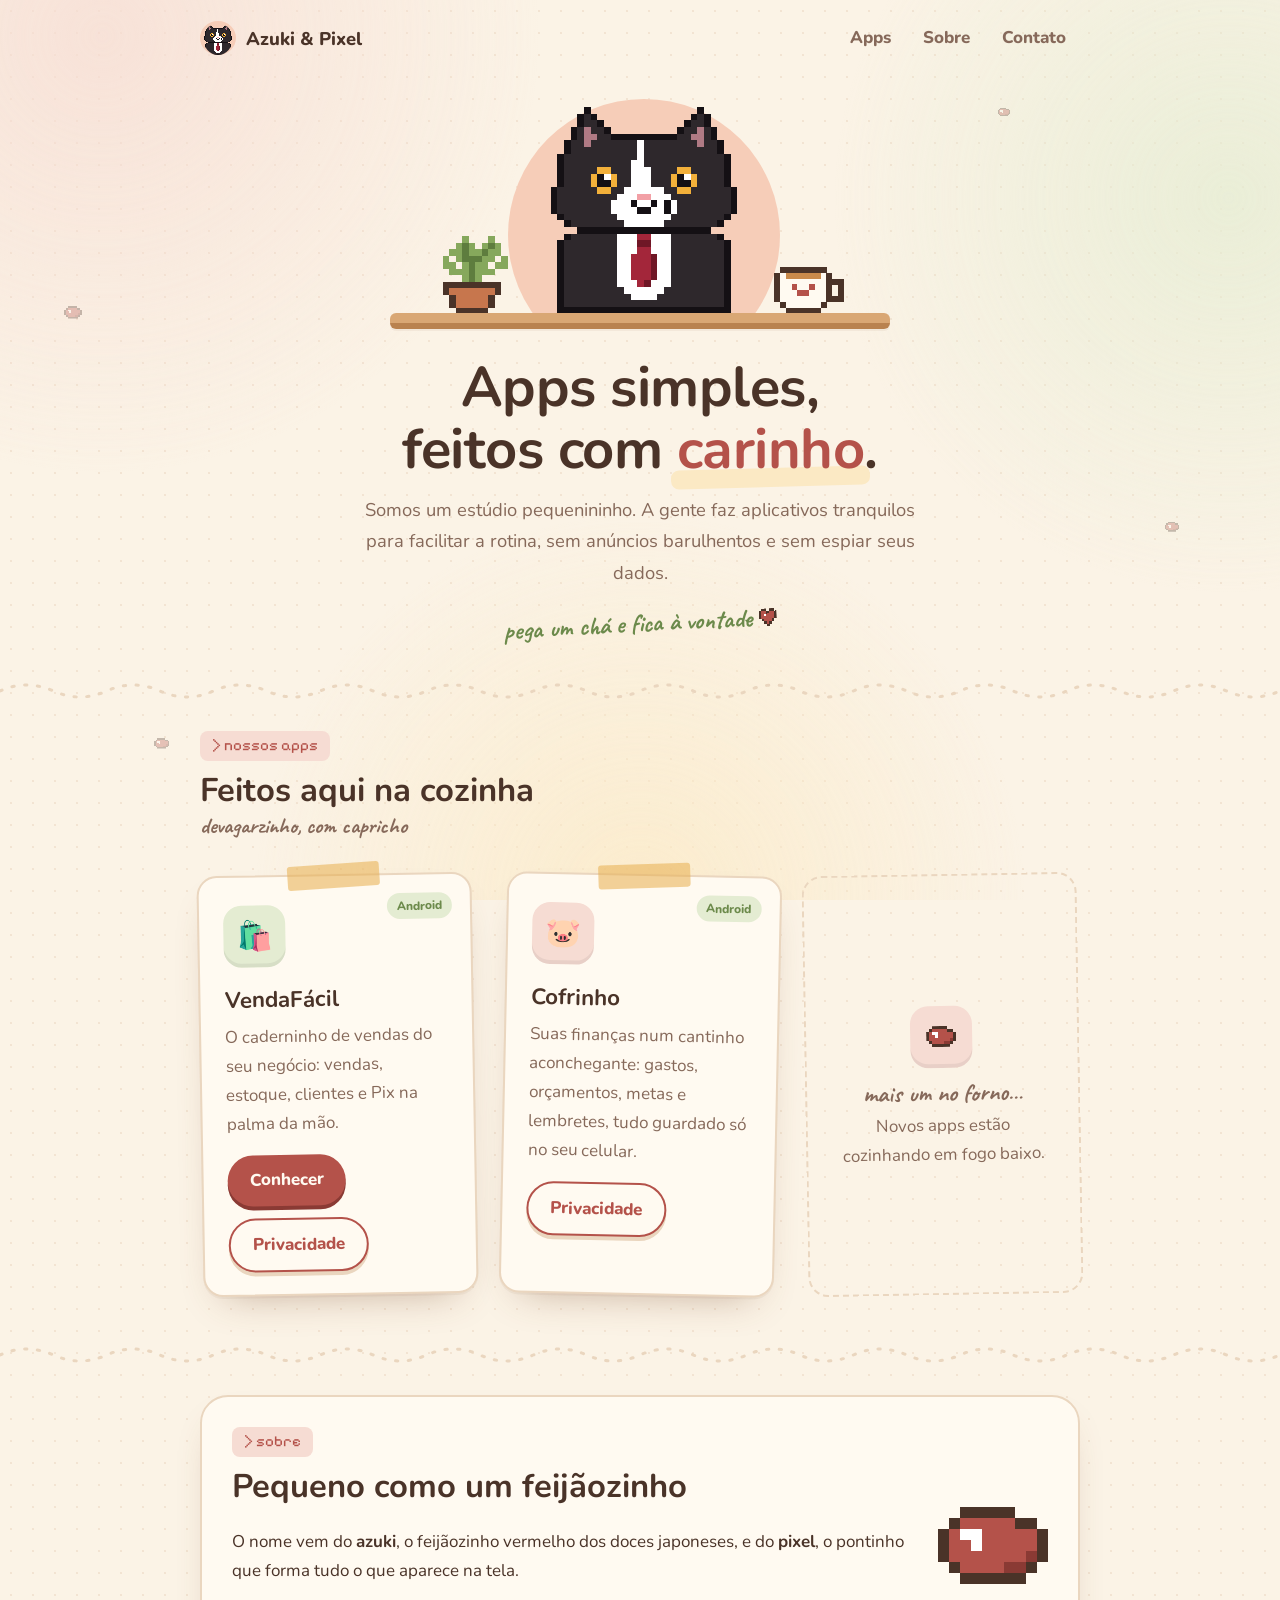
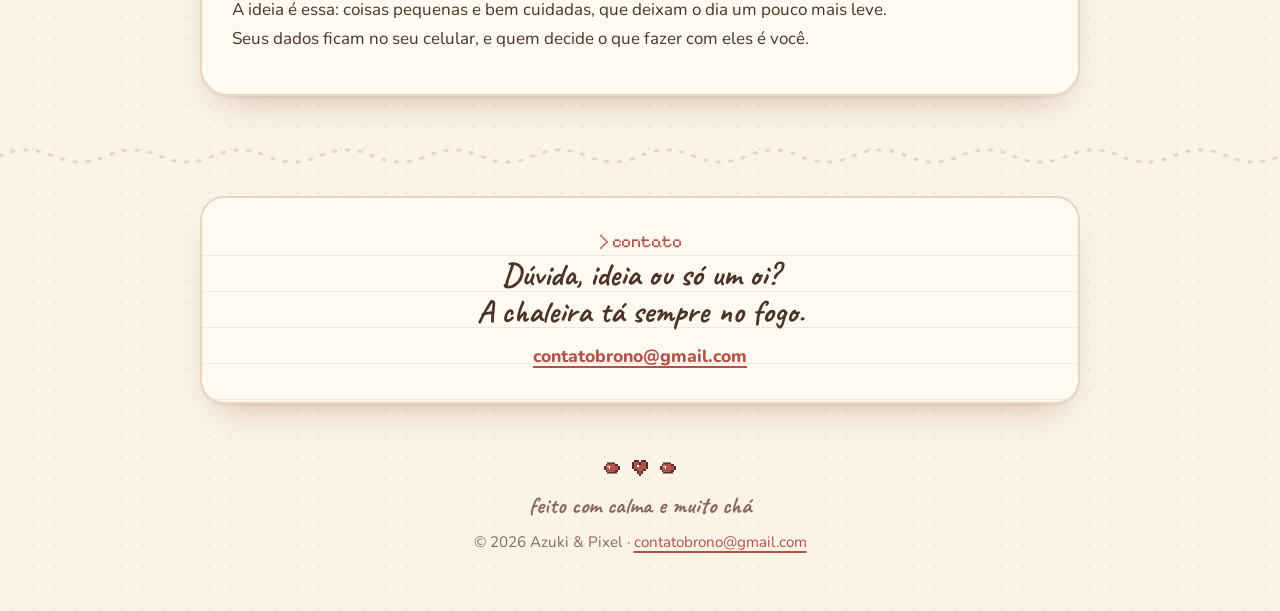
<file: index.html>
<!doctype html>
<html lang="pt-BR">
<head>
<meta charset="utf-8">
<meta name="viewport" content="width=device-width, initial-scale=1">
<meta name="google-site-verification" content="T6PstGKXq-Kohizj6scItd1_d0SS4l4zlcaTF8Y2GSU" />
<meta name="description" content="Azuki & Pixel: um estúdio pequenininho que faz apps simples e aconchegantes para o dia a dia.">
<meta name="theme-color" content="#fbf3e6" media="(prefers-color-scheme: light)">
<meta name="theme-color" content="#241b17" media="(prefers-color-scheme: dark)">
<title>Azuki &amp; Pixel</title>
<link rel="preconnect" href="https://fonts.googleapis.com">
<link rel="preconnect" href="https://fonts.gstatic.com" crossorigin>
<link href="https://fonts.googleapis.com/css2?family=Caveat:wght@700&family=Nunito:wght@400;700;800&family=Pixelify+Sans:wght@500&display=swap" rel="stylesheet">
<link rel="stylesheet" href="style.css">
<link rel="icon" href="data:image/svg+xml,%3Csvg xmlns='http://www.w3.org/2000/svg' viewBox='0 0 5 5' shape-rendering='crispEdges'%3E%3Cpath d='M1 0h3v1h1v3h-1v1h-3v-1h-1v-3h1z' fill='%234a3328'/%3E%3Cpath d='M1 1h3v3h-3z' fill='%23b4524a'/%3E%3Cpath d='M2 2h1v1h-1z' fill='%23fff'/%3E%3C/svg%3E">
</head>
<body>
<svg width="0" height="0" style="position:absolute" aria-hidden="true"><defs><symbol id="px-gato" viewBox="0 0 30 31"><rect x="6" y="0" width="1.02" height="1.02" fill="#141014"/><rect x="23" y="0" width="1.02" height="1.02" fill="#141014"/><rect x="5" y="1" width="1.02" height="1.02" fill="#141014"/><rect x="6" y="1" width="1.02" height="1.02" fill="#2e282c"/><rect x="7" y="1" width="1.02" height="1.02" fill="#141014"/><rect x="22" y="1" width="1.02" height="1.02" fill="#141014"/><rect x="23" y="1" width="1.02" height="1.02" fill="#2e282c"/><rect x="24" y="1" width="1.02" height="1.02" fill="#141014"/><rect x="5" y="2" width="1.02" height="1.02" fill="#141014"/><rect x="6" y="2" width="1.02" height="1.02" fill="#2e282c"/><rect x="7" y="2" width="1.02" height="1.02" fill="#2e282c"/><rect x="8" y="2" width="1.02" height="1.02" fill="#141014"/><rect x="21" y="2" width="1.02" height="1.02" fill="#141014"/><rect x="22" y="2" width="1.02" height="1.02" fill="#2e282c"/><rect x="23" y="2" width="1.02" height="1.02" fill="#2e282c"/><rect x="24" y="2" width="1.02" height="1.02" fill="#141014"/><rect x="4" y="3" width="1.02" height="1.02" fill="#141014"/><rect x="5" y="3" width="1.02" height="1.02" fill="#2e282c"/><rect x="6" y="3" width="1.02" height="1.02" fill="#b07a84"/><rect x="7" y="3" width="1.02" height="1.02" fill="#2e282c"/><rect x="8" y="3" width="1.02" height="1.02" fill="#2e282c"/><rect x="9" y="3" width="1.02" height="1.02" fill="#141014"/><rect x="20" y="3" width="1.02" height="1.02" fill="#141014"/><rect x="21" y="3" width="1.02" height="1.02" fill="#2e282c"/><rect x="22" y="3" width="1.02" height="1.02" fill="#2e282c"/><rect x="23" y="3" width="1.02" height="1.02" fill="#b07a84"/><rect x="24" y="3" width="1.02" height="1.02" fill="#2e282c"/><rect x="25" y="3" width="1.02" height="1.02" fill="#141014"/><rect x="4" y="4" width="1.02" height="1.02" fill="#141014"/><rect x="5" y="4" width="1.02" height="1.02" fill="#2e282c"/><rect x="6" y="4" width="1.02" height="1.02" fill="#b07a84"/><rect x="7" y="4" width="1.02" height="1.02" fill="#b07a84"/><rect x="8" y="4" width="1.02" height="1.02" fill="#2e282c"/><rect x="9" y="4" width="1.02" height="1.02" fill="#2e282c"/><rect x="10" y="4" width="1.02" height="1.02" fill="#141014"/><rect x="11" y="4" width="1.02" height="1.02" fill="#141014"/><rect x="12" y="4" width="1.02" height="1.02" fill="#141014"/><rect x="13" y="4" width="1.02" height="1.02" fill="#141014"/><rect x="14" y="4" width="1.02" height="1.02" fill="#141014"/><rect x="15" y="4" width="1.02" height="1.02" fill="#141014"/><rect x="16" y="4" width="1.02" height="1.02" fill="#141014"/><rect x="17" y="4" width="1.02" height="1.02" fill="#141014"/><rect x="18" y="4" width="1.02" height="1.02" fill="#141014"/><rect x="19" y="4" width="1.02" height="1.02" fill="#141014"/><rect x="20" y="4" width="1.02" height="1.02" fill="#2e282c"/><rect x="21" y="4" width="1.02" height="1.02" fill="#2e282c"/><rect x="22" y="4" width="1.02" height="1.02" fill="#b07a84"/><rect x="23" y="4" width="1.02" height="1.02" fill="#b07a84"/><rect x="24" y="4" width="1.02" height="1.02" fill="#2e282c"/><rect x="25" y="4" width="1.02" height="1.02" fill="#141014"/><rect x="3" y="5" width="1.02" height="1.02" fill="#141014"/><rect x="4" y="5" width="1.02" height="1.02" fill="#2e282c"/><rect x="5" y="5" width="1.02" height="1.02" fill="#2e282c"/><rect x="6" y="5" width="1.02" height="1.02" fill="#b07a84"/><rect x="7" y="5" width="1.02" height="1.02" fill="#2e282c"/><rect x="8" y="5" width="1.02" height="1.02" fill="#2e282c"/><rect x="9" y="5" width="1.02" height="1.02" fill="#2e282c"/><rect x="10" y="5" width="1.02" height="1.02" fill="#2e282c"/><rect x="11" y="5" width="1.02" height="1.02" fill="#2e282c"/><rect x="12" y="5" width="1.02" height="1.02" fill="#2e282c"/><rect x="13" y="5" width="1.02" height="1.02" fill="#2e282c"/><rect x="14" y="5" width="1.02" height="1.02" fill="#fff"/><rect x="15" y="5" width="1.02" height="1.02" fill="#2e282c"/><rect x="16" y="5" width="1.02" height="1.02" fill="#2e282c"/><rect x="17" y="5" width="1.02" height="1.02" fill="#2e282c"/><rect x="18" y="5" width="1.02" height="1.02" fill="#2e282c"/><rect x="19" y="5" width="1.02" height="1.02" fill="#2e282c"/><rect x="20" y="5" width="1.02" height="1.02" fill="#2e282c"/><rect x="21" y="5" width="1.02" height="1.02" fill="#2e282c"/><rect x="22" y="5" width="1.02" height="1.02" fill="#2e282c"/><rect x="23" y="5" width="1.02" height="1.02" fill="#b07a84"/><rect x="24" y="5" width="1.02" height="1.02" fill="#2e282c"/><rect x="25" y="5" width="1.02" height="1.02" fill="#2e282c"/><rect x="26" y="5" width="1.02" height="1.02" fill="#141014"/><rect x="3" y="6" width="1.02" height="1.02" fill="#141014"/><rect x="4" y="6" width="1.02" height="1.02" fill="#2e282c"/><rect x="5" y="6" width="1.02" height="1.02" fill="#2e282c"/><rect x="6" y="6" width="1.02" height="1.02" fill="#2e282c"/><rect x="7" y="6" width="1.02" height="1.02" fill="#2e282c"/><rect x="8" y="6" width="1.02" height="1.02" fill="#2e282c"/><rect x="9" y="6" width="1.02" height="1.02" fill="#2e282c"/><rect x="10" y="6" width="1.02" height="1.02" fill="#2e282c"/><rect x="11" y="6" width="1.02" height="1.02" fill="#2e282c"/><rect x="12" y="6" width="1.02" height="1.02" fill="#2e282c"/><rect x="13" y="6" width="1.02" height="1.02" fill="#2e282c"/><rect x="14" y="6" width="1.02" height="1.02" fill="#fff"/><rect x="15" y="6" width="1.02" height="1.02" fill="#2e282c"/><rect x="16" y="6" width="1.02" height="1.02" fill="#2e282c"/><rect x="17" y="6" width="1.02" height="1.02" fill="#2e282c"/><rect x="18" y="6" width="1.02" height="1.02" fill="#2e282c"/><rect x="19" y="6" width="1.02" height="1.02" fill="#2e282c"/><rect x="20" y="6" width="1.02" height="1.02" fill="#2e282c"/><rect x="21" y="6" width="1.02" height="1.02" fill="#2e282c"/><rect x="22" y="6" width="1.02" height="1.02" fill="#2e282c"/><rect x="23" y="6" width="1.02" height="1.02" fill="#2e282c"/><rect x="24" y="6" width="1.02" height="1.02" fill="#2e282c"/><rect x="25" y="6" width="1.02" height="1.02" fill="#2e282c"/><rect x="26" y="6" width="1.02" height="1.02" fill="#141014"/><rect x="2" y="7" width="1.02" height="1.02" fill="#141014"/><rect x="3" y="7" width="1.02" height="1.02" fill="#2e282c"/><rect x="4" y="7" width="1.02" height="1.02" fill="#2e282c"/><rect x="5" y="7" width="1.02" height="1.02" fill="#2e282c"/><rect x="6" y="7" width="1.02" height="1.02" fill="#2e282c"/><rect x="7" y="7" width="1.02" height="1.02" fill="#2e282c"/><rect x="8" y="7" width="1.02" height="1.02" fill="#2e282c"/><rect x="9" y="7" width="1.02" height="1.02" fill="#2e282c"/><rect x="10" y="7" width="1.02" height="1.02" fill="#2e282c"/><rect x="11" y="7" width="1.02" height="1.02" fill="#2e282c"/><rect x="12" y="7" width="1.02" height="1.02" fill="#2e282c"/><rect x="13" y="7" width="1.02" height="1.02" fill="#2e282c"/><rect x="14" y="7" width="1.02" height="1.02" fill="#fff"/><rect x="15" y="7" width="1.02" height="1.02" fill="#2e282c"/><rect x="16" y="7" width="1.02" height="1.02" fill="#2e282c"/><rect x="17" y="7" width="1.02" height="1.02" fill="#2e282c"/><rect x="18" y="7" width="1.02" height="1.02" fill="#2e282c"/><rect x="19" y="7" width="1.02" height="1.02" fill="#2e282c"/><rect x="20" y="7" width="1.02" height="1.02" fill="#2e282c"/><rect x="21" y="7" width="1.02" height="1.02" fill="#2e282c"/><rect x="22" y="7" width="1.02" height="1.02" fill="#2e282c"/><rect x="23" y="7" width="1.02" height="1.02" fill="#2e282c"/><rect x="24" y="7" width="1.02" height="1.02" fill="#2e282c"/><rect x="25" y="7" width="1.02" height="1.02" fill="#2e282c"/><rect x="26" y="7" width="1.02" height="1.02" fill="#2e282c"/><rect x="27" y="7" width="1.02" height="1.02" fill="#141014"/><rect x="2" y="8" width="1.02" height="1.02" fill="#141014"/><rect x="3" y="8" width="1.02" height="1.02" fill="#2e282c"/><rect x="4" y="8" width="1.02" height="1.02" fill="#2e282c"/><rect x="5" y="8" width="1.02" height="1.02" fill="#2e282c"/><rect x="6" y="8" width="1.02" height="1.02" fill="#2e282c"/><rect x="7" y="8" width="1.02" height="1.02" fill="#2e282c"/><rect x="8" y="8" width="1.02" height="1.02" fill="#2e282c"/><rect x="9" y="8" width="1.02" height="1.02" fill="#2e282c"/><rect x="10" y="8" width="1.02" height="1.02" fill="#2e282c"/><rect x="11" y="8" width="1.02" height="1.02" fill="#2e282c"/><rect x="12" y="8" width="1.02" height="1.02" fill="#2e282c"/><rect x="13" y="8" width="1.02" height="1.02" fill="#fff"/><rect x="14" y="8" width="1.02" height="1.02" fill="#fff"/><rect x="15" y="8" width="1.02" height="1.02" fill="#2e282c"/><rect x="16" y="8" width="1.02" height="1.02" fill="#2e282c"/><rect x="17" y="8" width="1.02" height="1.02" fill="#2e282c"/><rect x="18" y="8" width="1.02" height="1.02" fill="#2e282c"/><rect x="19" y="8" width="1.02" height="1.02" fill="#2e282c"/><rect x="20" y="8" width="1.02" height="1.02" fill="#2e282c"/><rect x="21" y="8" width="1.02" height="1.02" fill="#2e282c"/><rect x="22" y="8" width="1.02" height="1.02" fill="#2e282c"/><rect x="23" y="8" width="1.02" height="1.02" fill="#2e282c"/><rect x="24" y="8" width="1.02" height="1.02" fill="#2e282c"/><rect x="25" y="8" width="1.02" height="1.02" fill="#2e282c"/><rect x="26" y="8" width="1.02" height="1.02" fill="#2e282c"/><rect x="27" y="8" width="1.02" height="1.02" fill="#141014"/><rect x="2" y="9" width="1.02" height="1.02" fill="#141014"/><rect x="3" y="9" width="1.02" height="1.02" fill="#2e282c"/><rect x="4" y="9" width="1.02" height="1.02" fill="#2e282c"/><rect x="5" y="9" width="1.02" height="1.02" fill="#2e282c"/><rect x="6" y="9" width="1.02" height="1.02" fill="#2e282c"/><rect x="7" y="9" width="1.02" height="1.02" fill="#2e282c"/><rect x="8" y="9" width="1.02" height="1.02" fill="#f2b03a"/><rect x="9" y="9" width="1.02" height="1.02" fill="#f2b03a"/><rect x="10" y="9" width="1.02" height="1.02" fill="#2e282c"/><rect x="11" y="9" width="1.02" height="1.02" fill="#2e282c"/><rect x="12" y="9" width="1.02" height="1.02" fill="#2e282c"/><rect x="13" y="9" width="1.02" height="1.02" fill="#fff"/><rect x="14" y="9" width="1.02" height="1.02" fill="#fff"/><rect x="15" y="9" width="1.02" height="1.02" fill="#fff"/><rect x="16" y="9" width="1.02" height="1.02" fill="#2e282c"/><rect x="17" y="9" width="1.02" height="1.02" fill="#2e282c"/><rect x="18" y="9" width="1.02" height="1.02" fill="#2e282c"/><rect x="19" y="9" width="1.02" height="1.02" fill="#2e282c"/><rect x="20" y="9" width="1.02" height="1.02" fill="#f2b03a"/><rect x="21" y="9" width="1.02" height="1.02" fill="#f2b03a"/><rect x="22" y="9" width="1.02" height="1.02" fill="#2e282c"/><rect x="23" y="9" width="1.02" height="1.02" fill="#2e282c"/><rect x="24" y="9" width="1.02" height="1.02" fill="#2e282c"/><rect x="25" y="9" width="1.02" height="1.02" fill="#2e282c"/><rect x="26" y="9" width="1.02" height="1.02" fill="#2e282c"/><rect x="27" y="9" width="1.02" height="1.02" fill="#141014"/><rect x="2" y="10" width="1.02" height="1.02" fill="#141014"/><rect x="3" y="10" width="1.02" height="1.02" fill="#2e282c"/><rect x="4" y="10" width="1.02" height="1.02" fill="#2e282c"/><rect x="5" y="10" width="1.02" height="1.02" fill="#2e282c"/><rect x="6" y="10" width="1.02" height="1.02" fill="#2e282c"/><rect x="7" y="10" width="1.02" height="1.02" fill="#f2b03a"/><rect x="8" y="10" width="1.02" height="1.02" fill="#141014"/><rect x="9" y="10" width="1.02" height="1.02" fill="#fff"/><rect x="10" y="10" width="1.02" height="1.02" fill="#f2b03a"/><rect x="11" y="10" width="1.02" height="1.02" fill="#2e282c"/><rect x="12" y="10" width="1.02" height="1.02" fill="#2e282c"/><rect x="13" y="10" width="1.02" height="1.02" fill="#fff"/><rect x="14" y="10" width="1.02" height="1.02" fill="#fff"/><rect x="15" y="10" width="1.02" height="1.02" fill="#fff"/><rect x="16" y="10" width="1.02" height="1.02" fill="#2e282c"/><rect x="17" y="10" width="1.02" height="1.02" fill="#2e282c"/><rect x="18" y="10" width="1.02" height="1.02" fill="#2e282c"/><rect x="19" y="10" width="1.02" height="1.02" fill="#f2b03a"/><rect x="20" y="10" width="1.02" height="1.02" fill="#141014"/><rect x="21" y="10" width="1.02" height="1.02" fill="#fff"/><rect x="22" y="10" width="1.02" height="1.02" fill="#f2b03a"/><rect x="23" y="10" width="1.02" height="1.02" fill="#2e282c"/><rect x="24" y="10" width="1.02" height="1.02" fill="#2e282c"/><rect x="25" y="10" width="1.02" height="1.02" fill="#2e282c"/><rect x="26" y="10" width="1.02" height="1.02" fill="#2e282c"/><rect x="27" y="10" width="1.02" height="1.02" fill="#141014"/><rect x="2" y="11" width="1.02" height="1.02" fill="#141014"/><rect x="3" y="11" width="1.02" height="1.02" fill="#2e282c"/><rect x="4" y="11" width="1.02" height="1.02" fill="#2e282c"/><rect x="5" y="11" width="1.02" height="1.02" fill="#2e282c"/><rect x="6" y="11" width="1.02" height="1.02" fill="#2e282c"/><rect x="7" y="11" width="1.02" height="1.02" fill="#f2b03a"/><rect x="8" y="11" width="1.02" height="1.02" fill="#141014"/><rect x="9" y="11" width="1.02" height="1.02" fill="#141014"/><rect x="10" y="11" width="1.02" height="1.02" fill="#f2b03a"/><rect x="11" y="11" width="1.02" height="1.02" fill="#2e282c"/><rect x="12" y="11" width="1.02" height="1.02" fill="#2e282c"/><rect x="13" y="11" width="1.02" height="1.02" fill="#fff"/><rect x="14" y="11" width="1.02" height="1.02" fill="#fff"/><rect x="15" y="11" width="1.02" height="1.02" fill="#fff"/><rect x="16" y="11" width="1.02" height="1.02" fill="#2e282c"/><rect x="17" y="11" width="1.02" height="1.02" fill="#2e282c"/><rect x="18" y="11" width="1.02" height="1.02" fill="#2e282c"/><rect x="19" y="11" width="1.02" height="1.02" fill="#f2b03a"/><rect x="20" y="11" width="1.02" height="1.02" fill="#141014"/><rect x="21" y="11" width="1.02" height="1.02" fill="#141014"/><rect x="22" y="11" width="1.02" height="1.02" fill="#f2b03a"/><rect x="23" y="11" width="1.02" height="1.02" fill="#2e282c"/><rect x="24" y="11" width="1.02" height="1.02" fill="#2e282c"/><rect x="25" y="11" width="1.02" height="1.02" fill="#2e282c"/><rect x="26" y="11" width="1.02" height="1.02" fill="#2e282c"/><rect x="27" y="11" width="1.02" height="1.02" fill="#141014"/><rect x="1" y="12" width="1.02" height="1.02" fill="#141014"/><rect x="2" y="12" width="1.02" height="1.02" fill="#2e282c"/><rect x="3" y="12" width="1.02" height="1.02" fill="#2e282c"/><rect x="4" y="12" width="1.02" height="1.02" fill="#2e282c"/><rect x="5" y="12" width="1.02" height="1.02" fill="#2e282c"/><rect x="6" y="12" width="1.02" height="1.02" fill="#2e282c"/><rect x="7" y="12" width="1.02" height="1.02" fill="#2e282c"/><rect x="8" y="12" width="1.02" height="1.02" fill="#f2b03a"/><rect x="9" y="12" width="1.02" height="1.02" fill="#f2b03a"/><rect x="10" y="12" width="1.02" height="1.02" fill="#2e282c"/><rect x="11" y="12" width="1.02" height="1.02" fill="#2e282c"/><rect x="12" y="12" width="1.02" height="1.02" fill="#fff"/><rect x="13" y="12" width="1.02" height="1.02" fill="#fff"/><rect x="14" y="12" width="1.02" height="1.02" fill="#fff"/><rect x="15" y="12" width="1.02" height="1.02" fill="#fff"/><rect x="16" y="12" width="1.02" height="1.02" fill="#fff"/><rect x="17" y="12" width="1.02" height="1.02" fill="#fff"/><rect x="18" y="12" width="1.02" height="1.02" fill="#2e282c"/><rect x="19" y="12" width="1.02" height="1.02" fill="#2e282c"/><rect x="20" y="12" width="1.02" height="1.02" fill="#f2b03a"/><rect x="21" y="12" width="1.02" height="1.02" fill="#f2b03a"/><rect x="22" y="12" width="1.02" height="1.02" fill="#2e282c"/><rect x="23" y="12" width="1.02" height="1.02" fill="#2e282c"/><rect x="24" y="12" width="1.02" height="1.02" fill="#2e282c"/><rect x="25" y="12" width="1.02" height="1.02" fill="#2e282c"/><rect x="26" y="12" width="1.02" height="1.02" fill="#2e282c"/><rect x="27" y="12" width="1.02" height="1.02" fill="#2e282c"/><rect x="28" y="12" width="1.02" height="1.02" fill="#141014"/><rect x="1" y="13" width="1.02" height="1.02" fill="#141014"/><rect x="2" y="13" width="1.02" height="1.02" fill="#2e282c"/><rect x="3" y="13" width="1.02" height="1.02" fill="#2e282c"/><rect x="4" y="13" width="1.02" height="1.02" fill="#2e282c"/><rect x="5" y="13" width="1.02" height="1.02" fill="#2e282c"/><rect x="6" y="13" width="1.02" height="1.02" fill="#2e282c"/><rect x="7" y="13" width="1.02" height="1.02" fill="#2e282c"/><rect x="8" y="13" width="1.02" height="1.02" fill="#2e282c"/><rect x="9" y="13" width="1.02" height="1.02" fill="#2e282c"/><rect x="10" y="13" width="1.02" height="1.02" fill="#2e282c"/><rect x="11" y="13" width="1.02" height="1.02" fill="#fff"/><rect x="12" y="13" width="1.02" height="1.02" fill="#fff"/><rect x="13" y="13" width="1.02" height="1.02" fill="#fff"/><rect x="14" y="13" width="1.02" height="1.02" fill="#f2a0a6"/><rect x="15" y="13" width="1.02" height="1.02" fill="#f2a0a6"/><rect x="16" y="13" width="1.02" height="1.02" fill="#fff"/><rect x="17" y="13" width="1.02" height="1.02" fill="#fff"/><rect x="18" y="13" width="1.02" height="1.02" fill="#fff"/><rect x="19" y="13" width="1.02" height="1.02" fill="#2e282c"/><rect x="20" y="13" width="1.02" height="1.02" fill="#2e282c"/><rect x="21" y="13" width="1.02" height="1.02" fill="#2e282c"/><rect x="22" y="13" width="1.02" height="1.02" fill="#2e282c"/><rect x="23" y="13" width="1.02" height="1.02" fill="#2e282c"/><rect x="24" y="13" width="1.02" height="1.02" fill="#2e282c"/><rect x="25" y="13" width="1.02" height="1.02" fill="#2e282c"/><rect x="26" y="13" width="1.02" height="1.02" fill="#2e282c"/><rect x="27" y="13" width="1.02" height="1.02" fill="#2e282c"/><rect x="28" y="13" width="1.02" height="1.02" fill="#141014"/><rect x="1" y="14" width="1.02" height="1.02" fill="#141014"/><rect x="2" y="14" width="1.02" height="1.02" fill="#2e282c"/><rect x="3" y="14" width="1.02" height="1.02" fill="#2e282c"/><rect x="4" y="14" width="1.02" height="1.02" fill="#2e282c"/><rect x="5" y="14" width="1.02" height="1.02" fill="#2e282c"/><rect x="6" y="14" width="1.02" height="1.02" fill="#2e282c"/><rect x="7" y="14" width="1.02" height="1.02" fill="#2e282c"/><rect x="8" y="14" width="1.02" height="1.02" fill="#2e282c"/><rect x="9" y="14" width="1.02" height="1.02" fill="#2e282c"/><rect x="10" y="14" width="1.02" height="1.02" fill="#fff"/><rect x="11" y="14" width="1.02" height="1.02" fill="#fff"/><rect x="12" y="14" width="1.02" height="1.02" fill="#fff"/><rect x="13" y="14" width="1.02" height="1.02" fill="#141014"/><rect x="14" y="14" width="1.02" height="1.02" fill="#fff"/><rect x="15" y="14" width="1.02" height="1.02" fill="#fff"/><rect x="16" y="14" width="1.02" height="1.02" fill="#141014"/><rect x="17" y="14" width="1.02" height="1.02" fill="#fff"/><rect x="18" y="14" width="1.02" height="1.02" fill="#141014"/><rect x="19" y="14" width="1.02" height="1.02" fill="#fff"/><rect x="20" y="14" width="1.02" height="1.02" fill="#2e282c"/><rect x="21" y="14" width="1.02" height="1.02" fill="#2e282c"/><rect x="22" y="14" width="1.02" height="1.02" fill="#2e282c"/><rect x="23" y="14" width="1.02" height="1.02" fill="#2e282c"/><rect x="24" y="14" width="1.02" height="1.02" fill="#2e282c"/><rect x="25" y="14" width="1.02" height="1.02" fill="#2e282c"/><rect x="26" y="14" width="1.02" height="1.02" fill="#2e282c"/><rect x="27" y="14" width="1.02" height="1.02" fill="#2e282c"/><rect x="28" y="14" width="1.02" height="1.02" fill="#141014"/><rect x="1" y="15" width="1.02" height="1.02" fill="#141014"/><rect x="2" y="15" width="1.02" height="1.02" fill="#2e282c"/><rect x="3" y="15" width="1.02" height="1.02" fill="#2e282c"/><rect x="4" y="15" width="1.02" height="1.02" fill="#2e282c"/><rect x="5" y="15" width="1.02" height="1.02" fill="#2e282c"/><rect x="6" y="15" width="1.02" height="1.02" fill="#2e282c"/><rect x="7" y="15" width="1.02" height="1.02" fill="#2e282c"/><rect x="8" y="15" width="1.02" height="1.02" fill="#2e282c"/><rect x="9" y="15" width="1.02" height="1.02" fill="#2e282c"/><rect x="10" y="15" width="1.02" height="1.02" fill="#fff"/><rect x="11" y="15" width="1.02" height="1.02" fill="#fff"/><rect x="12" y="15" width="1.02" height="1.02" fill="#fff"/><rect x="13" y="15" width="1.02" height="1.02" fill="#fff"/><rect x="14" y="15" width="1.02" height="1.02" fill="#141014"/><rect x="15" y="15" width="1.02" height="1.02" fill="#141014"/><rect x="16" y="15" width="1.02" height="1.02" fill="#fff"/><rect x="17" y="15" width="1.02" height="1.02" fill="#fff"/><rect x="18" y="15" width="1.02" height="1.02" fill="#141014"/><rect x="19" y="15" width="1.02" height="1.02" fill="#fff"/><rect x="20" y="15" width="1.02" height="1.02" fill="#2e282c"/><rect x="21" y="15" width="1.02" height="1.02" fill="#2e282c"/><rect x="22" y="15" width="1.02" height="1.02" fill="#2e282c"/><rect x="23" y="15" width="1.02" height="1.02" fill="#2e282c"/><rect x="24" y="15" width="1.02" height="1.02" fill="#2e282c"/><rect x="25" y="15" width="1.02" height="1.02" fill="#2e282c"/><rect x="26" y="15" width="1.02" height="1.02" fill="#2e282c"/><rect x="27" y="15" width="1.02" height="1.02" fill="#2e282c"/><rect x="28" y="15" width="1.02" height="1.02" fill="#141014"/><rect x="2" y="16" width="1.02" height="1.02" fill="#141014"/><rect x="3" y="16" width="1.02" height="1.02" fill="#2e282c"/><rect x="4" y="16" width="1.02" height="1.02" fill="#2e282c"/><rect x="5" y="16" width="1.02" height="1.02" fill="#2e282c"/><rect x="6" y="16" width="1.02" height="1.02" fill="#2e282c"/><rect x="7" y="16" width="1.02" height="1.02" fill="#2e282c"/><rect x="8" y="16" width="1.02" height="1.02" fill="#2e282c"/><rect x="9" y="16" width="1.02" height="1.02" fill="#2e282c"/><rect x="10" y="16" width="1.02" height="1.02" fill="#2e282c"/><rect x="11" y="16" width="1.02" height="1.02" fill="#fff"/><rect x="12" y="16" width="1.02" height="1.02" fill="#fff"/><rect x="13" y="16" width="1.02" height="1.02" fill="#fff"/><rect x="14" y="16" width="1.02" height="1.02" fill="#fff"/><rect x="15" y="16" width="1.02" height="1.02" fill="#fff"/><rect x="16" y="16" width="1.02" height="1.02" fill="#fff"/><rect x="17" y="16" width="1.02" height="1.02" fill="#fff"/><rect x="18" y="16" width="1.02" height="1.02" fill="#fff"/><rect x="19" y="16" width="1.02" height="1.02" fill="#2e282c"/><rect x="20" y="16" width="1.02" height="1.02" fill="#2e282c"/><rect x="21" y="16" width="1.02" height="1.02" fill="#2e282c"/><rect x="22" y="16" width="1.02" height="1.02" fill="#2e282c"/><rect x="23" y="16" width="1.02" height="1.02" fill="#2e282c"/><rect x="24" y="16" width="1.02" height="1.02" fill="#2e282c"/><rect x="25" y="16" width="1.02" height="1.02" fill="#2e282c"/><rect x="26" y="16" width="1.02" height="1.02" fill="#2e282c"/><rect x="27" y="16" width="1.02" height="1.02" fill="#141014"/><rect x="3" y="17" width="1.02" height="1.02" fill="#141014"/><rect x="4" y="17" width="1.02" height="1.02" fill="#2e282c"/><rect x="5" y="17" width="1.02" height="1.02" fill="#2e282c"/><rect x="6" y="17" width="1.02" height="1.02" fill="#2e282c"/><rect x="7" y="17" width="1.02" height="1.02" fill="#2e282c"/><rect x="8" y="17" width="1.02" height="1.02" fill="#2e282c"/><rect x="9" y="17" width="1.02" height="1.02" fill="#2e282c"/><rect x="10" y="17" width="1.02" height="1.02" fill="#2e282c"/><rect x="11" y="17" width="1.02" height="1.02" fill="#2e282c"/><rect x="12" y="17" width="1.02" height="1.02" fill="#fff"/><rect x="13" y="17" width="1.02" height="1.02" fill="#fff"/><rect x="14" y="17" width="1.02" height="1.02" fill="#fff"/><rect x="15" y="17" width="1.02" height="1.02" fill="#fff"/><rect x="16" y="17" width="1.02" height="1.02" fill="#fff"/><rect x="17" y="17" width="1.02" height="1.02" fill="#fff"/><rect x="18" y="17" width="1.02" height="1.02" fill="#2e282c"/><rect x="19" y="17" width="1.02" height="1.02" fill="#2e282c"/><rect x="20" y="17" width="1.02" height="1.02" fill="#2e282c"/><rect x="21" y="17" width="1.02" height="1.02" fill="#2e282c"/><rect x="22" y="17" width="1.02" height="1.02" fill="#2e282c"/><rect x="23" y="17" width="1.02" height="1.02" fill="#2e282c"/><rect x="24" y="17" width="1.02" height="1.02" fill="#2e282c"/><rect x="25" y="17" width="1.02" height="1.02" fill="#2e282c"/><rect x="26" y="17" width="1.02" height="1.02" fill="#141014"/><rect x="5" y="18" width="1.02" height="1.02" fill="#141014"/><rect x="6" y="18" width="1.02" height="1.02" fill="#141014"/><rect x="7" y="18" width="1.02" height="1.02" fill="#141014"/><rect x="8" y="18" width="1.02" height="1.02" fill="#141014"/><rect x="9" y="18" width="1.02" height="1.02" fill="#141014"/><rect x="10" y="18" width="1.02" height="1.02" fill="#141014"/><rect x="11" y="18" width="1.02" height="1.02" fill="#141014"/><rect x="12" y="18" width="1.02" height="1.02" fill="#141014"/><rect x="13" y="18" width="1.02" height="1.02" fill="#141014"/><rect x="14" y="18" width="1.02" height="1.02" fill="#141014"/><rect x="15" y="18" width="1.02" height="1.02" fill="#141014"/><rect x="16" y="18" width="1.02" height="1.02" fill="#141014"/><rect x="17" y="18" width="1.02" height="1.02" fill="#141014"/><rect x="18" y="18" width="1.02" height="1.02" fill="#141014"/><rect x="19" y="18" width="1.02" height="1.02" fill="#141014"/><rect x="20" y="18" width="1.02" height="1.02" fill="#141014"/><rect x="21" y="18" width="1.02" height="1.02" fill="#141014"/><rect x="22" y="18" width="1.02" height="1.02" fill="#141014"/><rect x="23" y="18" width="1.02" height="1.02" fill="#141014"/><rect x="24" y="18" width="1.02" height="1.02" fill="#141014"/><rect x="3" y="19" width="1.02" height="1.02" fill="#141014"/><rect x="4" y="19" width="1.02" height="1.02" fill="#2e282c"/><rect x="5" y="19" width="1.02" height="1.02" fill="#2e282c"/><rect x="6" y="19" width="1.02" height="1.02" fill="#2e282c"/><rect x="7" y="19" width="1.02" height="1.02" fill="#2e282c"/><rect x="8" y="19" width="1.02" height="1.02" fill="#2e282c"/><rect x="9" y="19" width="1.02" height="1.02" fill="#2e282c"/><rect x="10" y="19" width="1.02" height="1.02" fill="#2e282c"/><rect x="11" y="19" width="1.02" height="1.02" fill="#fff"/><rect x="12" y="19" width="1.02" height="1.02" fill="#fff"/><rect x="13" y="19" width="1.02" height="1.02" fill="#fff"/><rect x="14" y="19" width="1.02" height="1.02" fill="#a3263a"/><rect x="15" y="19" width="1.02" height="1.02" fill="#a3263a"/><rect x="16" y="19" width="1.02" height="1.02" fill="#fff"/><rect x="17" y="19" width="1.02" height="1.02" fill="#fff"/><rect x="18" y="19" width="1.02" height="1.02" fill="#fff"/><rect x="19" y="19" width="1.02" height="1.02" fill="#2e282c"/><rect x="20" y="19" width="1.02" height="1.02" fill="#2e282c"/><rect x="21" y="19" width="1.02" height="1.02" fill="#2e282c"/><rect x="22" y="19" width="1.02" height="1.02" fill="#2e282c"/><rect x="23" y="19" width="1.02" height="1.02" fill="#2e282c"/><rect x="24" y="19" width="1.02" height="1.02" fill="#2e282c"/><rect x="25" y="19" width="1.02" height="1.02" fill="#2e282c"/><rect x="26" y="19" width="1.02" height="1.02" fill="#141014"/><rect x="2" y="20" width="1.02" height="1.02" fill="#141014"/><rect x="3" y="20" width="1.02" height="1.02" fill="#2e282c"/><rect x="4" y="20" width="1.02" height="1.02" fill="#2e282c"/><rect x="5" y="20" width="1.02" height="1.02" fill="#2e282c"/><rect x="6" y="20" width="1.02" height="1.02" fill="#2e282c"/><rect x="7" y="20" width="1.02" height="1.02" fill="#2e282c"/><rect x="8" y="20" width="1.02" height="1.02" fill="#2e282c"/><rect x="9" y="20" width="1.02" height="1.02" fill="#2e282c"/><rect x="10" y="20" width="1.02" height="1.02" fill="#2e282c"/><rect x="11" y="20" width="1.02" height="1.02" fill="#fff"/><rect x="12" y="20" width="1.02" height="1.02" fill="#fff"/><rect x="13" y="20" width="1.02" height="1.02" fill="#fff"/><rect x="14" y="20" width="1.02" height="1.02" fill="#6f1726"/><rect x="15" y="20" width="1.02" height="1.02" fill="#6f1726"/><rect x="16" y="20" width="1.02" height="1.02" fill="#fff"/><rect x="17" y="20" width="1.02" height="1.02" fill="#fff"/><rect x="18" y="20" width="1.02" height="1.02" fill="#fff"/><rect x="19" y="20" width="1.02" height="1.02" fill="#2e282c"/><rect x="20" y="20" width="1.02" height="1.02" fill="#2e282c"/><rect x="21" y="20" width="1.02" height="1.02" fill="#2e282c"/><rect x="22" y="20" width="1.02" height="1.02" fill="#2e282c"/><rect x="23" y="20" width="1.02" height="1.02" fill="#2e282c"/><rect x="24" y="20" width="1.02" height="1.02" fill="#2e282c"/><rect x="25" y="20" width="1.02" height="1.02" fill="#2e282c"/><rect x="26" y="20" width="1.02" height="1.02" fill="#2e282c"/><rect x="27" y="20" width="1.02" height="1.02" fill="#141014"/><rect x="2" y="21" width="1.02" height="1.02" fill="#141014"/><rect x="3" y="21" width="1.02" height="1.02" fill="#2e282c"/><rect x="4" y="21" width="1.02" height="1.02" fill="#2e282c"/><rect x="5" y="21" width="1.02" height="1.02" fill="#2e282c"/><rect x="6" y="21" width="1.02" height="1.02" fill="#2e282c"/><rect x="7" y="21" width="1.02" height="1.02" fill="#2e282c"/><rect x="8" y="21" width="1.02" height="1.02" fill="#2e282c"/><rect x="9" y="21" width="1.02" height="1.02" fill="#2e282c"/><rect x="10" y="21" width="1.02" height="1.02" fill="#2e282c"/><rect x="11" y="21" width="1.02" height="1.02" fill="#fff"/><rect x="12" y="21" width="1.02" height="1.02" fill="#fff"/><rect x="13" y="21" width="1.02" height="1.02" fill="#fff"/><rect x="14" y="21" width="1.02" height="1.02" fill="#a3263a"/><rect x="15" y="21" width="1.02" height="1.02" fill="#a3263a"/><rect x="16" y="21" width="1.02" height="1.02" fill="#fff"/><rect x="17" y="21" width="1.02" height="1.02" fill="#fff"/><rect x="18" y="21" width="1.02" height="1.02" fill="#fff"/><rect x="19" y="21" width="1.02" height="1.02" fill="#2e282c"/><rect x="20" y="21" width="1.02" height="1.02" fill="#2e282c"/><rect x="21" y="21" width="1.02" height="1.02" fill="#2e282c"/><rect x="22" y="21" width="1.02" height="1.02" fill="#2e282c"/><rect x="23" y="21" width="1.02" height="1.02" fill="#2e282c"/><rect x="24" y="21" width="1.02" height="1.02" fill="#2e282c"/><rect x="25" y="21" width="1.02" height="1.02" fill="#2e282c"/><rect x="26" y="21" width="1.02" height="1.02" fill="#2e282c"/><rect x="27" y="21" width="1.02" height="1.02" fill="#141014"/><rect x="2" y="22" width="1.02" height="1.02" fill="#141014"/><rect x="3" y="22" width="1.02" height="1.02" fill="#2e282c"/><rect x="4" y="22" width="1.02" height="1.02" fill="#2e282c"/><rect x="5" y="22" width="1.02" height="1.02" fill="#2e282c"/><rect x="6" y="22" width="1.02" height="1.02" fill="#2e282c"/><rect x="7" y="22" width="1.02" height="1.02" fill="#2e282c"/><rect x="8" y="22" width="1.02" height="1.02" fill="#2e282c"/><rect x="9" y="22" width="1.02" height="1.02" fill="#2e282c"/><rect x="10" y="22" width="1.02" height="1.02" fill="#2e282c"/><rect x="11" y="22" width="1.02" height="1.02" fill="#fff"/><rect x="12" y="22" width="1.02" height="1.02" fill="#fff"/><rect x="13" y="22" width="1.02" height="1.02" fill="#a3263a"/><rect x="14" y="22" width="1.02" height="1.02" fill="#a3263a"/><rect x="15" y="22" width="1.02" height="1.02" fill="#a3263a"/><rect x="16" y="22" width="1.02" height="1.02" fill="#6f1726"/><rect x="17" y="22" width="1.02" height="1.02" fill="#fff"/><rect x="18" y="22" width="1.02" height="1.02" fill="#fff"/><rect x="19" y="22" width="1.02" height="1.02" fill="#2e282c"/><rect x="20" y="22" width="1.02" height="1.02" fill="#2e282c"/><rect x="21" y="22" width="1.02" height="1.02" fill="#2e282c"/><rect x="22" y="22" width="1.02" height="1.02" fill="#2e282c"/><rect x="23" y="22" width="1.02" height="1.02" fill="#2e282c"/><rect x="24" y="22" width="1.02" height="1.02" fill="#2e282c"/><rect x="25" y="22" width="1.02" height="1.02" fill="#2e282c"/><rect x="26" y="22" width="1.02" height="1.02" fill="#2e282c"/><rect x="27" y="22" width="1.02" height="1.02" fill="#141014"/><rect x="2" y="23" width="1.02" height="1.02" fill="#141014"/><rect x="3" y="23" width="1.02" height="1.02" fill="#2e282c"/><rect x="4" y="23" width="1.02" height="1.02" fill="#2e282c"/><rect x="5" y="23" width="1.02" height="1.02" fill="#2e282c"/><rect x="6" y="23" width="1.02" height="1.02" fill="#2e282c"/><rect x="7" y="23" width="1.02" height="1.02" fill="#2e282c"/><rect x="8" y="23" width="1.02" height="1.02" fill="#2e282c"/><rect x="9" y="23" width="1.02" height="1.02" fill="#2e282c"/><rect x="10" y="23" width="1.02" height="1.02" fill="#2e282c"/><rect x="11" y="23" width="1.02" height="1.02" fill="#fff"/><rect x="12" y="23" width="1.02" height="1.02" fill="#fff"/><rect x="13" y="23" width="1.02" height="1.02" fill="#a3263a"/><rect x="14" y="23" width="1.02" height="1.02" fill="#a3263a"/><rect x="15" y="23" width="1.02" height="1.02" fill="#a3263a"/><rect x="16" y="23" width="1.02" height="1.02" fill="#6f1726"/><rect x="17" y="23" width="1.02" height="1.02" fill="#fff"/><rect x="18" y="23" width="1.02" height="1.02" fill="#fff"/><rect x="19" y="23" width="1.02" height="1.02" fill="#2e282c"/><rect x="20" y="23" width="1.02" height="1.02" fill="#2e282c"/><rect x="21" y="23" width="1.02" height="1.02" fill="#2e282c"/><rect x="22" y="23" width="1.02" height="1.02" fill="#2e282c"/><rect x="23" y="23" width="1.02" height="1.02" fill="#2e282c"/><rect x="24" y="23" width="1.02" height="1.02" fill="#2e282c"/><rect x="25" y="23" width="1.02" height="1.02" fill="#2e282c"/><rect x="26" y="23" width="1.02" height="1.02" fill="#2e282c"/><rect x="27" y="23" width="1.02" height="1.02" fill="#141014"/><rect x="2" y="24" width="1.02" height="1.02" fill="#141014"/><rect x="3" y="24" width="1.02" height="1.02" fill="#2e282c"/><rect x="4" y="24" width="1.02" height="1.02" fill="#2e282c"/><rect x="5" y="24" width="1.02" height="1.02" fill="#2e282c"/><rect x="6" y="24" width="1.02" height="1.02" fill="#2e282c"/><rect x="7" y="24" width="1.02" height="1.02" fill="#2e282c"/><rect x="8" y="24" width="1.02" height="1.02" fill="#2e282c"/><rect x="9" y="24" width="1.02" height="1.02" fill="#2e282c"/><rect x="10" y="24" width="1.02" height="1.02" fill="#2e282c"/><rect x="11" y="24" width="1.02" height="1.02" fill="#fff"/><rect x="12" y="24" width="1.02" height="1.02" fill="#fff"/><rect x="13" y="24" width="1.02" height="1.02" fill="#a3263a"/><rect x="14" y="24" width="1.02" height="1.02" fill="#a3263a"/><rect x="15" y="24" width="1.02" height="1.02" fill="#a3263a"/><rect x="16" y="24" width="1.02" height="1.02" fill="#6f1726"/><rect x="17" y="24" width="1.02" height="1.02" fill="#fff"/><rect x="18" y="24" width="1.02" height="1.02" fill="#fff"/><rect x="19" y="24" width="1.02" height="1.02" fill="#2e282c"/><rect x="20" y="24" width="1.02" height="1.02" fill="#2e282c"/><rect x="21" y="24" width="1.02" height="1.02" fill="#2e282c"/><rect x="22" y="24" width="1.02" height="1.02" fill="#2e282c"/><rect x="23" y="24" width="1.02" height="1.02" fill="#2e282c"/><rect x="24" y="24" width="1.02" height="1.02" fill="#2e282c"/><rect x="25" y="24" width="1.02" height="1.02" fill="#2e282c"/><rect x="26" y="24" width="1.02" height="1.02" fill="#2e282c"/><rect x="27" y="24" width="1.02" height="1.02" fill="#141014"/><rect x="2" y="25" width="1.02" height="1.02" fill="#141014"/><rect x="3" y="25" width="1.02" height="1.02" fill="#2e282c"/><rect x="4" y="25" width="1.02" height="1.02" fill="#2e282c"/><rect x="5" y="25" width="1.02" height="1.02" fill="#2e282c"/><rect x="6" y="25" width="1.02" height="1.02" fill="#2e282c"/><rect x="7" y="25" width="1.02" height="1.02" fill="#2e282c"/><rect x="8" y="25" width="1.02" height="1.02" fill="#2e282c"/><rect x="9" y="25" width="1.02" height="1.02" fill="#2e282c"/><rect x="10" y="25" width="1.02" height="1.02" fill="#2e282c"/><rect x="11" y="25" width="1.02" height="1.02" fill="#fff"/><rect x="12" y="25" width="1.02" height="1.02" fill="#fff"/><rect x="13" y="25" width="1.02" height="1.02" fill="#a3263a"/><rect x="14" y="25" width="1.02" height="1.02" fill="#a3263a"/><rect x="15" y="25" width="1.02" height="1.02" fill="#a3263a"/><rect x="16" y="25" width="1.02" height="1.02" fill="#6f1726"/><rect x="17" y="25" width="1.02" height="1.02" fill="#fff"/><rect x="18" y="25" width="1.02" height="1.02" fill="#fff"/><rect x="19" y="25" width="1.02" height="1.02" fill="#2e282c"/><rect x="20" y="25" width="1.02" height="1.02" fill="#2e282c"/><rect x="21" y="25" width="1.02" height="1.02" fill="#2e282c"/><rect x="22" y="25" width="1.02" height="1.02" fill="#2e282c"/><rect x="23" y="25" width="1.02" height="1.02" fill="#2e282c"/><rect x="24" y="25" width="1.02" height="1.02" fill="#2e282c"/><rect x="25" y="25" width="1.02" height="1.02" fill="#2e282c"/><rect x="26" y="25" width="1.02" height="1.02" fill="#2e282c"/><rect x="27" y="25" width="1.02" height="1.02" fill="#141014"/><rect x="2" y="26" width="1.02" height="1.02" fill="#141014"/><rect x="3" y="26" width="1.02" height="1.02" fill="#2e282c"/><rect x="4" y="26" width="1.02" height="1.02" fill="#2e282c"/><rect x="5" y="26" width="1.02" height="1.02" fill="#2e282c"/><rect x="6" y="26" width="1.02" height="1.02" fill="#2e282c"/><rect x="7" y="26" width="1.02" height="1.02" fill="#2e282c"/><rect x="8" y="26" width="1.02" height="1.02" fill="#2e282c"/><rect x="9" y="26" width="1.02" height="1.02" fill="#2e282c"/><rect x="10" y="26" width="1.02" height="1.02" fill="#2e282c"/><rect x="11" y="26" width="1.02" height="1.02" fill="#fff"/><rect x="12" y="26" width="1.02" height="1.02" fill="#fff"/><rect x="13" y="26" width="1.02" height="1.02" fill="#fff"/><rect x="14" y="26" width="1.02" height="1.02" fill="#a3263a"/><rect x="15" y="26" width="1.02" height="1.02" fill="#6f1726"/><rect x="16" y="26" width="1.02" height="1.02" fill="#fff"/><rect x="17" y="26" width="1.02" height="1.02" fill="#fff"/><rect x="18" y="26" width="1.02" height="1.02" fill="#fff"/><rect x="19" y="26" width="1.02" height="1.02" fill="#2e282c"/><rect x="20" y="26" width="1.02" height="1.02" fill="#2e282c"/><rect x="21" y="26" width="1.02" height="1.02" fill="#2e282c"/><rect x="22" y="26" width="1.02" height="1.02" fill="#2e282c"/><rect x="23" y="26" width="1.02" height="1.02" fill="#2e282c"/><rect x="24" y="26" width="1.02" height="1.02" fill="#2e282c"/><rect x="25" y="26" width="1.02" height="1.02" fill="#2e282c"/><rect x="26" y="26" width="1.02" height="1.02" fill="#2e282c"/><rect x="27" y="26" width="1.02" height="1.02" fill="#141014"/><rect x="2" y="27" width="1.02" height="1.02" fill="#141014"/><rect x="3" y="27" width="1.02" height="1.02" fill="#2e282c"/><rect x="4" y="27" width="1.02" height="1.02" fill="#2e282c"/><rect x="5" y="27" width="1.02" height="1.02" fill="#2e282c"/><rect x="6" y="27" width="1.02" height="1.02" fill="#2e282c"/><rect x="7" y="27" width="1.02" height="1.02" fill="#2e282c"/><rect x="8" y="27" width="1.02" height="1.02" fill="#2e282c"/><rect x="9" y="27" width="1.02" height="1.02" fill="#2e282c"/><rect x="10" y="27" width="1.02" height="1.02" fill="#2e282c"/><rect x="11" y="27" width="1.02" height="1.02" fill="#2e282c"/><rect x="12" y="27" width="1.02" height="1.02" fill="#fff"/><rect x="13" y="27" width="1.02" height="1.02" fill="#fff"/><rect x="14" y="27" width="1.02" height="1.02" fill="#fff"/><rect x="15" y="27" width="1.02" height="1.02" fill="#fff"/><rect x="16" y="27" width="1.02" height="1.02" fill="#fff"/><rect x="17" y="27" width="1.02" height="1.02" fill="#fff"/><rect x="18" y="27" width="1.02" height="1.02" fill="#2e282c"/><rect x="19" y="27" width="1.02" height="1.02" fill="#2e282c"/><rect x="20" y="27" width="1.02" height="1.02" fill="#2e282c"/><rect x="21" y="27" width="1.02" height="1.02" fill="#2e282c"/><rect x="22" y="27" width="1.02" height="1.02" fill="#2e282c"/><rect x="23" y="27" width="1.02" height="1.02" fill="#2e282c"/><rect x="24" y="27" width="1.02" height="1.02" fill="#2e282c"/><rect x="25" y="27" width="1.02" height="1.02" fill="#2e282c"/><rect x="26" y="27" width="1.02" height="1.02" fill="#2e282c"/><rect x="27" y="27" width="1.02" height="1.02" fill="#141014"/><rect x="2" y="28" width="1.02" height="1.02" fill="#141014"/><rect x="3" y="28" width="1.02" height="1.02" fill="#2e282c"/><rect x="4" y="28" width="1.02" height="1.02" fill="#2e282c"/><rect x="5" y="28" width="1.02" height="1.02" fill="#2e282c"/><rect x="6" y="28" width="1.02" height="1.02" fill="#2e282c"/><rect x="7" y="28" width="1.02" height="1.02" fill="#2e282c"/><rect x="8" y="28" width="1.02" height="1.02" fill="#2e282c"/><rect x="9" y="28" width="1.02" height="1.02" fill="#2e282c"/><rect x="10" y="28" width="1.02" height="1.02" fill="#2e282c"/><rect x="11" y="28" width="1.02" height="1.02" fill="#2e282c"/><rect x="12" y="28" width="1.02" height="1.02" fill="#2e282c"/><rect x="13" y="28" width="1.02" height="1.02" fill="#fff"/><rect x="14" y="28" width="1.02" height="1.02" fill="#fff"/><rect x="15" y="28" width="1.02" height="1.02" fill="#fff"/><rect x="16" y="28" width="1.02" height="1.02" fill="#fff"/><rect x="17" y="28" width="1.02" height="1.02" fill="#2e282c"/><rect x="18" y="28" width="1.02" height="1.02" fill="#2e282c"/><rect x="19" y="28" width="1.02" height="1.02" fill="#2e282c"/><rect x="20" y="28" width="1.02" height="1.02" fill="#2e282c"/><rect x="21" y="28" width="1.02" height="1.02" fill="#2e282c"/><rect x="22" y="28" width="1.02" height="1.02" fill="#2e282c"/><rect x="23" y="28" width="1.02" height="1.02" fill="#2e282c"/><rect x="24" y="28" width="1.02" height="1.02" fill="#2e282c"/><rect x="25" y="28" width="1.02" height="1.02" fill="#2e282c"/><rect x="26" y="28" width="1.02" height="1.02" fill="#2e282c"/><rect x="27" y="28" width="1.02" height="1.02" fill="#141014"/><rect x="2" y="29" width="1.02" height="1.02" fill="#141014"/><rect x="3" y="29" width="1.02" height="1.02" fill="#2e282c"/><rect x="4" y="29" width="1.02" height="1.02" fill="#2e282c"/><rect x="5" y="29" width="1.02" height="1.02" fill="#2e282c"/><rect x="6" y="29" width="1.02" height="1.02" fill="#2e282c"/><rect x="7" y="29" width="1.02" height="1.02" fill="#2e282c"/><rect x="8" y="29" width="1.02" height="1.02" fill="#2e282c"/><rect x="9" y="29" width="1.02" height="1.02" fill="#2e282c"/><rect x="10" y="29" width="1.02" height="1.02" fill="#2e282c"/><rect x="11" y="29" width="1.02" height="1.02" fill="#2e282c"/><rect x="12" y="29" width="1.02" height="1.02" fill="#2e282c"/><rect x="13" y="29" width="1.02" height="1.02" fill="#2e282c"/><rect x="14" y="29" width="1.02" height="1.02" fill="#2e282c"/><rect x="15" y="29" width="1.02" height="1.02" fill="#2e282c"/><rect x="16" y="29" width="1.02" height="1.02" fill="#2e282c"/><rect x="17" y="29" width="1.02" height="1.02" fill="#2e282c"/><rect x="18" y="29" width="1.02" height="1.02" fill="#2e282c"/><rect x="19" y="29" width="1.02" height="1.02" fill="#2e282c"/><rect x="20" y="29" width="1.02" height="1.02" fill="#2e282c"/><rect x="21" y="29" width="1.02" height="1.02" fill="#2e282c"/><rect x="22" y="29" width="1.02" height="1.02" fill="#2e282c"/><rect x="23" y="29" width="1.02" height="1.02" fill="#2e282c"/><rect x="24" y="29" width="1.02" height="1.02" fill="#2e282c"/><rect x="25" y="29" width="1.02" height="1.02" fill="#2e282c"/><rect x="26" y="29" width="1.02" height="1.02" fill="#2e282c"/><rect x="27" y="29" width="1.02" height="1.02" fill="#141014"/><rect x="2" y="30" width="1.02" height="1.02" fill="#141014"/><rect x="3" y="30" width="1.02" height="1.02" fill="#141014"/><rect x="4" y="30" width="1.02" height="1.02" fill="#141014"/><rect x="5" y="30" width="1.02" height="1.02" fill="#141014"/><rect x="6" y="30" width="1.02" height="1.02" fill="#141014"/><rect x="7" y="30" width="1.02" height="1.02" fill="#141014"/><rect x="8" y="30" width="1.02" height="1.02" fill="#141014"/><rect x="9" y="30" width="1.02" height="1.02" fill="#141014"/><rect x="10" y="30" width="1.02" height="1.02" fill="#141014"/><rect x="11" y="30" width="1.02" height="1.02" fill="#141014"/><rect x="12" y="30" width="1.02" height="1.02" fill="#141014"/><rect x="13" y="30" width="1.02" height="1.02" fill="#141014"/><rect x="14" y="30" width="1.02" height="1.02" fill="#141014"/><rect x="15" y="30" width="1.02" height="1.02" fill="#141014"/><rect x="16" y="30" width="1.02" height="1.02" fill="#141014"/><rect x="17" y="30" width="1.02" height="1.02" fill="#141014"/><rect x="18" y="30" width="1.02" height="1.02" fill="#141014"/><rect x="19" y="30" width="1.02" height="1.02" fill="#141014"/><rect x="20" y="30" width="1.02" height="1.02" fill="#141014"/><rect x="21" y="30" width="1.02" height="1.02" fill="#141014"/><rect x="22" y="30" width="1.02" height="1.02" fill="#141014"/><rect x="23" y="30" width="1.02" height="1.02" fill="#141014"/><rect x="24" y="30" width="1.02" height="1.02" fill="#141014"/><rect x="25" y="30" width="1.02" height="1.02" fill="#141014"/><rect x="26" y="30" width="1.02" height="1.02" fill="#141014"/><rect x="27" y="30" width="1.02" height="1.02" fill="#141014"/></symbol><symbol id="px-piscar" viewBox="0 0 30 31"><rect x="7" y="9" width="1.02" height="1.02" fill="#2e282c"/><rect x="8" y="9" width="1.02" height="1.02" fill="#2e282c"/><rect x="9" y="9" width="1.02" height="1.02" fill="#2e282c"/><rect x="10" y="9" width="1.02" height="1.02" fill="#2e282c"/><rect x="19" y="9" width="1.02" height="1.02" fill="#2e282c"/><rect x="20" y="9" width="1.02" height="1.02" fill="#2e282c"/><rect x="21" y="9" width="1.02" height="1.02" fill="#2e282c"/><rect x="22" y="9" width="1.02" height="1.02" fill="#2e282c"/><rect x="7" y="10" width="1.02" height="1.02" fill="#2e282c"/><rect x="8" y="10" width="1.02" height="1.02" fill="#2e282c"/><rect x="9" y="10" width="1.02" height="1.02" fill="#2e282c"/><rect x="10" y="10" width="1.02" height="1.02" fill="#2e282c"/><rect x="19" y="10" width="1.02" height="1.02" fill="#2e282c"/><rect x="20" y="10" width="1.02" height="1.02" fill="#2e282c"/><rect x="21" y="10" width="1.02" height="1.02" fill="#2e282c"/><rect x="22" y="10" width="1.02" height="1.02" fill="#2e282c"/><rect x="7" y="11" width="1.02" height="1.02" fill="#f2b03a"/><rect x="8" y="11" width="1.02" height="1.02" fill="#f2b03a"/><rect x="9" y="11" width="1.02" height="1.02" fill="#f2b03a"/><rect x="10" y="11" width="1.02" height="1.02" fill="#f2b03a"/><rect x="19" y="11" width="1.02" height="1.02" fill="#f2b03a"/><rect x="20" y="11" width="1.02" height="1.02" fill="#f2b03a"/><rect x="21" y="11" width="1.02" height="1.02" fill="#f2b03a"/><rect x="22" y="11" width="1.02" height="1.02" fill="#f2b03a"/><rect x="7" y="12" width="1.02" height="1.02" fill="#2e282c"/><rect x="8" y="12" width="1.02" height="1.02" fill="#2e282c"/><rect x="9" y="12" width="1.02" height="1.02" fill="#2e282c"/><rect x="10" y="12" width="1.02" height="1.02" fill="#2e282c"/><rect x="19" y="12" width="1.02" height="1.02" fill="#2e282c"/><rect x="20" y="12" width="1.02" height="1.02" fill="#2e282c"/><rect x="21" y="12" width="1.02" height="1.02" fill="#2e282c"/><rect x="22" y="12" width="1.02" height="1.02" fill="#2e282c"/></symbol><symbol id="px-xicara" viewBox="0 0 12 8"><rect x="1" y="0" width="1.02" height="1.02" fill="var(--px-ink)"/><rect x="2" y="0" width="1.02" height="1.02" fill="var(--px-ink)"/><rect x="3" y="0" width="1.02" height="1.02" fill="var(--px-ink)"/><rect x="4" y="0" width="1.02" height="1.02" fill="var(--px-ink)"/><rect x="5" y="0" width="1.02" height="1.02" fill="var(--px-ink)"/><rect x="6" y="0" width="1.02" height="1.02" fill="var(--px-ink)"/><rect x="7" y="0" width="1.02" height="1.02" fill="var(--px-ink)"/><rect x="8" y="0" width="1.02" height="1.02" fill="var(--px-ink)"/><rect x="0" y="1" width="1.02" height="1.02" fill="var(--px-ink)"/><rect x="1" y="1" width="1.02" height="1.02" fill="var(--px-cup)"/><rect x="2" y="1" width="1.02" height="1.02" fill="var(--px-tea)"/><rect x="3" y="1" width="1.02" height="1.02" fill="var(--px-tea)"/><rect x="4" y="1" width="1.02" height="1.02" fill="var(--px-tea)"/><rect x="5" y="1" width="1.02" height="1.02" fill="var(--px-tea)"/><rect x="6" y="1" width="1.02" height="1.02" fill="var(--px-tea)"/><rect x="7" y="1" width="1.02" height="1.02" fill="var(--px-tea)"/><rect x="8" y="1" width="1.02" height="1.02" fill="var(--px-cup)"/><rect x="9" y="1" width="1.02" height="1.02" fill="var(--px-ink)"/><rect x="0" y="2" width="1.02" height="1.02" fill="var(--px-ink)"/><rect x="1" y="2" width="1.02" height="1.02" fill="var(--px-cup)"/><rect x="2" y="2" width="1.02" height="1.02" fill="var(--px-cup)"/><rect x="3" y="2" width="1.02" height="1.02" fill="var(--px-cup)"/><rect x="4" y="2" width="1.02" height="1.02" fill="var(--px-cup)"/><rect x="5" y="2" width="1.02" height="1.02" fill="var(--px-cup)"/><rect x="6" y="2" width="1.02" height="1.02" fill="var(--px-cup)"/><rect x="7" y="2" width="1.02" height="1.02" fill="var(--px-cup)"/><rect x="8" y="2" width="1.02" height="1.02" fill="var(--px-cup)"/><rect x="9" y="2" width="1.02" height="1.02" fill="var(--px-ink)"/><rect x="10" y="2" width="1.02" height="1.02" fill="var(--px-ink)"/><rect x="11" y="2" width="1.02" height="1.02" fill="var(--px-ink)"/><rect x="0" y="3" width="1.02" height="1.02" fill="var(--px-ink)"/><rect x="1" y="3" width="1.02" height="1.02" fill="var(--px-cup)"/><rect x="2" y="3" width="1.02" height="1.02" fill="var(--px-cup)"/><rect x="3" y="3" width="1.02" height="1.02" fill="var(--px-azuki)"/><rect x="4" y="3" width="1.02" height="1.02" fill="var(--px-cup)"/><rect x="5" y="3" width="1.02" height="1.02" fill="var(--px-cup)"/><rect x="6" y="3" width="1.02" height="1.02" fill="var(--px-azuki)"/><rect x="7" y="3" width="1.02" height="1.02" fill="var(--px-cup)"/><rect x="8" y="3" width="1.02" height="1.02" fill="var(--px-cup)"/><rect x="9" y="3" width="1.02" height="1.02" fill="var(--px-ink)"/><rect x="11" y="3" width="1.02" height="1.02" fill="var(--px-ink)"/><rect x="0" y="4" width="1.02" height="1.02" fill="var(--px-ink)"/><rect x="1" y="4" width="1.02" height="1.02" fill="var(--px-cup)"/><rect x="2" y="4" width="1.02" height="1.02" fill="var(--px-cup)"/><rect x="3" y="4" width="1.02" height="1.02" fill="var(--px-cup)"/><rect x="4" y="4" width="1.02" height="1.02" fill="var(--px-azuki)"/><rect x="5" y="4" width="1.02" height="1.02" fill="var(--px-azuki)"/><rect x="6" y="4" width="1.02" height="1.02" fill="var(--px-cup)"/><rect x="7" y="4" width="1.02" height="1.02" fill="var(--px-cup)"/><rect x="8" y="4" width="1.02" height="1.02" fill="var(--px-cup)"/><rect x="9" y="4" width="1.02" height="1.02" fill="var(--px-ink)"/><rect x="11" y="4" width="1.02" height="1.02" fill="var(--px-ink)"/><rect x="0" y="5" width="1.02" height="1.02" fill="var(--px-ink)"/><rect x="1" y="5" width="1.02" height="1.02" fill="var(--px-cup)"/><rect x="2" y="5" width="1.02" height="1.02" fill="var(--px-cup)"/><rect x="3" y="5" width="1.02" height="1.02" fill="var(--px-cup)"/><rect x="4" y="5" width="1.02" height="1.02" fill="var(--px-cup)"/><rect x="5" y="5" width="1.02" height="1.02" fill="var(--px-cup)"/><rect x="6" y="5" width="1.02" height="1.02" fill="var(--px-cup)"/><rect x="7" y="5" width="1.02" height="1.02" fill="var(--px-cup)"/><rect x="8" y="5" width="1.02" height="1.02" fill="var(--px-cup)"/><rect x="9" y="5" width="1.02" height="1.02" fill="var(--px-ink)"/><rect x="10" y="5" width="1.02" height="1.02" fill="var(--px-ink)"/><rect x="11" y="5" width="1.02" height="1.02" fill="var(--px-ink)"/><rect x="1" y="6" width="1.02" height="1.02" fill="var(--px-ink)"/><rect x="2" y="6" width="1.02" height="1.02" fill="var(--px-cup)"/><rect x="3" y="6" width="1.02" height="1.02" fill="var(--px-cup)"/><rect x="4" y="6" width="1.02" height="1.02" fill="var(--px-cup)"/><rect x="5" y="6" width="1.02" height="1.02" fill="var(--px-cup)"/><rect x="6" y="6" width="1.02" height="1.02" fill="var(--px-cup)"/><rect x="7" y="6" width="1.02" height="1.02" fill="var(--px-cup)"/><rect x="8" y="6" width="1.02" height="1.02" fill="var(--px-ink)"/><rect x="2" y="7" width="1.02" height="1.02" fill="var(--px-ink)"/><rect x="3" y="7" width="1.02" height="1.02" fill="var(--px-ink)"/><rect x="4" y="7" width="1.02" height="1.02" fill="var(--px-ink)"/><rect x="5" y="7" width="1.02" height="1.02" fill="var(--px-ink)"/><rect x="6" y="7" width="1.02" height="1.02" fill="var(--px-ink)"/><rect x="7" y="7" width="1.02" height="1.02" fill="var(--px-ink)"/></symbol><symbol id="px-planta" viewBox="0 0 12 12"><rect x="4" y="0" width="1.02" height="1.02" fill="var(--px-leaf)"/><rect x="8" y="0" width="1.02" height="1.02" fill="var(--px-leaf)"/><rect x="3" y="1" width="1.02" height="1.02" fill="var(--px-leaf)"/><rect x="4" y="1" width="1.02" height="1.02" fill="var(--px-leaf-dark)"/><rect x="5" y="1" width="1.02" height="1.02" fill="var(--px-leaf)"/><rect x="7" y="1" width="1.02" height="1.02" fill="var(--px-leaf)"/><rect x="8" y="1" width="1.02" height="1.02" fill="var(--px-leaf-dark)"/><rect x="9" y="1" width="1.02" height="1.02" fill="var(--px-leaf)"/><rect x="2" y="2" width="1.02" height="1.02" fill="var(--px-leaf)"/><rect x="3" y="2" width="1.02" height="1.02" fill="var(--px-leaf)"/><rect x="4" y="2" width="1.02" height="1.02" fill="var(--px-leaf-dark)"/><rect x="5" y="2" width="1.02" height="1.02" fill="var(--px-leaf)"/><rect x="6" y="2" width="1.02" height="1.02" fill="var(--px-leaf)"/><rect x="7" y="2" width="1.02" height="1.02" fill="var(--px-leaf-dark)"/><rect x="8" y="2" width="1.02" height="1.02" fill="var(--px-leaf)"/><rect x="9" y="2" width="1.02" height="1.02" fill="var(--px-leaf)"/><rect x="1" y="3" width="1.02" height="1.02" fill="var(--px-leaf)"/><rect x="3" y="3" width="1.02" height="1.02" fill="var(--px-leaf)"/><rect x="4" y="3" width="1.02" height="1.02" fill="var(--px-leaf-dark)"/><rect x="5" y="3" width="1.02" height="1.02" fill="var(--px-leaf-dark)"/><rect x="6" y="3" width="1.02" height="1.02" fill="var(--px-leaf-dark)"/><rect x="7" y="3" width="1.02" height="1.02" fill="var(--px-leaf)"/><rect x="8" y="3" width="1.02" height="1.02" fill="var(--px-leaf)"/><rect x="10" y="3" width="1.02" height="1.02" fill="var(--px-leaf)"/><rect x="1" y="4" width="1.02" height="1.02" fill="var(--px-leaf)"/><rect x="2" y="4" width="1.02" height="1.02" fill="var(--px-leaf)"/><rect x="4" y="4" width="1.02" height="1.02" fill="var(--px-leaf)"/><rect x="5" y="4" width="1.02" height="1.02" fill="var(--px-leaf-dark)"/><rect x="6" y="4" width="1.02" height="1.02" fill="var(--px-leaf)"/><rect x="7" y="4" width="1.02" height="1.02" fill="var(--px-leaf)"/><rect x="9" y="4" width="1.02" height="1.02" fill="var(--px-leaf)"/><rect x="10" y="4" width="1.02" height="1.02" fill="var(--px-leaf)"/><rect x="2" y="5" width="1.02" height="1.02" fill="var(--px-leaf)"/><rect x="3" y="5" width="1.02" height="1.02" fill="var(--px-leaf)"/><rect x="4" y="5" width="1.02" height="1.02" fill="var(--px-leaf)"/><rect x="5" y="5" width="1.02" height="1.02" fill="var(--px-leaf-dark)"/><rect x="6" y="5" width="1.02" height="1.02" fill="var(--px-leaf)"/><rect x="7" y="5" width="1.02" height="1.02" fill="var(--px-leaf)"/><rect x="8" y="5" width="1.02" height="1.02" fill="var(--px-leaf)"/><rect x="4" y="6" width="1.02" height="1.02" fill="var(--px-leaf)"/><rect x="5" y="6" width="1.02" height="1.02" fill="var(--px-leaf-dark)"/><rect x="6" y="6" width="1.02" height="1.02" fill="var(--px-leaf)"/><rect x="1" y="7" width="1.02" height="1.02" fill="var(--px-ink)"/><rect x="2" y="7" width="1.02" height="1.02" fill="var(--px-ink)"/><rect x="3" y="7" width="1.02" height="1.02" fill="var(--px-ink)"/><rect x="4" y="7" width="1.02" height="1.02" fill="var(--px-ink)"/><rect x="5" y="7" width="1.02" height="1.02" fill="var(--px-ink)"/><rect x="6" y="7" width="1.02" height="1.02" fill="var(--px-ink)"/><rect x="7" y="7" width="1.02" height="1.02" fill="var(--px-ink)"/><rect x="8" y="7" width="1.02" height="1.02" fill="var(--px-ink)"/><rect x="9" y="7" width="1.02" height="1.02" fill="var(--px-ink)"/><rect x="1" y="8" width="1.02" height="1.02" fill="var(--px-ink)"/><rect x="2" y="8" width="1.02" height="1.02" fill="var(--px-pot)"/><rect x="3" y="8" width="1.02" height="1.02" fill="var(--px-pot)"/><rect x="4" y="8" width="1.02" height="1.02" fill="var(--px-pot)"/><rect x="5" y="8" width="1.02" height="1.02" fill="var(--px-pot)"/><rect x="6" y="8" width="1.02" height="1.02" fill="var(--px-pot)"/><rect x="7" y="8" width="1.02" height="1.02" fill="var(--px-pot)"/><rect x="8" y="8" width="1.02" height="1.02" fill="var(--px-pot)"/><rect x="9" y="8" width="1.02" height="1.02" fill="var(--px-ink)"/><rect x="2" y="9" width="1.02" height="1.02" fill="var(--px-ink)"/><rect x="3" y="9" width="1.02" height="1.02" fill="var(--px-pot)"/><rect x="4" y="9" width="1.02" height="1.02" fill="var(--px-pot)"/><rect x="5" y="9" width="1.02" height="1.02" fill="var(--px-pot)"/><rect x="6" y="9" width="1.02" height="1.02" fill="var(--px-pot)"/><rect x="7" y="9" width="1.02" height="1.02" fill="var(--px-pot)"/><rect x="8" y="9" width="1.02" height="1.02" fill="var(--px-ink)"/><rect x="2" y="10" width="1.02" height="1.02" fill="var(--px-ink)"/><rect x="3" y="10" width="1.02" height="1.02" fill="var(--px-pot)"/><rect x="4" y="10" width="1.02" height="1.02" fill="var(--px-pot)"/><rect x="5" y="10" width="1.02" height="1.02" fill="var(--px-pot)"/><rect x="6" y="10" width="1.02" height="1.02" fill="var(--px-pot)"/><rect x="7" y="10" width="1.02" height="1.02" fill="var(--px-pot)"/><rect x="8" y="10" width="1.02" height="1.02" fill="var(--px-ink)"/><rect x="3" y="11" width="1.02" height="1.02" fill="var(--px-ink)"/><rect x="4" y="11" width="1.02" height="1.02" fill="var(--px-ink)"/><rect x="5" y="11" width="1.02" height="1.02" fill="var(--px-ink)"/><rect x="6" y="11" width="1.02" height="1.02" fill="var(--px-ink)"/><rect x="7" y="11" width="1.02" height="1.02" fill="var(--px-ink)"/></symbol><symbol id="px-feijao" viewBox="0 0 10 7"><rect x="2" y="0" width="1.02" height="1.02" fill="var(--px-ink)"/><rect x="3" y="0" width="1.02" height="1.02" fill="var(--px-ink)"/><rect x="4" y="0" width="1.02" height="1.02" fill="var(--px-ink)"/><rect x="5" y="0" width="1.02" height="1.02" fill="var(--px-ink)"/><rect x="6" y="0" width="1.02" height="1.02" fill="var(--px-ink)"/><rect x="1" y="1" width="1.02" height="1.02" fill="var(--px-ink)"/><rect x="2" y="1" width="1.02" height="1.02" fill="var(--px-azuki)"/><rect x="3" y="1" width="1.02" height="1.02" fill="var(--px-azuki)"/><rect x="4" y="1" width="1.02" height="1.02" fill="var(--px-azuki)"/><rect x="5" y="1" width="1.02" height="1.02" fill="var(--px-azuki)"/><rect x="6" y="1" width="1.02" height="1.02" fill="var(--px-azuki)"/><rect x="7" y="1" width="1.02" height="1.02" fill="var(--px-ink)"/><rect x="8" y="1" width="1.02" height="1.02" fill="var(--px-ink)"/><rect x="0" y="2" width="1.02" height="1.02" fill="var(--px-ink)"/><rect x="1" y="2" width="1.02" height="1.02" fill="var(--px-azuki)"/><rect x="2" y="2" width="1.02" height="1.02" fill="#fff"/><rect x="3" y="2" width="1.02" height="1.02" fill="#fff"/><rect x="4" y="2" width="1.02" height="1.02" fill="var(--px-azuki)"/><rect x="5" y="2" width="1.02" height="1.02" fill="var(--px-azuki)"/><rect x="6" y="2" width="1.02" height="1.02" fill="var(--px-azuki)"/><rect x="7" y="2" width="1.02" height="1.02" fill="var(--px-azuki)"/><rect x="8" y="2" width="1.02" height="1.02" fill="var(--px-azuki)"/><rect x="9" y="2" width="1.02" height="1.02" fill="var(--px-ink)"/><rect x="0" y="3" width="1.02" height="1.02" fill="var(--px-ink)"/><rect x="1" y="3" width="1.02" height="1.02" fill="var(--px-azuki)"/><rect x="2" y="3" width="1.02" height="1.02" fill="var(--px-azuki)"/><rect x="3" y="3" width="1.02" height="1.02" fill="#fff"/><rect x="4" y="3" width="1.02" height="1.02" fill="var(--px-azuki)"/><rect x="5" y="3" width="1.02" height="1.02" fill="var(--px-azuki)"/><rect x="6" y="3" width="1.02" height="1.02" fill="var(--px-azuki)"/><rect x="7" y="3" width="1.02" height="1.02" fill="var(--px-azuki)"/><rect x="8" y="3" width="1.02" height="1.02" fill="var(--px-azuki)"/><rect x="9" y="3" width="1.02" height="1.02" fill="var(--px-ink)"/><rect x="0" y="4" width="1.02" height="1.02" fill="var(--px-ink)"/><rect x="1" y="4" width="1.02" height="1.02" fill="var(--px-azuki)"/><rect x="2" y="4" width="1.02" height="1.02" fill="var(--px-azuki)"/><rect x="3" y="4" width="1.02" height="1.02" fill="var(--px-azuki)"/><rect x="4" y="4" width="1.02" height="1.02" fill="var(--px-azuki)"/><rect x="5" y="4" width="1.02" height="1.02" fill="var(--px-azuki)"/><rect x="6" y="4" width="1.02" height="1.02" fill="var(--px-azuki)"/><rect x="7" y="4" width="1.02" height="1.02" fill="var(--px-azuki)"/><rect x="8" y="4" width="1.02" height="1.02" fill="var(--px-azuki-dark)"/><rect x="9" y="4" width="1.02" height="1.02" fill="var(--px-ink)"/><rect x="1" y="5" width="1.02" height="1.02" fill="var(--px-ink)"/><rect x="2" y="5" width="1.02" height="1.02" fill="var(--px-azuki)"/><rect x="3" y="5" width="1.02" height="1.02" fill="var(--px-azuki)"/><rect x="4" y="5" width="1.02" height="1.02" fill="var(--px-azuki)"/><rect x="5" y="5" width="1.02" height="1.02" fill="var(--px-azuki)"/><rect x="6" y="5" width="1.02" height="1.02" fill="var(--px-azuki-dark)"/><rect x="7" y="5" width="1.02" height="1.02" fill="var(--px-azuki-dark)"/><rect x="8" y="5" width="1.02" height="1.02" fill="var(--px-ink)"/><rect x="2" y="6" width="1.02" height="1.02" fill="var(--px-ink)"/><rect x="3" y="6" width="1.02" height="1.02" fill="var(--px-ink)"/><rect x="4" y="6" width="1.02" height="1.02" fill="var(--px-ink)"/><rect x="5" y="6" width="1.02" height="1.02" fill="var(--px-ink)"/><rect x="6" y="6" width="1.02" height="1.02" fill="var(--px-ink)"/><rect x="7" y="6" width="1.02" height="1.02" fill="var(--px-ink)"/></symbol><symbol id="px-coracao" viewBox="0 0 7 7"><rect x="1" y="0" width="1.02" height="1.02" fill="var(--px-ink)"/><rect x="2" y="0" width="1.02" height="1.02" fill="var(--px-ink)"/><rect x="4" y="0" width="1.02" height="1.02" fill="var(--px-ink)"/><rect x="5" y="0" width="1.02" height="1.02" fill="var(--px-ink)"/><rect x="0" y="1" width="1.02" height="1.02" fill="var(--px-ink)"/><rect x="1" y="1" width="1.02" height="1.02" fill="var(--px-azuki)"/><rect x="2" y="1" width="1.02" height="1.02" fill="var(--px-azuki)"/><rect x="3" y="1" width="1.02" height="1.02" fill="var(--px-ink)"/><rect x="4" y="1" width="1.02" height="1.02" fill="var(--px-azuki)"/><rect x="5" y="1" width="1.02" height="1.02" fill="var(--px-azuki)"/><rect x="6" y="1" width="1.02" height="1.02" fill="var(--px-ink)"/><rect x="0" y="2" width="1.02" height="1.02" fill="var(--px-ink)"/><rect x="1" y="2" width="1.02" height="1.02" fill="var(--px-azuki)"/><rect x="2" y="2" width="1.02" height="1.02" fill="#fff"/><rect x="3" y="2" width="1.02" height="1.02" fill="var(--px-azuki)"/><rect x="4" y="2" width="1.02" height="1.02" fill="var(--px-azuki)"/><rect x="5" y="2" width="1.02" height="1.02" fill="var(--px-azuki)"/><rect x="6" y="2" width="1.02" height="1.02" fill="var(--px-ink)"/><rect x="0" y="3" width="1.02" height="1.02" fill="var(--px-ink)"/><rect x="1" y="3" width="1.02" height="1.02" fill="var(--px-azuki)"/><rect x="2" y="3" width="1.02" height="1.02" fill="var(--px-azuki)"/><rect x="3" y="3" width="1.02" height="1.02" fill="var(--px-azuki)"/><rect x="4" y="3" width="1.02" height="1.02" fill="var(--px-azuki)"/><rect x="5" y="3" width="1.02" height="1.02" fill="var(--px-azuki)"/><rect x="6" y="3" width="1.02" height="1.02" fill="var(--px-ink)"/><rect x="1" y="4" width="1.02" height="1.02" fill="var(--px-ink)"/><rect x="2" y="4" width="1.02" height="1.02" fill="var(--px-azuki)"/><rect x="3" y="4" width="1.02" height="1.02" fill="var(--px-azuki)"/><rect x="4" y="4" width="1.02" height="1.02" fill="var(--px-azuki)"/><rect x="5" y="4" width="1.02" height="1.02" fill="var(--px-ink)"/><rect x="2" y="5" width="1.02" height="1.02" fill="var(--px-ink)"/><rect x="3" y="5" width="1.02" height="1.02" fill="var(--px-azuki)"/><rect x="4" y="5" width="1.02" height="1.02" fill="var(--px-ink)"/><rect x="3" y="6" width="1.02" height="1.02" fill="var(--px-ink)"/></symbol></defs></svg>
<div class="feijoes-voando" aria-hidden="true"><svg class="px feijao" viewBox="0 0 10 7" shape-rendering="crispEdges" aria-hidden="true"><use href="#px-feijao"/></svg><svg class="px feijao" viewBox="0 0 10 7" shape-rendering="crispEdges" aria-hidden="true"><use href="#px-feijao"/></svg><svg class="px feijao" viewBox="0 0 10 7" shape-rendering="crispEdges" aria-hidden="true"><use href="#px-feijao"/></svg><svg class="px feijao" viewBox="0 0 10 7" shape-rendering="crispEdges" aria-hidden="true"><use href="#px-feijao"/></svg></div>
<header class="topo">
  <div class="wrap">
    <a class="marca" href="./"><svg class="px mini" viewBox="0 0 30 31" shape-rendering="crispEdges" aria-hidden="true"><use href="#px-gato"/><use class="palpebra" href="#px-piscar"/></svg><span>Azuki &amp; Pixel</span></a>
    <nav><a href="#apps">Apps</a><a href="#sobre">Sobre</a><a href="#contato">Contato</a></nav>
  </div>
</header>

<main>
  <section class="hero">
    <div class="wrap">
      <div class="cena">
        <svg class="px planta" viewBox="0 0 12 12" shape-rendering="crispEdges" aria-hidden="true"><use href="#px-planta"/></svg>
        <div class="gato-box"><svg class="px gato" viewBox="0 0 30 31" shape-rendering="crispEdges" role="img" aria-label="Gatinho de gravata em pixel art"><use href="#px-gato"/><use class="palpebra" href="#px-piscar"/></svg></div>
        <div class="xicara-box"><div class="vapor"><i></i><i></i><i></i></div><svg class="px xicara" viewBox="0 0 12 8" shape-rendering="crispEdges" aria-hidden="true"><use href="#px-xicara"/></svg></div>
      </div>
      <div class="prateleira"></div>
      <h1>Apps simples,<br>feitos com <span class="e">carinho</span>.</h1>
      <p class="sub">Somos um estúdio pequenininho. A gente faz aplicativos tranquilos para facilitar a rotina, sem anúncios barulhentos e sem espiar seus dados.</p>
      <span class="bilhete mao">pega um chá e fica à vontade <svg class="px coracao" viewBox="0 0 7 7" shape-rendering="crispEdges" aria-hidden="true"><use href="#px-coracao"/></svg></span>
    </div>
  </section>

  <svg class="onda" viewBox="0 0 1200 24" preserveAspectRatio="none" aria-hidden="true"><path d="M0 12 Q 25 0 50 12 T 100 12 T 150 12 T 200 12 T 250 12 T 300 12 T 350 12 T 400 12 T 450 12 T 500 12 T 550 12 T 600 12 T 650 12 T 700 12 T 750 12 T 800 12 T 850 12 T 900 12 T 950 12 T 1000 12 T 1050 12 T 1100 12 T 1150 12 T 1200 12" fill="none" stroke="currentColor" stroke-width="3" stroke-linecap="round" stroke-dasharray="2 10"/></svg>

  <section id="apps">
    <div class="wrap">
      <div class="titulo">
        <span class="pixel">&gt; nossos apps</span>
        <h2>Feitos aqui na cozinha</h2>
        <span class="mao">devagarzinho, com capricho</span>
      </div>
      <div class="cards">
        <article class="card">
          <span class="etiqueta">Android</span>
          <div class="icone verde">🛍️</div>
          <h3>VendaFácil</h3>
          <p>O caderninho de vendas do seu negócio: vendas, estoque, clientes e Pix na palma da mão.</p>
          <div class="acoes">
            <a class="botao" href="vendafacil/">Conhecer</a>
            <a class="botao claro" href="vendafacil/politica-de-privacidade.html">Privacidade</a>
          </div>
        </article>
        <article class="card">
          <span class="etiqueta">Android</span>
          <div class="icone azuki">🐷</div>
          <h3>Cofrinho</h3>
          <p>Suas finanças num cantinho aconchegante: gastos, orçamentos, metas e lembretes, tudo guardado só no seu celular.</p>
          <div class="acoes">
            <a class="botao claro" href="cofrinho/politica-de-privacidade.html">Privacidade</a>
          </div>
        </article>
        <article class="card vazio">
          <div class="icone azuki"><svg class="px feijao" viewBox="0 0 10 7" shape-rendering="crispEdges" aria-hidden="true"><use href="#px-feijao"/></svg></div>
          <span class="mao">mais um no forno…</span>
          <p>Novos apps estão cozinhando em fogo baixo.</p>
        </article>
      </div>
    </div>
  </section>

  <svg class="onda" viewBox="0 0 1200 24" preserveAspectRatio="none" aria-hidden="true"><path d="M0 12 Q 25 0 50 12 T 100 12 T 150 12 T 200 12 T 250 12 T 300 12 T 350 12 T 400 12 T 450 12 T 500 12 T 550 12 T 600 12 T 650 12 T 700 12 T 750 12 T 800 12 T 850 12 T 900 12 T 950 12 T 1000 12 T 1050 12 T 1100 12 T 1150 12 T 1200 12" fill="none" stroke="currentColor" stroke-width="3" stroke-linecap="round" stroke-dasharray="2 10"/></svg>

  <section id="sobre">
    <div class="wrap">
      <div class="cantinho">
        <div>
          <div class="titulo">
            <span class="pixel">&gt; sobre</span>
            <h2>Pequeno como um feijãozinho</h2>
          </div>
          <p>O nome vem do <strong>azuki</strong>, o feijãozinho vermelho dos doces japoneses, e do <strong>pixel</strong>, o pontinho que forma tudo o que aparece na tela.</p>
          <p>A ideia é essa: coisas pequenas e bem cuidadas, que deixam o dia um pouco mais leve. Seus dados ficam no seu celular, e quem decide o que fazer com eles é você.</p>
        </div>
        <svg class="px feijao" viewBox="0 0 10 7" shape-rendering="crispEdges" aria-hidden="true"><use href="#px-feijao"/></svg>
      </div>
    </div>
  </section>

  <svg class="onda" viewBox="0 0 1200 24" preserveAspectRatio="none" aria-hidden="true"><path d="M0 12 Q 25 0 50 12 T 100 12 T 150 12 T 200 12 T 250 12 T 300 12 T 350 12 T 400 12 T 450 12 T 500 12 T 550 12 T 600 12 T 650 12 T 700 12 T 750 12 T 800 12 T 850 12 T 900 12 T 950 12 T 1000 12 T 1050 12 T 1100 12 T 1150 12 T 1200 12" fill="none" stroke="currentColor" stroke-width="3" stroke-linecap="round" stroke-dasharray="2 10"/></svg>

  <section id="contato">
    <div class="wrap">
      <div class="carta">
        <span class="pixel" style="color:var(--azuki)">&gt; contato</span>
        <span class="mao">Dúvida, ideia ou só um oi?<br>A chaleira tá sempre no fogo.</span>
        <a class="email" href="mailto:contatobrono@gmail.com">contatobrono@gmail.com</a>
      </div>
    </div>
  </section>
</main>
<footer>
  <div class="linha"><svg class="px feijao" viewBox="0 0 10 7" shape-rendering="crispEdges" aria-hidden="true"><use href="#px-feijao"/></svg><svg class="px coracao" viewBox="0 0 7 7" shape-rendering="crispEdges" aria-hidden="true"><use href="#px-coracao"/></svg><svg class="px feijao" viewBox="0 0 10 7" shape-rendering="crispEdges" aria-hidden="true"><use href="#px-feijao"/></svg></div>
  <span class="mao">feito com calma e muito chá</span>
  <p>© 2026 Azuki &amp; Pixel · <a href="mailto:contatobrono@gmail.com">contatobrono@gmail.com</a></p>
</footer>
</body>
</html>
</file>
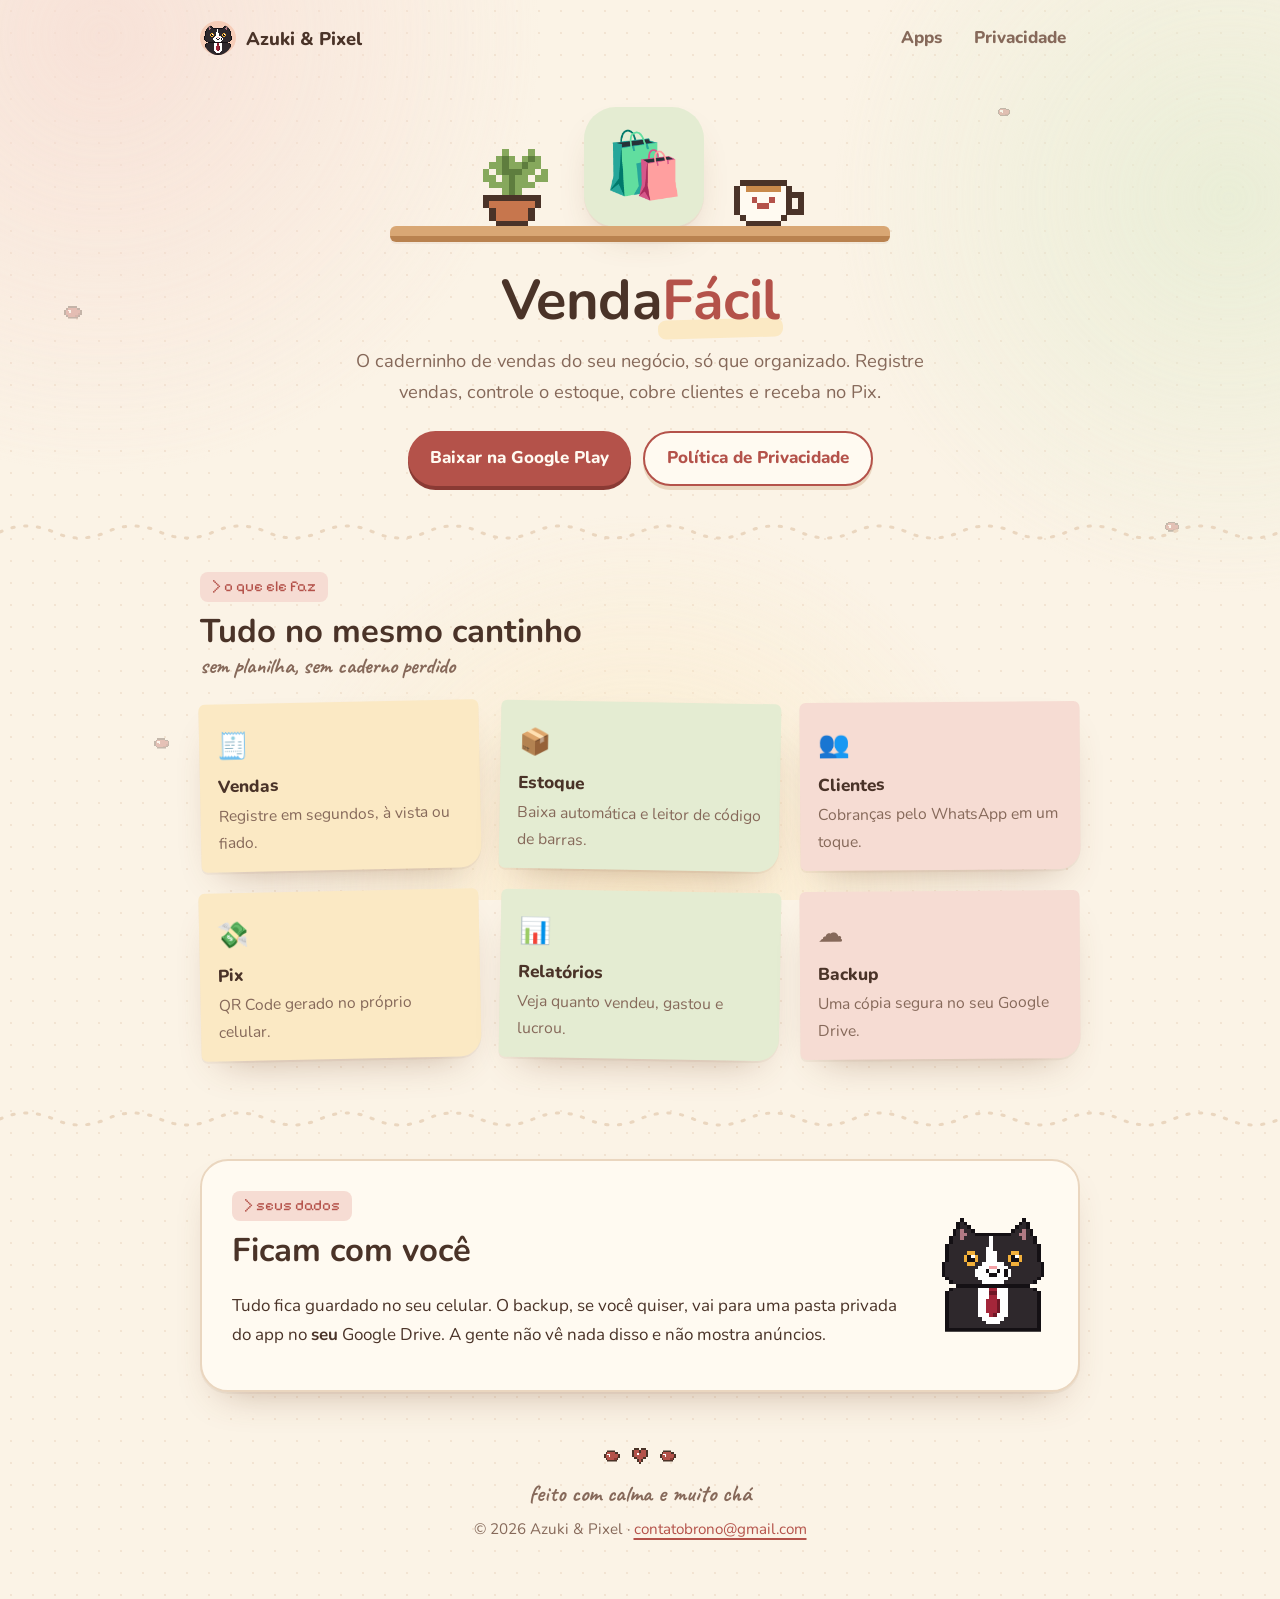
<file: vendafacil/index.html>
<!doctype html>
<html lang="pt-BR">
<head>
<meta charset="utf-8">
<meta name="viewport" content="width=device-width, initial-scale=1">
<meta name="description" content="VendaFácil: vendas, estoque, clientes e Pix para pequenos negócios.">
<meta name="theme-color" content="#fbf3e6" media="(prefers-color-scheme: light)">
<meta name="theme-color" content="#241b17" media="(prefers-color-scheme: dark)">
<title>VendaFácil – Azuki &amp; Pixel</title>
<link rel="preconnect" href="https://fonts.googleapis.com">
<link rel="preconnect" href="https://fonts.gstatic.com" crossorigin>
<link href="https://fonts.googleapis.com/css2?family=Caveat:wght@700&family=Nunito:wght@400;700;800&family=Pixelify+Sans:wght@500&display=swap" rel="stylesheet">
<link rel="stylesheet" href="../style.css">
<link rel="icon" href="data:image/svg+xml,%3Csvg xmlns='http://www.w3.org/2000/svg' viewBox='0 0 5 5' shape-rendering='crispEdges'%3E%3Cpath d='M1 0h3v1h1v3h-1v1h-3v-1h-1v-3h1z' fill='%234a3328'/%3E%3Cpath d='M1 1h3v3h-3z' fill='%23b4524a'/%3E%3Cpath d='M2 2h1v1h-1z' fill='%23fff'/%3E%3C/svg%3E">
</head>
<body>
<svg width="0" height="0" style="position:absolute" aria-hidden="true"><defs><symbol id="px-gato" viewBox="0 0 30 31"><rect x="6" y="0" width="1.02" height="1.02" fill="#141014"/><rect x="23" y="0" width="1.02" height="1.02" fill="#141014"/><rect x="5" y="1" width="1.02" height="1.02" fill="#141014"/><rect x="6" y="1" width="1.02" height="1.02" fill="#2e282c"/><rect x="7" y="1" width="1.02" height="1.02" fill="#141014"/><rect x="22" y="1" width="1.02" height="1.02" fill="#141014"/><rect x="23" y="1" width="1.02" height="1.02" fill="#2e282c"/><rect x="24" y="1" width="1.02" height="1.02" fill="#141014"/><rect x="5" y="2" width="1.02" height="1.02" fill="#141014"/><rect x="6" y="2" width="1.02" height="1.02" fill="#2e282c"/><rect x="7" y="2" width="1.02" height="1.02" fill="#2e282c"/><rect x="8" y="2" width="1.02" height="1.02" fill="#141014"/><rect x="21" y="2" width="1.02" height="1.02" fill="#141014"/><rect x="22" y="2" width="1.02" height="1.02" fill="#2e282c"/><rect x="23" y="2" width="1.02" height="1.02" fill="#2e282c"/><rect x="24" y="2" width="1.02" height="1.02" fill="#141014"/><rect x="4" y="3" width="1.02" height="1.02" fill="#141014"/><rect x="5" y="3" width="1.02" height="1.02" fill="#2e282c"/><rect x="6" y="3" width="1.02" height="1.02" fill="#b07a84"/><rect x="7" y="3" width="1.02" height="1.02" fill="#2e282c"/><rect x="8" y="3" width="1.02" height="1.02" fill="#2e282c"/><rect x="9" y="3" width="1.02" height="1.02" fill="#141014"/><rect x="20" y="3" width="1.02" height="1.02" fill="#141014"/><rect x="21" y="3" width="1.02" height="1.02" fill="#2e282c"/><rect x="22" y="3" width="1.02" height="1.02" fill="#2e282c"/><rect x="23" y="3" width="1.02" height="1.02" fill="#b07a84"/><rect x="24" y="3" width="1.02" height="1.02" fill="#2e282c"/><rect x="25" y="3" width="1.02" height="1.02" fill="#141014"/><rect x="4" y="4" width="1.02" height="1.02" fill="#141014"/><rect x="5" y="4" width="1.02" height="1.02" fill="#2e282c"/><rect x="6" y="4" width="1.02" height="1.02" fill="#b07a84"/><rect x="7" y="4" width="1.02" height="1.02" fill="#b07a84"/><rect x="8" y="4" width="1.02" height="1.02" fill="#2e282c"/><rect x="9" y="4" width="1.02" height="1.02" fill="#2e282c"/><rect x="10" y="4" width="1.02" height="1.02" fill="#141014"/><rect x="11" y="4" width="1.02" height="1.02" fill="#141014"/><rect x="12" y="4" width="1.02" height="1.02" fill="#141014"/><rect x="13" y="4" width="1.02" height="1.02" fill="#141014"/><rect x="14" y="4" width="1.02" height="1.02" fill="#141014"/><rect x="15" y="4" width="1.02" height="1.02" fill="#141014"/><rect x="16" y="4" width="1.02" height="1.02" fill="#141014"/><rect x="17" y="4" width="1.02" height="1.02" fill="#141014"/><rect x="18" y="4" width="1.02" height="1.02" fill="#141014"/><rect x="19" y="4" width="1.02" height="1.02" fill="#141014"/><rect x="20" y="4" width="1.02" height="1.02" fill="#2e282c"/><rect x="21" y="4" width="1.02" height="1.02" fill="#2e282c"/><rect x="22" y="4" width="1.02" height="1.02" fill="#b07a84"/><rect x="23" y="4" width="1.02" height="1.02" fill="#b07a84"/><rect x="24" y="4" width="1.02" height="1.02" fill="#2e282c"/><rect x="25" y="4" width="1.02" height="1.02" fill="#141014"/><rect x="3" y="5" width="1.02" height="1.02" fill="#141014"/><rect x="4" y="5" width="1.02" height="1.02" fill="#2e282c"/><rect x="5" y="5" width="1.02" height="1.02" fill="#2e282c"/><rect x="6" y="5" width="1.02" height="1.02" fill="#b07a84"/><rect x="7" y="5" width="1.02" height="1.02" fill="#2e282c"/><rect x="8" y="5" width="1.02" height="1.02" fill="#2e282c"/><rect x="9" y="5" width="1.02" height="1.02" fill="#2e282c"/><rect x="10" y="5" width="1.02" height="1.02" fill="#2e282c"/><rect x="11" y="5" width="1.02" height="1.02" fill="#2e282c"/><rect x="12" y="5" width="1.02" height="1.02" fill="#2e282c"/><rect x="13" y="5" width="1.02" height="1.02" fill="#2e282c"/><rect x="14" y="5" width="1.02" height="1.02" fill="#fff"/><rect x="15" y="5" width="1.02" height="1.02" fill="#2e282c"/><rect x="16" y="5" width="1.02" height="1.02" fill="#2e282c"/><rect x="17" y="5" width="1.02" height="1.02" fill="#2e282c"/><rect x="18" y="5" width="1.02" height="1.02" fill="#2e282c"/><rect x="19" y="5" width="1.02" height="1.02" fill="#2e282c"/><rect x="20" y="5" width="1.02" height="1.02" fill="#2e282c"/><rect x="21" y="5" width="1.02" height="1.02" fill="#2e282c"/><rect x="22" y="5" width="1.02" height="1.02" fill="#2e282c"/><rect x="23" y="5" width="1.02" height="1.02" fill="#b07a84"/><rect x="24" y="5" width="1.02" height="1.02" fill="#2e282c"/><rect x="25" y="5" width="1.02" height="1.02" fill="#2e282c"/><rect x="26" y="5" width="1.02" height="1.02" fill="#141014"/><rect x="3" y="6" width="1.02" height="1.02" fill="#141014"/><rect x="4" y="6" width="1.02" height="1.02" fill="#2e282c"/><rect x="5" y="6" width="1.02" height="1.02" fill="#2e282c"/><rect x="6" y="6" width="1.02" height="1.02" fill="#2e282c"/><rect x="7" y="6" width="1.02" height="1.02" fill="#2e282c"/><rect x="8" y="6" width="1.02" height="1.02" fill="#2e282c"/><rect x="9" y="6" width="1.02" height="1.02" fill="#2e282c"/><rect x="10" y="6" width="1.02" height="1.02" fill="#2e282c"/><rect x="11" y="6" width="1.02" height="1.02" fill="#2e282c"/><rect x="12" y="6" width="1.02" height="1.02" fill="#2e282c"/><rect x="13" y="6" width="1.02" height="1.02" fill="#2e282c"/><rect x="14" y="6" width="1.02" height="1.02" fill="#fff"/><rect x="15" y="6" width="1.02" height="1.02" fill="#2e282c"/><rect x="16" y="6" width="1.02" height="1.02" fill="#2e282c"/><rect x="17" y="6" width="1.02" height="1.02" fill="#2e282c"/><rect x="18" y="6" width="1.02" height="1.02" fill="#2e282c"/><rect x="19" y="6" width="1.02" height="1.02" fill="#2e282c"/><rect x="20" y="6" width="1.02" height="1.02" fill="#2e282c"/><rect x="21" y="6" width="1.02" height="1.02" fill="#2e282c"/><rect x="22" y="6" width="1.02" height="1.02" fill="#2e282c"/><rect x="23" y="6" width="1.02" height="1.02" fill="#2e282c"/><rect x="24" y="6" width="1.02" height="1.02" fill="#2e282c"/><rect x="25" y="6" width="1.02" height="1.02" fill="#2e282c"/><rect x="26" y="6" width="1.02" height="1.02" fill="#141014"/><rect x="2" y="7" width="1.02" height="1.02" fill="#141014"/><rect x="3" y="7" width="1.02" height="1.02" fill="#2e282c"/><rect x="4" y="7" width="1.02" height="1.02" fill="#2e282c"/><rect x="5" y="7" width="1.02" height="1.02" fill="#2e282c"/><rect x="6" y="7" width="1.02" height="1.02" fill="#2e282c"/><rect x="7" y="7" width="1.02" height="1.02" fill="#2e282c"/><rect x="8" y="7" width="1.02" height="1.02" fill="#2e282c"/><rect x="9" y="7" width="1.02" height="1.02" fill="#2e282c"/><rect x="10" y="7" width="1.02" height="1.02" fill="#2e282c"/><rect x="11" y="7" width="1.02" height="1.02" fill="#2e282c"/><rect x="12" y="7" width="1.02" height="1.02" fill="#2e282c"/><rect x="13" y="7" width="1.02" height="1.02" fill="#2e282c"/><rect x="14" y="7" width="1.02" height="1.02" fill="#fff"/><rect x="15" y="7" width="1.02" height="1.02" fill="#2e282c"/><rect x="16" y="7" width="1.02" height="1.02" fill="#2e282c"/><rect x="17" y="7" width="1.02" height="1.02" fill="#2e282c"/><rect x="18" y="7" width="1.02" height="1.02" fill="#2e282c"/><rect x="19" y="7" width="1.02" height="1.02" fill="#2e282c"/><rect x="20" y="7" width="1.02" height="1.02" fill="#2e282c"/><rect x="21" y="7" width="1.02" height="1.02" fill="#2e282c"/><rect x="22" y="7" width="1.02" height="1.02" fill="#2e282c"/><rect x="23" y="7" width="1.02" height="1.02" fill="#2e282c"/><rect x="24" y="7" width="1.02" height="1.02" fill="#2e282c"/><rect x="25" y="7" width="1.02" height="1.02" fill="#2e282c"/><rect x="26" y="7" width="1.02" height="1.02" fill="#2e282c"/><rect x="27" y="7" width="1.02" height="1.02" fill="#141014"/><rect x="2" y="8" width="1.02" height="1.02" fill="#141014"/><rect x="3" y="8" width="1.02" height="1.02" fill="#2e282c"/><rect x="4" y="8" width="1.02" height="1.02" fill="#2e282c"/><rect x="5" y="8" width="1.02" height="1.02" fill="#2e282c"/><rect x="6" y="8" width="1.02" height="1.02" fill="#2e282c"/><rect x="7" y="8" width="1.02" height="1.02" fill="#2e282c"/><rect x="8" y="8" width="1.02" height="1.02" fill="#2e282c"/><rect x="9" y="8" width="1.02" height="1.02" fill="#2e282c"/><rect x="10" y="8" width="1.02" height="1.02" fill="#2e282c"/><rect x="11" y="8" width="1.02" height="1.02" fill="#2e282c"/><rect x="12" y="8" width="1.02" height="1.02" fill="#2e282c"/><rect x="13" y="8" width="1.02" height="1.02" fill="#fff"/><rect x="14" y="8" width="1.02" height="1.02" fill="#fff"/><rect x="15" y="8" width="1.02" height="1.02" fill="#2e282c"/><rect x="16" y="8" width="1.02" height="1.02" fill="#2e282c"/><rect x="17" y="8" width="1.02" height="1.02" fill="#2e282c"/><rect x="18" y="8" width="1.02" height="1.02" fill="#2e282c"/><rect x="19" y="8" width="1.02" height="1.02" fill="#2e282c"/><rect x="20" y="8" width="1.02" height="1.02" fill="#2e282c"/><rect x="21" y="8" width="1.02" height="1.02" fill="#2e282c"/><rect x="22" y="8" width="1.02" height="1.02" fill="#2e282c"/><rect x="23" y="8" width="1.02" height="1.02" fill="#2e282c"/><rect x="24" y="8" width="1.02" height="1.02" fill="#2e282c"/><rect x="25" y="8" width="1.02" height="1.02" fill="#2e282c"/><rect x="26" y="8" width="1.02" height="1.02" fill="#2e282c"/><rect x="27" y="8" width="1.02" height="1.02" fill="#141014"/><rect x="2" y="9" width="1.02" height="1.02" fill="#141014"/><rect x="3" y="9" width="1.02" height="1.02" fill="#2e282c"/><rect x="4" y="9" width="1.02" height="1.02" fill="#2e282c"/><rect x="5" y="9" width="1.02" height="1.02" fill="#2e282c"/><rect x="6" y="9" width="1.02" height="1.02" fill="#2e282c"/><rect x="7" y="9" width="1.02" height="1.02" fill="#2e282c"/><rect x="8" y="9" width="1.02" height="1.02" fill="#f2b03a"/><rect x="9" y="9" width="1.02" height="1.02" fill="#f2b03a"/><rect x="10" y="9" width="1.02" height="1.02" fill="#2e282c"/><rect x="11" y="9" width="1.02" height="1.02" fill="#2e282c"/><rect x="12" y="9" width="1.02" height="1.02" fill="#2e282c"/><rect x="13" y="9" width="1.02" height="1.02" fill="#fff"/><rect x="14" y="9" width="1.02" height="1.02" fill="#fff"/><rect x="15" y="9" width="1.02" height="1.02" fill="#fff"/><rect x="16" y="9" width="1.02" height="1.02" fill="#2e282c"/><rect x="17" y="9" width="1.02" height="1.02" fill="#2e282c"/><rect x="18" y="9" width="1.02" height="1.02" fill="#2e282c"/><rect x="19" y="9" width="1.02" height="1.02" fill="#2e282c"/><rect x="20" y="9" width="1.02" height="1.02" fill="#f2b03a"/><rect x="21" y="9" width="1.02" height="1.02" fill="#f2b03a"/><rect x="22" y="9" width="1.02" height="1.02" fill="#2e282c"/><rect x="23" y="9" width="1.02" height="1.02" fill="#2e282c"/><rect x="24" y="9" width="1.02" height="1.02" fill="#2e282c"/><rect x="25" y="9" width="1.02" height="1.02" fill="#2e282c"/><rect x="26" y="9" width="1.02" height="1.02" fill="#2e282c"/><rect x="27" y="9" width="1.02" height="1.02" fill="#141014"/><rect x="2" y="10" width="1.02" height="1.02" fill="#141014"/><rect x="3" y="10" width="1.02" height="1.02" fill="#2e282c"/><rect x="4" y="10" width="1.02" height="1.02" fill="#2e282c"/><rect x="5" y="10" width="1.02" height="1.02" fill="#2e282c"/><rect x="6" y="10" width="1.02" height="1.02" fill="#2e282c"/><rect x="7" y="10" width="1.02" height="1.02" fill="#f2b03a"/><rect x="8" y="10" width="1.02" height="1.02" fill="#141014"/><rect x="9" y="10" width="1.02" height="1.02" fill="#fff"/><rect x="10" y="10" width="1.02" height="1.02" fill="#f2b03a"/><rect x="11" y="10" width="1.02" height="1.02" fill="#2e282c"/><rect x="12" y="10" width="1.02" height="1.02" fill="#2e282c"/><rect x="13" y="10" width="1.02" height="1.02" fill="#fff"/><rect x="14" y="10" width="1.02" height="1.02" fill="#fff"/><rect x="15" y="10" width="1.02" height="1.02" fill="#fff"/><rect x="16" y="10" width="1.02" height="1.02" fill="#2e282c"/><rect x="17" y="10" width="1.02" height="1.02" fill="#2e282c"/><rect x="18" y="10" width="1.02" height="1.02" fill="#2e282c"/><rect x="19" y="10" width="1.02" height="1.02" fill="#f2b03a"/><rect x="20" y="10" width="1.02" height="1.02" fill="#141014"/><rect x="21" y="10" width="1.02" height="1.02" fill="#fff"/><rect x="22" y="10" width="1.02" height="1.02" fill="#f2b03a"/><rect x="23" y="10" width="1.02" height="1.02" fill="#2e282c"/><rect x="24" y="10" width="1.02" height="1.02" fill="#2e282c"/><rect x="25" y="10" width="1.02" height="1.02" fill="#2e282c"/><rect x="26" y="10" width="1.02" height="1.02" fill="#2e282c"/><rect x="27" y="10" width="1.02" height="1.02" fill="#141014"/><rect x="2" y="11" width="1.02" height="1.02" fill="#141014"/><rect x="3" y="11" width="1.02" height="1.02" fill="#2e282c"/><rect x="4" y="11" width="1.02" height="1.02" fill="#2e282c"/><rect x="5" y="11" width="1.02" height="1.02" fill="#2e282c"/><rect x="6" y="11" width="1.02" height="1.02" fill="#2e282c"/><rect x="7" y="11" width="1.02" height="1.02" fill="#f2b03a"/><rect x="8" y="11" width="1.02" height="1.02" fill="#141014"/><rect x="9" y="11" width="1.02" height="1.02" fill="#141014"/><rect x="10" y="11" width="1.02" height="1.02" fill="#f2b03a"/><rect x="11" y="11" width="1.02" height="1.02" fill="#2e282c"/><rect x="12" y="11" width="1.02" height="1.02" fill="#2e282c"/><rect x="13" y="11" width="1.02" height="1.02" fill="#fff"/><rect x="14" y="11" width="1.02" height="1.02" fill="#fff"/><rect x="15" y="11" width="1.02" height="1.02" fill="#fff"/><rect x="16" y="11" width="1.02" height="1.02" fill="#2e282c"/><rect x="17" y="11" width="1.02" height="1.02" fill="#2e282c"/><rect x="18" y="11" width="1.02" height="1.02" fill="#2e282c"/><rect x="19" y="11" width="1.02" height="1.02" fill="#f2b03a"/><rect x="20" y="11" width="1.02" height="1.02" fill="#141014"/><rect x="21" y="11" width="1.02" height="1.02" fill="#141014"/><rect x="22" y="11" width="1.02" height="1.02" fill="#f2b03a"/><rect x="23" y="11" width="1.02" height="1.02" fill="#2e282c"/><rect x="24" y="11" width="1.02" height="1.02" fill="#2e282c"/><rect x="25" y="11" width="1.02" height="1.02" fill="#2e282c"/><rect x="26" y="11" width="1.02" height="1.02" fill="#2e282c"/><rect x="27" y="11" width="1.02" height="1.02" fill="#141014"/><rect x="1" y="12" width="1.02" height="1.02" fill="#141014"/><rect x="2" y="12" width="1.02" height="1.02" fill="#2e282c"/><rect x="3" y="12" width="1.02" height="1.02" fill="#2e282c"/><rect x="4" y="12" width="1.02" height="1.02" fill="#2e282c"/><rect x="5" y="12" width="1.02" height="1.02" fill="#2e282c"/><rect x="6" y="12" width="1.02" height="1.02" fill="#2e282c"/><rect x="7" y="12" width="1.02" height="1.02" fill="#2e282c"/><rect x="8" y="12" width="1.02" height="1.02" fill="#f2b03a"/><rect x="9" y="12" width="1.02" height="1.02" fill="#f2b03a"/><rect x="10" y="12" width="1.02" height="1.02" fill="#2e282c"/><rect x="11" y="12" width="1.02" height="1.02" fill="#2e282c"/><rect x="12" y="12" width="1.02" height="1.02" fill="#fff"/><rect x="13" y="12" width="1.02" height="1.02" fill="#fff"/><rect x="14" y="12" width="1.02" height="1.02" fill="#fff"/><rect x="15" y="12" width="1.02" height="1.02" fill="#fff"/><rect x="16" y="12" width="1.02" height="1.02" fill="#fff"/><rect x="17" y="12" width="1.02" height="1.02" fill="#fff"/><rect x="18" y="12" width="1.02" height="1.02" fill="#2e282c"/><rect x="19" y="12" width="1.02" height="1.02" fill="#2e282c"/><rect x="20" y="12" width="1.02" height="1.02" fill="#f2b03a"/><rect x="21" y="12" width="1.02" height="1.02" fill="#f2b03a"/><rect x="22" y="12" width="1.02" height="1.02" fill="#2e282c"/><rect x="23" y="12" width="1.02" height="1.02" fill="#2e282c"/><rect x="24" y="12" width="1.02" height="1.02" fill="#2e282c"/><rect x="25" y="12" width="1.02" height="1.02" fill="#2e282c"/><rect x="26" y="12" width="1.02" height="1.02" fill="#2e282c"/><rect x="27" y="12" width="1.02" height="1.02" fill="#2e282c"/><rect x="28" y="12" width="1.02" height="1.02" fill="#141014"/><rect x="1" y="13" width="1.02" height="1.02" fill="#141014"/><rect x="2" y="13" width="1.02" height="1.02" fill="#2e282c"/><rect x="3" y="13" width="1.02" height="1.02" fill="#2e282c"/><rect x="4" y="13" width="1.02" height="1.02" fill="#2e282c"/><rect x="5" y="13" width="1.02" height="1.02" fill="#2e282c"/><rect x="6" y="13" width="1.02" height="1.02" fill="#2e282c"/><rect x="7" y="13" width="1.02" height="1.02" fill="#2e282c"/><rect x="8" y="13" width="1.02" height="1.02" fill="#2e282c"/><rect x="9" y="13" width="1.02" height="1.02" fill="#2e282c"/><rect x="10" y="13" width="1.02" height="1.02" fill="#2e282c"/><rect x="11" y="13" width="1.02" height="1.02" fill="#fff"/><rect x="12" y="13" width="1.02" height="1.02" fill="#fff"/><rect x="13" y="13" width="1.02" height="1.02" fill="#fff"/><rect x="14" y="13" width="1.02" height="1.02" fill="#f2a0a6"/><rect x="15" y="13" width="1.02" height="1.02" fill="#f2a0a6"/><rect x="16" y="13" width="1.02" height="1.02" fill="#fff"/><rect x="17" y="13" width="1.02" height="1.02" fill="#fff"/><rect x="18" y="13" width="1.02" height="1.02" fill="#fff"/><rect x="19" y="13" width="1.02" height="1.02" fill="#2e282c"/><rect x="20" y="13" width="1.02" height="1.02" fill="#2e282c"/><rect x="21" y="13" width="1.02" height="1.02" fill="#2e282c"/><rect x="22" y="13" width="1.02" height="1.02" fill="#2e282c"/><rect x="23" y="13" width="1.02" height="1.02" fill="#2e282c"/><rect x="24" y="13" width="1.02" height="1.02" fill="#2e282c"/><rect x="25" y="13" width="1.02" height="1.02" fill="#2e282c"/><rect x="26" y="13" width="1.02" height="1.02" fill="#2e282c"/><rect x="27" y="13" width="1.02" height="1.02" fill="#2e282c"/><rect x="28" y="13" width="1.02" height="1.02" fill="#141014"/><rect x="1" y="14" width="1.02" height="1.02" fill="#141014"/><rect x="2" y="14" width="1.02" height="1.02" fill="#2e282c"/><rect x="3" y="14" width="1.02" height="1.02" fill="#2e282c"/><rect x="4" y="14" width="1.02" height="1.02" fill="#2e282c"/><rect x="5" y="14" width="1.02" height="1.02" fill="#2e282c"/><rect x="6" y="14" width="1.02" height="1.02" fill="#2e282c"/><rect x="7" y="14" width="1.02" height="1.02" fill="#2e282c"/><rect x="8" y="14" width="1.02" height="1.02" fill="#2e282c"/><rect x="9" y="14" width="1.02" height="1.02" fill="#2e282c"/><rect x="10" y="14" width="1.02" height="1.02" fill="#fff"/><rect x="11" y="14" width="1.02" height="1.02" fill="#fff"/><rect x="12" y="14" width="1.02" height="1.02" fill="#fff"/><rect x="13" y="14" width="1.02" height="1.02" fill="#141014"/><rect x="14" y="14" width="1.02" height="1.02" fill="#fff"/><rect x="15" y="14" width="1.02" height="1.02" fill="#fff"/><rect x="16" y="14" width="1.02" height="1.02" fill="#141014"/><rect x="17" y="14" width="1.02" height="1.02" fill="#fff"/><rect x="18" y="14" width="1.02" height="1.02" fill="#141014"/><rect x="19" y="14" width="1.02" height="1.02" fill="#fff"/><rect x="20" y="14" width="1.02" height="1.02" fill="#2e282c"/><rect x="21" y="14" width="1.02" height="1.02" fill="#2e282c"/><rect x="22" y="14" width="1.02" height="1.02" fill="#2e282c"/><rect x="23" y="14" width="1.02" height="1.02" fill="#2e282c"/><rect x="24" y="14" width="1.02" height="1.02" fill="#2e282c"/><rect x="25" y="14" width="1.02" height="1.02" fill="#2e282c"/><rect x="26" y="14" width="1.02" height="1.02" fill="#2e282c"/><rect x="27" y="14" width="1.02" height="1.02" fill="#2e282c"/><rect x="28" y="14" width="1.02" height="1.02" fill="#141014"/><rect x="1" y="15" width="1.02" height="1.02" fill="#141014"/><rect x="2" y="15" width="1.02" height="1.02" fill="#2e282c"/><rect x="3" y="15" width="1.02" height="1.02" fill="#2e282c"/><rect x="4" y="15" width="1.02" height="1.02" fill="#2e282c"/><rect x="5" y="15" width="1.02" height="1.02" fill="#2e282c"/><rect x="6" y="15" width="1.02" height="1.02" fill="#2e282c"/><rect x="7" y="15" width="1.02" height="1.02" fill="#2e282c"/><rect x="8" y="15" width="1.02" height="1.02" fill="#2e282c"/><rect x="9" y="15" width="1.02" height="1.02" fill="#2e282c"/><rect x="10" y="15" width="1.02" height="1.02" fill="#fff"/><rect x="11" y="15" width="1.02" height="1.02" fill="#fff"/><rect x="12" y="15" width="1.02" height="1.02" fill="#fff"/><rect x="13" y="15" width="1.02" height="1.02" fill="#fff"/><rect x="14" y="15" width="1.02" height="1.02" fill="#141014"/><rect x="15" y="15" width="1.02" height="1.02" fill="#141014"/><rect x="16" y="15" width="1.02" height="1.02" fill="#fff"/><rect x="17" y="15" width="1.02" height="1.02" fill="#fff"/><rect x="18" y="15" width="1.02" height="1.02" fill="#141014"/><rect x="19" y="15" width="1.02" height="1.02" fill="#fff"/><rect x="20" y="15" width="1.02" height="1.02" fill="#2e282c"/><rect x="21" y="15" width="1.02" height="1.02" fill="#2e282c"/><rect x="22" y="15" width="1.02" height="1.02" fill="#2e282c"/><rect x="23" y="15" width="1.02" height="1.02" fill="#2e282c"/><rect x="24" y="15" width="1.02" height="1.02" fill="#2e282c"/><rect x="25" y="15" width="1.02" height="1.02" fill="#2e282c"/><rect x="26" y="15" width="1.02" height="1.02" fill="#2e282c"/><rect x="27" y="15" width="1.02" height="1.02" fill="#2e282c"/><rect x="28" y="15" width="1.02" height="1.02" fill="#141014"/><rect x="2" y="16" width="1.02" height="1.02" fill="#141014"/><rect x="3" y="16" width="1.02" height="1.02" fill="#2e282c"/><rect x="4" y="16" width="1.02" height="1.02" fill="#2e282c"/><rect x="5" y="16" width="1.02" height="1.02" fill="#2e282c"/><rect x="6" y="16" width="1.02" height="1.02" fill="#2e282c"/><rect x="7" y="16" width="1.02" height="1.02" fill="#2e282c"/><rect x="8" y="16" width="1.02" height="1.02" fill="#2e282c"/><rect x="9" y="16" width="1.02" height="1.02" fill="#2e282c"/><rect x="10" y="16" width="1.02" height="1.02" fill="#2e282c"/><rect x="11" y="16" width="1.02" height="1.02" fill="#fff"/><rect x="12" y="16" width="1.02" height="1.02" fill="#fff"/><rect x="13" y="16" width="1.02" height="1.02" fill="#fff"/><rect x="14" y="16" width="1.02" height="1.02" fill="#fff"/><rect x="15" y="16" width="1.02" height="1.02" fill="#fff"/><rect x="16" y="16" width="1.02" height="1.02" fill="#fff"/><rect x="17" y="16" width="1.02" height="1.02" fill="#fff"/><rect x="18" y="16" width="1.02" height="1.02" fill="#fff"/><rect x="19" y="16" width="1.02" height="1.02" fill="#2e282c"/><rect x="20" y="16" width="1.02" height="1.02" fill="#2e282c"/><rect x="21" y="16" width="1.02" height="1.02" fill="#2e282c"/><rect x="22" y="16" width="1.02" height="1.02" fill="#2e282c"/><rect x="23" y="16" width="1.02" height="1.02" fill="#2e282c"/><rect x="24" y="16" width="1.02" height="1.02" fill="#2e282c"/><rect x="25" y="16" width="1.02" height="1.02" fill="#2e282c"/><rect x="26" y="16" width="1.02" height="1.02" fill="#2e282c"/><rect x="27" y="16" width="1.02" height="1.02" fill="#141014"/><rect x="3" y="17" width="1.02" height="1.02" fill="#141014"/><rect x="4" y="17" width="1.02" height="1.02" fill="#2e282c"/><rect x="5" y="17" width="1.02" height="1.02" fill="#2e282c"/><rect x="6" y="17" width="1.02" height="1.02" fill="#2e282c"/><rect x="7" y="17" width="1.02" height="1.02" fill="#2e282c"/><rect x="8" y="17" width="1.02" height="1.02" fill="#2e282c"/><rect x="9" y="17" width="1.02" height="1.02" fill="#2e282c"/><rect x="10" y="17" width="1.02" height="1.02" fill="#2e282c"/><rect x="11" y="17" width="1.02" height="1.02" fill="#2e282c"/><rect x="12" y="17" width="1.02" height="1.02" fill="#fff"/><rect x="13" y="17" width="1.02" height="1.02" fill="#fff"/><rect x="14" y="17" width="1.02" height="1.02" fill="#fff"/><rect x="15" y="17" width="1.02" height="1.02" fill="#fff"/><rect x="16" y="17" width="1.02" height="1.02" fill="#fff"/><rect x="17" y="17" width="1.02" height="1.02" fill="#fff"/><rect x="18" y="17" width="1.02" height="1.02" fill="#2e282c"/><rect x="19" y="17" width="1.02" height="1.02" fill="#2e282c"/><rect x="20" y="17" width="1.02" height="1.02" fill="#2e282c"/><rect x="21" y="17" width="1.02" height="1.02" fill="#2e282c"/><rect x="22" y="17" width="1.02" height="1.02" fill="#2e282c"/><rect x="23" y="17" width="1.02" height="1.02" fill="#2e282c"/><rect x="24" y="17" width="1.02" height="1.02" fill="#2e282c"/><rect x="25" y="17" width="1.02" height="1.02" fill="#2e282c"/><rect x="26" y="17" width="1.02" height="1.02" fill="#141014"/><rect x="5" y="18" width="1.02" height="1.02" fill="#141014"/><rect x="6" y="18" width="1.02" height="1.02" fill="#141014"/><rect x="7" y="18" width="1.02" height="1.02" fill="#141014"/><rect x="8" y="18" width="1.02" height="1.02" fill="#141014"/><rect x="9" y="18" width="1.02" height="1.02" fill="#141014"/><rect x="10" y="18" width="1.02" height="1.02" fill="#141014"/><rect x="11" y="18" width="1.02" height="1.02" fill="#141014"/><rect x="12" y="18" width="1.02" height="1.02" fill="#141014"/><rect x="13" y="18" width="1.02" height="1.02" fill="#141014"/><rect x="14" y="18" width="1.02" height="1.02" fill="#141014"/><rect x="15" y="18" width="1.02" height="1.02" fill="#141014"/><rect x="16" y="18" width="1.02" height="1.02" fill="#141014"/><rect x="17" y="18" width="1.02" height="1.02" fill="#141014"/><rect x="18" y="18" width="1.02" height="1.02" fill="#141014"/><rect x="19" y="18" width="1.02" height="1.02" fill="#141014"/><rect x="20" y="18" width="1.02" height="1.02" fill="#141014"/><rect x="21" y="18" width="1.02" height="1.02" fill="#141014"/><rect x="22" y="18" width="1.02" height="1.02" fill="#141014"/><rect x="23" y="18" width="1.02" height="1.02" fill="#141014"/><rect x="24" y="18" width="1.02" height="1.02" fill="#141014"/><rect x="3" y="19" width="1.02" height="1.02" fill="#141014"/><rect x="4" y="19" width="1.02" height="1.02" fill="#2e282c"/><rect x="5" y="19" width="1.02" height="1.02" fill="#2e282c"/><rect x="6" y="19" width="1.02" height="1.02" fill="#2e282c"/><rect x="7" y="19" width="1.02" height="1.02" fill="#2e282c"/><rect x="8" y="19" width="1.02" height="1.02" fill="#2e282c"/><rect x="9" y="19" width="1.02" height="1.02" fill="#2e282c"/><rect x="10" y="19" width="1.02" height="1.02" fill="#2e282c"/><rect x="11" y="19" width="1.02" height="1.02" fill="#fff"/><rect x="12" y="19" width="1.02" height="1.02" fill="#fff"/><rect x="13" y="19" width="1.02" height="1.02" fill="#fff"/><rect x="14" y="19" width="1.02" height="1.02" fill="#a3263a"/><rect x="15" y="19" width="1.02" height="1.02" fill="#a3263a"/><rect x="16" y="19" width="1.02" height="1.02" fill="#fff"/><rect x="17" y="19" width="1.02" height="1.02" fill="#fff"/><rect x="18" y="19" width="1.02" height="1.02" fill="#fff"/><rect x="19" y="19" width="1.02" height="1.02" fill="#2e282c"/><rect x="20" y="19" width="1.02" height="1.02" fill="#2e282c"/><rect x="21" y="19" width="1.02" height="1.02" fill="#2e282c"/><rect x="22" y="19" width="1.02" height="1.02" fill="#2e282c"/><rect x="23" y="19" width="1.02" height="1.02" fill="#2e282c"/><rect x="24" y="19" width="1.02" height="1.02" fill="#2e282c"/><rect x="25" y="19" width="1.02" height="1.02" fill="#2e282c"/><rect x="26" y="19" width="1.02" height="1.02" fill="#141014"/><rect x="2" y="20" width="1.02" height="1.02" fill="#141014"/><rect x="3" y="20" width="1.02" height="1.02" fill="#2e282c"/><rect x="4" y="20" width="1.02" height="1.02" fill="#2e282c"/><rect x="5" y="20" width="1.02" height="1.02" fill="#2e282c"/><rect x="6" y="20" width="1.02" height="1.02" fill="#2e282c"/><rect x="7" y="20" width="1.02" height="1.02" fill="#2e282c"/><rect x="8" y="20" width="1.02" height="1.02" fill="#2e282c"/><rect x="9" y="20" width="1.02" height="1.02" fill="#2e282c"/><rect x="10" y="20" width="1.02" height="1.02" fill="#2e282c"/><rect x="11" y="20" width="1.02" height="1.02" fill="#fff"/><rect x="12" y="20" width="1.02" height="1.02" fill="#fff"/><rect x="13" y="20" width="1.02" height="1.02" fill="#fff"/><rect x="14" y="20" width="1.02" height="1.02" fill="#6f1726"/><rect x="15" y="20" width="1.02" height="1.02" fill="#6f1726"/><rect x="16" y="20" width="1.02" height="1.02" fill="#fff"/><rect x="17" y="20" width="1.02" height="1.02" fill="#fff"/><rect x="18" y="20" width="1.02" height="1.02" fill="#fff"/><rect x="19" y="20" width="1.02" height="1.02" fill="#2e282c"/><rect x="20" y="20" width="1.02" height="1.02" fill="#2e282c"/><rect x="21" y="20" width="1.02" height="1.02" fill="#2e282c"/><rect x="22" y="20" width="1.02" height="1.02" fill="#2e282c"/><rect x="23" y="20" width="1.02" height="1.02" fill="#2e282c"/><rect x="24" y="20" width="1.02" height="1.02" fill="#2e282c"/><rect x="25" y="20" width="1.02" height="1.02" fill="#2e282c"/><rect x="26" y="20" width="1.02" height="1.02" fill="#2e282c"/><rect x="27" y="20" width="1.02" height="1.02" fill="#141014"/><rect x="2" y="21" width="1.02" height="1.02" fill="#141014"/><rect x="3" y="21" width="1.02" height="1.02" fill="#2e282c"/><rect x="4" y="21" width="1.02" height="1.02" fill="#2e282c"/><rect x="5" y="21" width="1.02" height="1.02" fill="#2e282c"/><rect x="6" y="21" width="1.02" height="1.02" fill="#2e282c"/><rect x="7" y="21" width="1.02" height="1.02" fill="#2e282c"/><rect x="8" y="21" width="1.02" height="1.02" fill="#2e282c"/><rect x="9" y="21" width="1.02" height="1.02" fill="#2e282c"/><rect x="10" y="21" width="1.02" height="1.02" fill="#2e282c"/><rect x="11" y="21" width="1.02" height="1.02" fill="#fff"/><rect x="12" y="21" width="1.02" height="1.02" fill="#fff"/><rect x="13" y="21" width="1.02" height="1.02" fill="#fff"/><rect x="14" y="21" width="1.02" height="1.02" fill="#a3263a"/><rect x="15" y="21" width="1.02" height="1.02" fill="#a3263a"/><rect x="16" y="21" width="1.02" height="1.02" fill="#fff"/><rect x="17" y="21" width="1.02" height="1.02" fill="#fff"/><rect x="18" y="21" width="1.02" height="1.02" fill="#fff"/><rect x="19" y="21" width="1.02" height="1.02" fill="#2e282c"/><rect x="20" y="21" width="1.02" height="1.02" fill="#2e282c"/><rect x="21" y="21" width="1.02" height="1.02" fill="#2e282c"/><rect x="22" y="21" width="1.02" height="1.02" fill="#2e282c"/><rect x="23" y="21" width="1.02" height="1.02" fill="#2e282c"/><rect x="24" y="21" width="1.02" height="1.02" fill="#2e282c"/><rect x="25" y="21" width="1.02" height="1.02" fill="#2e282c"/><rect x="26" y="21" width="1.02" height="1.02" fill="#2e282c"/><rect x="27" y="21" width="1.02" height="1.02" fill="#141014"/><rect x="2" y="22" width="1.02" height="1.02" fill="#141014"/><rect x="3" y="22" width="1.02" height="1.02" fill="#2e282c"/><rect x="4" y="22" width="1.02" height="1.02" fill="#2e282c"/><rect x="5" y="22" width="1.02" height="1.02" fill="#2e282c"/><rect x="6" y="22" width="1.02" height="1.02" fill="#2e282c"/><rect x="7" y="22" width="1.02" height="1.02" fill="#2e282c"/><rect x="8" y="22" width="1.02" height="1.02" fill="#2e282c"/><rect x="9" y="22" width="1.02" height="1.02" fill="#2e282c"/><rect x="10" y="22" width="1.02" height="1.02" fill="#2e282c"/><rect x="11" y="22" width="1.02" height="1.02" fill="#fff"/><rect x="12" y="22" width="1.02" height="1.02" fill="#fff"/><rect x="13" y="22" width="1.02" height="1.02" fill="#a3263a"/><rect x="14" y="22" width="1.02" height="1.02" fill="#a3263a"/><rect x="15" y="22" width="1.02" height="1.02" fill="#a3263a"/><rect x="16" y="22" width="1.02" height="1.02" fill="#6f1726"/><rect x="17" y="22" width="1.02" height="1.02" fill="#fff"/><rect x="18" y="22" width="1.02" height="1.02" fill="#fff"/><rect x="19" y="22" width="1.02" height="1.02" fill="#2e282c"/><rect x="20" y="22" width="1.02" height="1.02" fill="#2e282c"/><rect x="21" y="22" width="1.02" height="1.02" fill="#2e282c"/><rect x="22" y="22" width="1.02" height="1.02" fill="#2e282c"/><rect x="23" y="22" width="1.02" height="1.02" fill="#2e282c"/><rect x="24" y="22" width="1.02" height="1.02" fill="#2e282c"/><rect x="25" y="22" width="1.02" height="1.02" fill="#2e282c"/><rect x="26" y="22" width="1.02" height="1.02" fill="#2e282c"/><rect x="27" y="22" width="1.02" height="1.02" fill="#141014"/><rect x="2" y="23" width="1.02" height="1.02" fill="#141014"/><rect x="3" y="23" width="1.02" height="1.02" fill="#2e282c"/><rect x="4" y="23" width="1.02" height="1.02" fill="#2e282c"/><rect x="5" y="23" width="1.02" height="1.02" fill="#2e282c"/><rect x="6" y="23" width="1.02" height="1.02" fill="#2e282c"/><rect x="7" y="23" width="1.02" height="1.02" fill="#2e282c"/><rect x="8" y="23" width="1.02" height="1.02" fill="#2e282c"/><rect x="9" y="23" width="1.02" height="1.02" fill="#2e282c"/><rect x="10" y="23" width="1.02" height="1.02" fill="#2e282c"/><rect x="11" y="23" width="1.02" height="1.02" fill="#fff"/><rect x="12" y="23" width="1.02" height="1.02" fill="#fff"/><rect x="13" y="23" width="1.02" height="1.02" fill="#a3263a"/><rect x="14" y="23" width="1.02" height="1.02" fill="#a3263a"/><rect x="15" y="23" width="1.02" height="1.02" fill="#a3263a"/><rect x="16" y="23" width="1.02" height="1.02" fill="#6f1726"/><rect x="17" y="23" width="1.02" height="1.02" fill="#fff"/><rect x="18" y="23" width="1.02" height="1.02" fill="#fff"/><rect x="19" y="23" width="1.02" height="1.02" fill="#2e282c"/><rect x="20" y="23" width="1.02" height="1.02" fill="#2e282c"/><rect x="21" y="23" width="1.02" height="1.02" fill="#2e282c"/><rect x="22" y="23" width="1.02" height="1.02" fill="#2e282c"/><rect x="23" y="23" width="1.02" height="1.02" fill="#2e282c"/><rect x="24" y="23" width="1.02" height="1.02" fill="#2e282c"/><rect x="25" y="23" width="1.02" height="1.02" fill="#2e282c"/><rect x="26" y="23" width="1.02" height="1.02" fill="#2e282c"/><rect x="27" y="23" width="1.02" height="1.02" fill="#141014"/><rect x="2" y="24" width="1.02" height="1.02" fill="#141014"/><rect x="3" y="24" width="1.02" height="1.02" fill="#2e282c"/><rect x="4" y="24" width="1.02" height="1.02" fill="#2e282c"/><rect x="5" y="24" width="1.02" height="1.02" fill="#2e282c"/><rect x="6" y="24" width="1.02" height="1.02" fill="#2e282c"/><rect x="7" y="24" width="1.02" height="1.02" fill="#2e282c"/><rect x="8" y="24" width="1.02" height="1.02" fill="#2e282c"/><rect x="9" y="24" width="1.02" height="1.02" fill="#2e282c"/><rect x="10" y="24" width="1.02" height="1.02" fill="#2e282c"/><rect x="11" y="24" width="1.02" height="1.02" fill="#fff"/><rect x="12" y="24" width="1.02" height="1.02" fill="#fff"/><rect x="13" y="24" width="1.02" height="1.02" fill="#a3263a"/><rect x="14" y="24" width="1.02" height="1.02" fill="#a3263a"/><rect x="15" y="24" width="1.02" height="1.02" fill="#a3263a"/><rect x="16" y="24" width="1.02" height="1.02" fill="#6f1726"/><rect x="17" y="24" width="1.02" height="1.02" fill="#fff"/><rect x="18" y="24" width="1.02" height="1.02" fill="#fff"/><rect x="19" y="24" width="1.02" height="1.02" fill="#2e282c"/><rect x="20" y="24" width="1.02" height="1.02" fill="#2e282c"/><rect x="21" y="24" width="1.02" height="1.02" fill="#2e282c"/><rect x="22" y="24" width="1.02" height="1.02" fill="#2e282c"/><rect x="23" y="24" width="1.02" height="1.02" fill="#2e282c"/><rect x="24" y="24" width="1.02" height="1.02" fill="#2e282c"/><rect x="25" y="24" width="1.02" height="1.02" fill="#2e282c"/><rect x="26" y="24" width="1.02" height="1.02" fill="#2e282c"/><rect x="27" y="24" width="1.02" height="1.02" fill="#141014"/><rect x="2" y="25" width="1.02" height="1.02" fill="#141014"/><rect x="3" y="25" width="1.02" height="1.02" fill="#2e282c"/><rect x="4" y="25" width="1.02" height="1.02" fill="#2e282c"/><rect x="5" y="25" width="1.02" height="1.02" fill="#2e282c"/><rect x="6" y="25" width="1.02" height="1.02" fill="#2e282c"/><rect x="7" y="25" width="1.02" height="1.02" fill="#2e282c"/><rect x="8" y="25" width="1.02" height="1.02" fill="#2e282c"/><rect x="9" y="25" width="1.02" height="1.02" fill="#2e282c"/><rect x="10" y="25" width="1.02" height="1.02" fill="#2e282c"/><rect x="11" y="25" width="1.02" height="1.02" fill="#fff"/><rect x="12" y="25" width="1.02" height="1.02" fill="#fff"/><rect x="13" y="25" width="1.02" height="1.02" fill="#a3263a"/><rect x="14" y="25" width="1.02" height="1.02" fill="#a3263a"/><rect x="15" y="25" width="1.02" height="1.02" fill="#a3263a"/><rect x="16" y="25" width="1.02" height="1.02" fill="#6f1726"/><rect x="17" y="25" width="1.02" height="1.02" fill="#fff"/><rect x="18" y="25" width="1.02" height="1.02" fill="#fff"/><rect x="19" y="25" width="1.02" height="1.02" fill="#2e282c"/><rect x="20" y="25" width="1.02" height="1.02" fill="#2e282c"/><rect x="21" y="25" width="1.02" height="1.02" fill="#2e282c"/><rect x="22" y="25" width="1.02" height="1.02" fill="#2e282c"/><rect x="23" y="25" width="1.02" height="1.02" fill="#2e282c"/><rect x="24" y="25" width="1.02" height="1.02" fill="#2e282c"/><rect x="25" y="25" width="1.02" height="1.02" fill="#2e282c"/><rect x="26" y="25" width="1.02" height="1.02" fill="#2e282c"/><rect x="27" y="25" width="1.02" height="1.02" fill="#141014"/><rect x="2" y="26" width="1.02" height="1.02" fill="#141014"/><rect x="3" y="26" width="1.02" height="1.02" fill="#2e282c"/><rect x="4" y="26" width="1.02" height="1.02" fill="#2e282c"/><rect x="5" y="26" width="1.02" height="1.02" fill="#2e282c"/><rect x="6" y="26" width="1.02" height="1.02" fill="#2e282c"/><rect x="7" y="26" width="1.02" height="1.02" fill="#2e282c"/><rect x="8" y="26" width="1.02" height="1.02" fill="#2e282c"/><rect x="9" y="26" width="1.02" height="1.02" fill="#2e282c"/><rect x="10" y="26" width="1.02" height="1.02" fill="#2e282c"/><rect x="11" y="26" width="1.02" height="1.02" fill="#fff"/><rect x="12" y="26" width="1.02" height="1.02" fill="#fff"/><rect x="13" y="26" width="1.02" height="1.02" fill="#fff"/><rect x="14" y="26" width="1.02" height="1.02" fill="#a3263a"/><rect x="15" y="26" width="1.02" height="1.02" fill="#6f1726"/><rect x="16" y="26" width="1.02" height="1.02" fill="#fff"/><rect x="17" y="26" width="1.02" height="1.02" fill="#fff"/><rect x="18" y="26" width="1.02" height="1.02" fill="#fff"/><rect x="19" y="26" width="1.02" height="1.02" fill="#2e282c"/><rect x="20" y="26" width="1.02" height="1.02" fill="#2e282c"/><rect x="21" y="26" width="1.02" height="1.02" fill="#2e282c"/><rect x="22" y="26" width="1.02" height="1.02" fill="#2e282c"/><rect x="23" y="26" width="1.02" height="1.02" fill="#2e282c"/><rect x="24" y="26" width="1.02" height="1.02" fill="#2e282c"/><rect x="25" y="26" width="1.02" height="1.02" fill="#2e282c"/><rect x="26" y="26" width="1.02" height="1.02" fill="#2e282c"/><rect x="27" y="26" width="1.02" height="1.02" fill="#141014"/><rect x="2" y="27" width="1.02" height="1.02" fill="#141014"/><rect x="3" y="27" width="1.02" height="1.02" fill="#2e282c"/><rect x="4" y="27" width="1.02" height="1.02" fill="#2e282c"/><rect x="5" y="27" width="1.02" height="1.02" fill="#2e282c"/><rect x="6" y="27" width="1.02" height="1.02" fill="#2e282c"/><rect x="7" y="27" width="1.02" height="1.02" fill="#2e282c"/><rect x="8" y="27" width="1.02" height="1.02" fill="#2e282c"/><rect x="9" y="27" width="1.02" height="1.02" fill="#2e282c"/><rect x="10" y="27" width="1.02" height="1.02" fill="#2e282c"/><rect x="11" y="27" width="1.02" height="1.02" fill="#2e282c"/><rect x="12" y="27" width="1.02" height="1.02" fill="#fff"/><rect x="13" y="27" width="1.02" height="1.02" fill="#fff"/><rect x="14" y="27" width="1.02" height="1.02" fill="#fff"/><rect x="15" y="27" width="1.02" height="1.02" fill="#fff"/><rect x="16" y="27" width="1.02" height="1.02" fill="#fff"/><rect x="17" y="27" width="1.02" height="1.02" fill="#fff"/><rect x="18" y="27" width="1.02" height="1.02" fill="#2e282c"/><rect x="19" y="27" width="1.02" height="1.02" fill="#2e282c"/><rect x="20" y="27" width="1.02" height="1.02" fill="#2e282c"/><rect x="21" y="27" width="1.02" height="1.02" fill="#2e282c"/><rect x="22" y="27" width="1.02" height="1.02" fill="#2e282c"/><rect x="23" y="27" width="1.02" height="1.02" fill="#2e282c"/><rect x="24" y="27" width="1.02" height="1.02" fill="#2e282c"/><rect x="25" y="27" width="1.02" height="1.02" fill="#2e282c"/><rect x="26" y="27" width="1.02" height="1.02" fill="#2e282c"/><rect x="27" y="27" width="1.02" height="1.02" fill="#141014"/><rect x="2" y="28" width="1.02" height="1.02" fill="#141014"/><rect x="3" y="28" width="1.02" height="1.02" fill="#2e282c"/><rect x="4" y="28" width="1.02" height="1.02" fill="#2e282c"/><rect x="5" y="28" width="1.02" height="1.02" fill="#2e282c"/><rect x="6" y="28" width="1.02" height="1.02" fill="#2e282c"/><rect x="7" y="28" width="1.02" height="1.02" fill="#2e282c"/><rect x="8" y="28" width="1.02" height="1.02" fill="#2e282c"/><rect x="9" y="28" width="1.02" height="1.02" fill="#2e282c"/><rect x="10" y="28" width="1.02" height="1.02" fill="#2e282c"/><rect x="11" y="28" width="1.02" height="1.02" fill="#2e282c"/><rect x="12" y="28" width="1.02" height="1.02" fill="#2e282c"/><rect x="13" y="28" width="1.02" height="1.02" fill="#fff"/><rect x="14" y="28" width="1.02" height="1.02" fill="#fff"/><rect x="15" y="28" width="1.02" height="1.02" fill="#fff"/><rect x="16" y="28" width="1.02" height="1.02" fill="#fff"/><rect x="17" y="28" width="1.02" height="1.02" fill="#2e282c"/><rect x="18" y="28" width="1.02" height="1.02" fill="#2e282c"/><rect x="19" y="28" width="1.02" height="1.02" fill="#2e282c"/><rect x="20" y="28" width="1.02" height="1.02" fill="#2e282c"/><rect x="21" y="28" width="1.02" height="1.02" fill="#2e282c"/><rect x="22" y="28" width="1.02" height="1.02" fill="#2e282c"/><rect x="23" y="28" width="1.02" height="1.02" fill="#2e282c"/><rect x="24" y="28" width="1.02" height="1.02" fill="#2e282c"/><rect x="25" y="28" width="1.02" height="1.02" fill="#2e282c"/><rect x="26" y="28" width="1.02" height="1.02" fill="#2e282c"/><rect x="27" y="28" width="1.02" height="1.02" fill="#141014"/><rect x="2" y="29" width="1.02" height="1.02" fill="#141014"/><rect x="3" y="29" width="1.02" height="1.02" fill="#2e282c"/><rect x="4" y="29" width="1.02" height="1.02" fill="#2e282c"/><rect x="5" y="29" width="1.02" height="1.02" fill="#2e282c"/><rect x="6" y="29" width="1.02" height="1.02" fill="#2e282c"/><rect x="7" y="29" width="1.02" height="1.02" fill="#2e282c"/><rect x="8" y="29" width="1.02" height="1.02" fill="#2e282c"/><rect x="9" y="29" width="1.02" height="1.02" fill="#2e282c"/><rect x="10" y="29" width="1.02" height="1.02" fill="#2e282c"/><rect x="11" y="29" width="1.02" height="1.02" fill="#2e282c"/><rect x="12" y="29" width="1.02" height="1.02" fill="#2e282c"/><rect x="13" y="29" width="1.02" height="1.02" fill="#2e282c"/><rect x="14" y="29" width="1.02" height="1.02" fill="#2e282c"/><rect x="15" y="29" width="1.02" height="1.02" fill="#2e282c"/><rect x="16" y="29" width="1.02" height="1.02" fill="#2e282c"/><rect x="17" y="29" width="1.02" height="1.02" fill="#2e282c"/><rect x="18" y="29" width="1.02" height="1.02" fill="#2e282c"/><rect x="19" y="29" width="1.02" height="1.02" fill="#2e282c"/><rect x="20" y="29" width="1.02" height="1.02" fill="#2e282c"/><rect x="21" y="29" width="1.02" height="1.02" fill="#2e282c"/><rect x="22" y="29" width="1.02" height="1.02" fill="#2e282c"/><rect x="23" y="29" width="1.02" height="1.02" fill="#2e282c"/><rect x="24" y="29" width="1.02" height="1.02" fill="#2e282c"/><rect x="25" y="29" width="1.02" height="1.02" fill="#2e282c"/><rect x="26" y="29" width="1.02" height="1.02" fill="#2e282c"/><rect x="27" y="29" width="1.02" height="1.02" fill="#141014"/><rect x="2" y="30" width="1.02" height="1.02" fill="#141014"/><rect x="3" y="30" width="1.02" height="1.02" fill="#141014"/><rect x="4" y="30" width="1.02" height="1.02" fill="#141014"/><rect x="5" y="30" width="1.02" height="1.02" fill="#141014"/><rect x="6" y="30" width="1.02" height="1.02" fill="#141014"/><rect x="7" y="30" width="1.02" height="1.02" fill="#141014"/><rect x="8" y="30" width="1.02" height="1.02" fill="#141014"/><rect x="9" y="30" width="1.02" height="1.02" fill="#141014"/><rect x="10" y="30" width="1.02" height="1.02" fill="#141014"/><rect x="11" y="30" width="1.02" height="1.02" fill="#141014"/><rect x="12" y="30" width="1.02" height="1.02" fill="#141014"/><rect x="13" y="30" width="1.02" height="1.02" fill="#141014"/><rect x="14" y="30" width="1.02" height="1.02" fill="#141014"/><rect x="15" y="30" width="1.02" height="1.02" fill="#141014"/><rect x="16" y="30" width="1.02" height="1.02" fill="#141014"/><rect x="17" y="30" width="1.02" height="1.02" fill="#141014"/><rect x="18" y="30" width="1.02" height="1.02" fill="#141014"/><rect x="19" y="30" width="1.02" height="1.02" fill="#141014"/><rect x="20" y="30" width="1.02" height="1.02" fill="#141014"/><rect x="21" y="30" width="1.02" height="1.02" fill="#141014"/><rect x="22" y="30" width="1.02" height="1.02" fill="#141014"/><rect x="23" y="30" width="1.02" height="1.02" fill="#141014"/><rect x="24" y="30" width="1.02" height="1.02" fill="#141014"/><rect x="25" y="30" width="1.02" height="1.02" fill="#141014"/><rect x="26" y="30" width="1.02" height="1.02" fill="#141014"/><rect x="27" y="30" width="1.02" height="1.02" fill="#141014"/></symbol><symbol id="px-piscar" viewBox="0 0 30 31"><rect x="7" y="9" width="1.02" height="1.02" fill="#2e282c"/><rect x="8" y="9" width="1.02" height="1.02" fill="#2e282c"/><rect x="9" y="9" width="1.02" height="1.02" fill="#2e282c"/><rect x="10" y="9" width="1.02" height="1.02" fill="#2e282c"/><rect x="19" y="9" width="1.02" height="1.02" fill="#2e282c"/><rect x="20" y="9" width="1.02" height="1.02" fill="#2e282c"/><rect x="21" y="9" width="1.02" height="1.02" fill="#2e282c"/><rect x="22" y="9" width="1.02" height="1.02" fill="#2e282c"/><rect x="7" y="10" width="1.02" height="1.02" fill="#2e282c"/><rect x="8" y="10" width="1.02" height="1.02" fill="#2e282c"/><rect x="9" y="10" width="1.02" height="1.02" fill="#2e282c"/><rect x="10" y="10" width="1.02" height="1.02" fill="#2e282c"/><rect x="19" y="10" width="1.02" height="1.02" fill="#2e282c"/><rect x="20" y="10" width="1.02" height="1.02" fill="#2e282c"/><rect x="21" y="10" width="1.02" height="1.02" fill="#2e282c"/><rect x="22" y="10" width="1.02" height="1.02" fill="#2e282c"/><rect x="7" y="11" width="1.02" height="1.02" fill="#f2b03a"/><rect x="8" y="11" width="1.02" height="1.02" fill="#f2b03a"/><rect x="9" y="11" width="1.02" height="1.02" fill="#f2b03a"/><rect x="10" y="11" width="1.02" height="1.02" fill="#f2b03a"/><rect x="19" y="11" width="1.02" height="1.02" fill="#f2b03a"/><rect x="20" y="11" width="1.02" height="1.02" fill="#f2b03a"/><rect x="21" y="11" width="1.02" height="1.02" fill="#f2b03a"/><rect x="22" y="11" width="1.02" height="1.02" fill="#f2b03a"/><rect x="7" y="12" width="1.02" height="1.02" fill="#2e282c"/><rect x="8" y="12" width="1.02" height="1.02" fill="#2e282c"/><rect x="9" y="12" width="1.02" height="1.02" fill="#2e282c"/><rect x="10" y="12" width="1.02" height="1.02" fill="#2e282c"/><rect x="19" y="12" width="1.02" height="1.02" fill="#2e282c"/><rect x="20" y="12" width="1.02" height="1.02" fill="#2e282c"/><rect x="21" y="12" width="1.02" height="1.02" fill="#2e282c"/><rect x="22" y="12" width="1.02" height="1.02" fill="#2e282c"/></symbol><symbol id="px-xicara" viewBox="0 0 12 8"><rect x="1" y="0" width="1.02" height="1.02" fill="var(--px-ink)"/><rect x="2" y="0" width="1.02" height="1.02" fill="var(--px-ink)"/><rect x="3" y="0" width="1.02" height="1.02" fill="var(--px-ink)"/><rect x="4" y="0" width="1.02" height="1.02" fill="var(--px-ink)"/><rect x="5" y="0" width="1.02" height="1.02" fill="var(--px-ink)"/><rect x="6" y="0" width="1.02" height="1.02" fill="var(--px-ink)"/><rect x="7" y="0" width="1.02" height="1.02" fill="var(--px-ink)"/><rect x="8" y="0" width="1.02" height="1.02" fill="var(--px-ink)"/><rect x="0" y="1" width="1.02" height="1.02" fill="var(--px-ink)"/><rect x="1" y="1" width="1.02" height="1.02" fill="var(--px-cup)"/><rect x="2" y="1" width="1.02" height="1.02" fill="var(--px-tea)"/><rect x="3" y="1" width="1.02" height="1.02" fill="var(--px-tea)"/><rect x="4" y="1" width="1.02" height="1.02" fill="var(--px-tea)"/><rect x="5" y="1" width="1.02" height="1.02" fill="var(--px-tea)"/><rect x="6" y="1" width="1.02" height="1.02" fill="var(--px-tea)"/><rect x="7" y="1" width="1.02" height="1.02" fill="var(--px-tea)"/><rect x="8" y="1" width="1.02" height="1.02" fill="var(--px-cup)"/><rect x="9" y="1" width="1.02" height="1.02" fill="var(--px-ink)"/><rect x="0" y="2" width="1.02" height="1.02" fill="var(--px-ink)"/><rect x="1" y="2" width="1.02" height="1.02" fill="var(--px-cup)"/><rect x="2" y="2" width="1.02" height="1.02" fill="var(--px-cup)"/><rect x="3" y="2" width="1.02" height="1.02" fill="var(--px-cup)"/><rect x="4" y="2" width="1.02" height="1.02" fill="var(--px-cup)"/><rect x="5" y="2" width="1.02" height="1.02" fill="var(--px-cup)"/><rect x="6" y="2" width="1.02" height="1.02" fill="var(--px-cup)"/><rect x="7" y="2" width="1.02" height="1.02" fill="var(--px-cup)"/><rect x="8" y="2" width="1.02" height="1.02" fill="var(--px-cup)"/><rect x="9" y="2" width="1.02" height="1.02" fill="var(--px-ink)"/><rect x="10" y="2" width="1.02" height="1.02" fill="var(--px-ink)"/><rect x="11" y="2" width="1.02" height="1.02" fill="var(--px-ink)"/><rect x="0" y="3" width="1.02" height="1.02" fill="var(--px-ink)"/><rect x="1" y="3" width="1.02" height="1.02" fill="var(--px-cup)"/><rect x="2" y="3" width="1.02" height="1.02" fill="var(--px-cup)"/><rect x="3" y="3" width="1.02" height="1.02" fill="var(--px-azuki)"/><rect x="4" y="3" width="1.02" height="1.02" fill="var(--px-cup)"/><rect x="5" y="3" width="1.02" height="1.02" fill="var(--px-cup)"/><rect x="6" y="3" width="1.02" height="1.02" fill="var(--px-azuki)"/><rect x="7" y="3" width="1.02" height="1.02" fill="var(--px-cup)"/><rect x="8" y="3" width="1.02" height="1.02" fill="var(--px-cup)"/><rect x="9" y="3" width="1.02" height="1.02" fill="var(--px-ink)"/><rect x="11" y="3" width="1.02" height="1.02" fill="var(--px-ink)"/><rect x="0" y="4" width="1.02" height="1.02" fill="var(--px-ink)"/><rect x="1" y="4" width="1.02" height="1.02" fill="var(--px-cup)"/><rect x="2" y="4" width="1.02" height="1.02" fill="var(--px-cup)"/><rect x="3" y="4" width="1.02" height="1.02" fill="var(--px-cup)"/><rect x="4" y="4" width="1.02" height="1.02" fill="var(--px-azuki)"/><rect x="5" y="4" width="1.02" height="1.02" fill="var(--px-azuki)"/><rect x="6" y="4" width="1.02" height="1.02" fill="var(--px-cup)"/><rect x="7" y="4" width="1.02" height="1.02" fill="var(--px-cup)"/><rect x="8" y="4" width="1.02" height="1.02" fill="var(--px-cup)"/><rect x="9" y="4" width="1.02" height="1.02" fill="var(--px-ink)"/><rect x="11" y="4" width="1.02" height="1.02" fill="var(--px-ink)"/><rect x="0" y="5" width="1.02" height="1.02" fill="var(--px-ink)"/><rect x="1" y="5" width="1.02" height="1.02" fill="var(--px-cup)"/><rect x="2" y="5" width="1.02" height="1.02" fill="var(--px-cup)"/><rect x="3" y="5" width="1.02" height="1.02" fill="var(--px-cup)"/><rect x="4" y="5" width="1.02" height="1.02" fill="var(--px-cup)"/><rect x="5" y="5" width="1.02" height="1.02" fill="var(--px-cup)"/><rect x="6" y="5" width="1.02" height="1.02" fill="var(--px-cup)"/><rect x="7" y="5" width="1.02" height="1.02" fill="var(--px-cup)"/><rect x="8" y="5" width="1.02" height="1.02" fill="var(--px-cup)"/><rect x="9" y="5" width="1.02" height="1.02" fill="var(--px-ink)"/><rect x="10" y="5" width="1.02" height="1.02" fill="var(--px-ink)"/><rect x="11" y="5" width="1.02" height="1.02" fill="var(--px-ink)"/><rect x="1" y="6" width="1.02" height="1.02" fill="var(--px-ink)"/><rect x="2" y="6" width="1.02" height="1.02" fill="var(--px-cup)"/><rect x="3" y="6" width="1.02" height="1.02" fill="var(--px-cup)"/><rect x="4" y="6" width="1.02" height="1.02" fill="var(--px-cup)"/><rect x="5" y="6" width="1.02" height="1.02" fill="var(--px-cup)"/><rect x="6" y="6" width="1.02" height="1.02" fill="var(--px-cup)"/><rect x="7" y="6" width="1.02" height="1.02" fill="var(--px-cup)"/><rect x="8" y="6" width="1.02" height="1.02" fill="var(--px-ink)"/><rect x="2" y="7" width="1.02" height="1.02" fill="var(--px-ink)"/><rect x="3" y="7" width="1.02" height="1.02" fill="var(--px-ink)"/><rect x="4" y="7" width="1.02" height="1.02" fill="var(--px-ink)"/><rect x="5" y="7" width="1.02" height="1.02" fill="var(--px-ink)"/><rect x="6" y="7" width="1.02" height="1.02" fill="var(--px-ink)"/><rect x="7" y="7" width="1.02" height="1.02" fill="var(--px-ink)"/></symbol><symbol id="px-planta" viewBox="0 0 12 12"><rect x="4" y="0" width="1.02" height="1.02" fill="var(--px-leaf)"/><rect x="8" y="0" width="1.02" height="1.02" fill="var(--px-leaf)"/><rect x="3" y="1" width="1.02" height="1.02" fill="var(--px-leaf)"/><rect x="4" y="1" width="1.02" height="1.02" fill="var(--px-leaf-dark)"/><rect x="5" y="1" width="1.02" height="1.02" fill="var(--px-leaf)"/><rect x="7" y="1" width="1.02" height="1.02" fill="var(--px-leaf)"/><rect x="8" y="1" width="1.02" height="1.02" fill="var(--px-leaf-dark)"/><rect x="9" y="1" width="1.02" height="1.02" fill="var(--px-leaf)"/><rect x="2" y="2" width="1.02" height="1.02" fill="var(--px-leaf)"/><rect x="3" y="2" width="1.02" height="1.02" fill="var(--px-leaf)"/><rect x="4" y="2" width="1.02" height="1.02" fill="var(--px-leaf-dark)"/><rect x="5" y="2" width="1.02" height="1.02" fill="var(--px-leaf)"/><rect x="6" y="2" width="1.02" height="1.02" fill="var(--px-leaf)"/><rect x="7" y="2" width="1.02" height="1.02" fill="var(--px-leaf-dark)"/><rect x="8" y="2" width="1.02" height="1.02" fill="var(--px-leaf)"/><rect x="9" y="2" width="1.02" height="1.02" fill="var(--px-leaf)"/><rect x="1" y="3" width="1.02" height="1.02" fill="var(--px-leaf)"/><rect x="3" y="3" width="1.02" height="1.02" fill="var(--px-leaf)"/><rect x="4" y="3" width="1.02" height="1.02" fill="var(--px-leaf-dark)"/><rect x="5" y="3" width="1.02" height="1.02" fill="var(--px-leaf-dark)"/><rect x="6" y="3" width="1.02" height="1.02" fill="var(--px-leaf-dark)"/><rect x="7" y="3" width="1.02" height="1.02" fill="var(--px-leaf)"/><rect x="8" y="3" width="1.02" height="1.02" fill="var(--px-leaf)"/><rect x="10" y="3" width="1.02" height="1.02" fill="var(--px-leaf)"/><rect x="1" y="4" width="1.02" height="1.02" fill="var(--px-leaf)"/><rect x="2" y="4" width="1.02" height="1.02" fill="var(--px-leaf)"/><rect x="4" y="4" width="1.02" height="1.02" fill="var(--px-leaf)"/><rect x="5" y="4" width="1.02" height="1.02" fill="var(--px-leaf-dark)"/><rect x="6" y="4" width="1.02" height="1.02" fill="var(--px-leaf)"/><rect x="7" y="4" width="1.02" height="1.02" fill="var(--px-leaf)"/><rect x="9" y="4" width="1.02" height="1.02" fill="var(--px-leaf)"/><rect x="10" y="4" width="1.02" height="1.02" fill="var(--px-leaf)"/><rect x="2" y="5" width="1.02" height="1.02" fill="var(--px-leaf)"/><rect x="3" y="5" width="1.02" height="1.02" fill="var(--px-leaf)"/><rect x="4" y="5" width="1.02" height="1.02" fill="var(--px-leaf)"/><rect x="5" y="5" width="1.02" height="1.02" fill="var(--px-leaf-dark)"/><rect x="6" y="5" width="1.02" height="1.02" fill="var(--px-leaf)"/><rect x="7" y="5" width="1.02" height="1.02" fill="var(--px-leaf)"/><rect x="8" y="5" width="1.02" height="1.02" fill="var(--px-leaf)"/><rect x="4" y="6" width="1.02" height="1.02" fill="var(--px-leaf)"/><rect x="5" y="6" width="1.02" height="1.02" fill="var(--px-leaf-dark)"/><rect x="6" y="6" width="1.02" height="1.02" fill="var(--px-leaf)"/><rect x="1" y="7" width="1.02" height="1.02" fill="var(--px-ink)"/><rect x="2" y="7" width="1.02" height="1.02" fill="var(--px-ink)"/><rect x="3" y="7" width="1.02" height="1.02" fill="var(--px-ink)"/><rect x="4" y="7" width="1.02" height="1.02" fill="var(--px-ink)"/><rect x="5" y="7" width="1.02" height="1.02" fill="var(--px-ink)"/><rect x="6" y="7" width="1.02" height="1.02" fill="var(--px-ink)"/><rect x="7" y="7" width="1.02" height="1.02" fill="var(--px-ink)"/><rect x="8" y="7" width="1.02" height="1.02" fill="var(--px-ink)"/><rect x="9" y="7" width="1.02" height="1.02" fill="var(--px-ink)"/><rect x="1" y="8" width="1.02" height="1.02" fill="var(--px-ink)"/><rect x="2" y="8" width="1.02" height="1.02" fill="var(--px-pot)"/><rect x="3" y="8" width="1.02" height="1.02" fill="var(--px-pot)"/><rect x="4" y="8" width="1.02" height="1.02" fill="var(--px-pot)"/><rect x="5" y="8" width="1.02" height="1.02" fill="var(--px-pot)"/><rect x="6" y="8" width="1.02" height="1.02" fill="var(--px-pot)"/><rect x="7" y="8" width="1.02" height="1.02" fill="var(--px-pot)"/><rect x="8" y="8" width="1.02" height="1.02" fill="var(--px-pot)"/><rect x="9" y="8" width="1.02" height="1.02" fill="var(--px-ink)"/><rect x="2" y="9" width="1.02" height="1.02" fill="var(--px-ink)"/><rect x="3" y="9" width="1.02" height="1.02" fill="var(--px-pot)"/><rect x="4" y="9" width="1.02" height="1.02" fill="var(--px-pot)"/><rect x="5" y="9" width="1.02" height="1.02" fill="var(--px-pot)"/><rect x="6" y="9" width="1.02" height="1.02" fill="var(--px-pot)"/><rect x="7" y="9" width="1.02" height="1.02" fill="var(--px-pot)"/><rect x="8" y="9" width="1.02" height="1.02" fill="var(--px-ink)"/><rect x="2" y="10" width="1.02" height="1.02" fill="var(--px-ink)"/><rect x="3" y="10" width="1.02" height="1.02" fill="var(--px-pot)"/><rect x="4" y="10" width="1.02" height="1.02" fill="var(--px-pot)"/><rect x="5" y="10" width="1.02" height="1.02" fill="var(--px-pot)"/><rect x="6" y="10" width="1.02" height="1.02" fill="var(--px-pot)"/><rect x="7" y="10" width="1.02" height="1.02" fill="var(--px-pot)"/><rect x="8" y="10" width="1.02" height="1.02" fill="var(--px-ink)"/><rect x="3" y="11" width="1.02" height="1.02" fill="var(--px-ink)"/><rect x="4" y="11" width="1.02" height="1.02" fill="var(--px-ink)"/><rect x="5" y="11" width="1.02" height="1.02" fill="var(--px-ink)"/><rect x="6" y="11" width="1.02" height="1.02" fill="var(--px-ink)"/><rect x="7" y="11" width="1.02" height="1.02" fill="var(--px-ink)"/></symbol><symbol id="px-feijao" viewBox="0 0 10 7"><rect x="2" y="0" width="1.02" height="1.02" fill="var(--px-ink)"/><rect x="3" y="0" width="1.02" height="1.02" fill="var(--px-ink)"/><rect x="4" y="0" width="1.02" height="1.02" fill="var(--px-ink)"/><rect x="5" y="0" width="1.02" height="1.02" fill="var(--px-ink)"/><rect x="6" y="0" width="1.02" height="1.02" fill="var(--px-ink)"/><rect x="1" y="1" width="1.02" height="1.02" fill="var(--px-ink)"/><rect x="2" y="1" width="1.02" height="1.02" fill="var(--px-azuki)"/><rect x="3" y="1" width="1.02" height="1.02" fill="var(--px-azuki)"/><rect x="4" y="1" width="1.02" height="1.02" fill="var(--px-azuki)"/><rect x="5" y="1" width="1.02" height="1.02" fill="var(--px-azuki)"/><rect x="6" y="1" width="1.02" height="1.02" fill="var(--px-azuki)"/><rect x="7" y="1" width="1.02" height="1.02" fill="var(--px-ink)"/><rect x="8" y="1" width="1.02" height="1.02" fill="var(--px-ink)"/><rect x="0" y="2" width="1.02" height="1.02" fill="var(--px-ink)"/><rect x="1" y="2" width="1.02" height="1.02" fill="var(--px-azuki)"/><rect x="2" y="2" width="1.02" height="1.02" fill="#fff"/><rect x="3" y="2" width="1.02" height="1.02" fill="#fff"/><rect x="4" y="2" width="1.02" height="1.02" fill="var(--px-azuki)"/><rect x="5" y="2" width="1.02" height="1.02" fill="var(--px-azuki)"/><rect x="6" y="2" width="1.02" height="1.02" fill="var(--px-azuki)"/><rect x="7" y="2" width="1.02" height="1.02" fill="var(--px-azuki)"/><rect x="8" y="2" width="1.02" height="1.02" fill="var(--px-azuki)"/><rect x="9" y="2" width="1.02" height="1.02" fill="var(--px-ink)"/><rect x="0" y="3" width="1.02" height="1.02" fill="var(--px-ink)"/><rect x="1" y="3" width="1.02" height="1.02" fill="var(--px-azuki)"/><rect x="2" y="3" width="1.02" height="1.02" fill="var(--px-azuki)"/><rect x="3" y="3" width="1.02" height="1.02" fill="#fff"/><rect x="4" y="3" width="1.02" height="1.02" fill="var(--px-azuki)"/><rect x="5" y="3" width="1.02" height="1.02" fill="var(--px-azuki)"/><rect x="6" y="3" width="1.02" height="1.02" fill="var(--px-azuki)"/><rect x="7" y="3" width="1.02" height="1.02" fill="var(--px-azuki)"/><rect x="8" y="3" width="1.02" height="1.02" fill="var(--px-azuki)"/><rect x="9" y="3" width="1.02" height="1.02" fill="var(--px-ink)"/><rect x="0" y="4" width="1.02" height="1.02" fill="var(--px-ink)"/><rect x="1" y="4" width="1.02" height="1.02" fill="var(--px-azuki)"/><rect x="2" y="4" width="1.02" height="1.02" fill="var(--px-azuki)"/><rect x="3" y="4" width="1.02" height="1.02" fill="var(--px-azuki)"/><rect x="4" y="4" width="1.02" height="1.02" fill="var(--px-azuki)"/><rect x="5" y="4" width="1.02" height="1.02" fill="var(--px-azuki)"/><rect x="6" y="4" width="1.02" height="1.02" fill="var(--px-azuki)"/><rect x="7" y="4" width="1.02" height="1.02" fill="var(--px-azuki)"/><rect x="8" y="4" width="1.02" height="1.02" fill="var(--px-azuki-dark)"/><rect x="9" y="4" width="1.02" height="1.02" fill="var(--px-ink)"/><rect x="1" y="5" width="1.02" height="1.02" fill="var(--px-ink)"/><rect x="2" y="5" width="1.02" height="1.02" fill="var(--px-azuki)"/><rect x="3" y="5" width="1.02" height="1.02" fill="var(--px-azuki)"/><rect x="4" y="5" width="1.02" height="1.02" fill="var(--px-azuki)"/><rect x="5" y="5" width="1.02" height="1.02" fill="var(--px-azuki)"/><rect x="6" y="5" width="1.02" height="1.02" fill="var(--px-azuki-dark)"/><rect x="7" y="5" width="1.02" height="1.02" fill="var(--px-azuki-dark)"/><rect x="8" y="5" width="1.02" height="1.02" fill="var(--px-ink)"/><rect x="2" y="6" width="1.02" height="1.02" fill="var(--px-ink)"/><rect x="3" y="6" width="1.02" height="1.02" fill="var(--px-ink)"/><rect x="4" y="6" width="1.02" height="1.02" fill="var(--px-ink)"/><rect x="5" y="6" width="1.02" height="1.02" fill="var(--px-ink)"/><rect x="6" y="6" width="1.02" height="1.02" fill="var(--px-ink)"/><rect x="7" y="6" width="1.02" height="1.02" fill="var(--px-ink)"/></symbol><symbol id="px-coracao" viewBox="0 0 7 7"><rect x="1" y="0" width="1.02" height="1.02" fill="var(--px-ink)"/><rect x="2" y="0" width="1.02" height="1.02" fill="var(--px-ink)"/><rect x="4" y="0" width="1.02" height="1.02" fill="var(--px-ink)"/><rect x="5" y="0" width="1.02" height="1.02" fill="var(--px-ink)"/><rect x="0" y="1" width="1.02" height="1.02" fill="var(--px-ink)"/><rect x="1" y="1" width="1.02" height="1.02" fill="var(--px-azuki)"/><rect x="2" y="1" width="1.02" height="1.02" fill="var(--px-azuki)"/><rect x="3" y="1" width="1.02" height="1.02" fill="var(--px-ink)"/><rect x="4" y="1" width="1.02" height="1.02" fill="var(--px-azuki)"/><rect x="5" y="1" width="1.02" height="1.02" fill="var(--px-azuki)"/><rect x="6" y="1" width="1.02" height="1.02" fill="var(--px-ink)"/><rect x="0" y="2" width="1.02" height="1.02" fill="var(--px-ink)"/><rect x="1" y="2" width="1.02" height="1.02" fill="var(--px-azuki)"/><rect x="2" y="2" width="1.02" height="1.02" fill="#fff"/><rect x="3" y="2" width="1.02" height="1.02" fill="var(--px-azuki)"/><rect x="4" y="2" width="1.02" height="1.02" fill="var(--px-azuki)"/><rect x="5" y="2" width="1.02" height="1.02" fill="var(--px-azuki)"/><rect x="6" y="2" width="1.02" height="1.02" fill="var(--px-ink)"/><rect x="0" y="3" width="1.02" height="1.02" fill="var(--px-ink)"/><rect x="1" y="3" width="1.02" height="1.02" fill="var(--px-azuki)"/><rect x="2" y="3" width="1.02" height="1.02" fill="var(--px-azuki)"/><rect x="3" y="3" width="1.02" height="1.02" fill="var(--px-azuki)"/><rect x="4" y="3" width="1.02" height="1.02" fill="var(--px-azuki)"/><rect x="5" y="3" width="1.02" height="1.02" fill="var(--px-azuki)"/><rect x="6" y="3" width="1.02" height="1.02" fill="var(--px-ink)"/><rect x="1" y="4" width="1.02" height="1.02" fill="var(--px-ink)"/><rect x="2" y="4" width="1.02" height="1.02" fill="var(--px-azuki)"/><rect x="3" y="4" width="1.02" height="1.02" fill="var(--px-azuki)"/><rect x="4" y="4" width="1.02" height="1.02" fill="var(--px-azuki)"/><rect x="5" y="4" width="1.02" height="1.02" fill="var(--px-ink)"/><rect x="2" y="5" width="1.02" height="1.02" fill="var(--px-ink)"/><rect x="3" y="5" width="1.02" height="1.02" fill="var(--px-azuki)"/><rect x="4" y="5" width="1.02" height="1.02" fill="var(--px-ink)"/><rect x="3" y="6" width="1.02" height="1.02" fill="var(--px-ink)"/></symbol></defs></svg>
<div class="feijoes-voando" aria-hidden="true"><svg class="px feijao" viewBox="0 0 10 7" shape-rendering="crispEdges" aria-hidden="true"><use href="#px-feijao"/></svg><svg class="px feijao" viewBox="0 0 10 7" shape-rendering="crispEdges" aria-hidden="true"><use href="#px-feijao"/></svg><svg class="px feijao" viewBox="0 0 10 7" shape-rendering="crispEdges" aria-hidden="true"><use href="#px-feijao"/></svg><svg class="px feijao" viewBox="0 0 10 7" shape-rendering="crispEdges" aria-hidden="true"><use href="#px-feijao"/></svg></div>
<header class="topo">
  <div class="wrap">
    <a class="marca" href="../"><svg class="px mini" viewBox="0 0 30 31" shape-rendering="crispEdges" aria-hidden="true"><use href="#px-gato"/><use class="palpebra" href="#px-piscar"/></svg><span>Azuki &amp; Pixel</span></a>
    <nav><a href="../#apps">Apps</a><a href="politica-de-privacidade.html">Privacidade</a></nav>
  </div>
</header>

<main>
  <section class="hero">
    <div class="wrap">
      <div class="cena">
        <svg class="px planta" viewBox="0 0 12 12" shape-rendering="crispEdges" aria-hidden="true"><use href="#px-planta"/></svg>
        <div class="icone verde" style="width:120px;height:120px;border-radius:32px;font-size:4rem;box-shadow:var(--shadow)">🛍️</div>
        <div class="xicara-box"><div class="vapor"><i></i><i></i><i></i></div><svg class="px xicara" viewBox="0 0 12 8" shape-rendering="crispEdges" aria-hidden="true"><use href="#px-xicara"/></svg></div>
      </div>
      <div class="prateleira"></div>
      <h1>Venda<span class="e">Fácil</span></h1>
      <p class="sub">O caderninho de vendas do seu negócio, só que organizado. Registre vendas, controle o estoque, cobre clientes e receba no Pix.</p>
      <div class="acoes centro">
        <a class="botao" href="https://play.google.com/store/apps/details?id=com.azukipixel.vendafacil">Baixar na Google Play</a>
        <a class="botao claro" href="politica-de-privacidade.html">Política de Privacidade</a>
      </div>
    </div>
  </section>

  <svg class="onda" viewBox="0 0 1200 24" preserveAspectRatio="none" aria-hidden="true"><path d="M0 12 Q 25 0 50 12 T 100 12 T 150 12 T 200 12 T 250 12 T 300 12 T 350 12 T 400 12 T 450 12 T 500 12 T 550 12 T 600 12 T 650 12 T 700 12 T 750 12 T 800 12 T 850 12 T 900 12 T 950 12 T 1000 12 T 1050 12 T 1100 12 T 1150 12 T 1200 12" fill="none" stroke="currentColor" stroke-width="3" stroke-linecap="round" stroke-dasharray="2 10"/></svg>

  <section>
    <div class="wrap">
      <div class="titulo">
        <span class="pixel">&gt; o que ele faz</span>
        <h2>Tudo no mesmo cantinho</h2>
        <span class="mao">sem planilha, sem caderno perdido</span>
      </div>
      <ul class="notas">
        <li><span class="em">🧾</span>Vendas<span>Registre em segundos, à vista ou fiado.</span></li>
        <li><span class="em">📦</span>Estoque<span>Baixa automática e leitor de código de barras.</span></li>
        <li><span class="em">👥</span>Clientes<span>Cobranças pelo WhatsApp em um toque.</span></li>
        <li><span class="em">💸</span>Pix<span>QR Code gerado no próprio celular.</span></li>
        <li><span class="em">📊</span>Relatórios<span>Veja quanto vendeu, gastou e lucrou.</span></li>
        <li><span class="em">☁️</span>Backup<span>Uma cópia segura no seu Google Drive.</span></li>
      </ul>
    </div>
  </section>

  <svg class="onda" viewBox="0 0 1200 24" preserveAspectRatio="none" aria-hidden="true"><path d="M0 12 Q 25 0 50 12 T 100 12 T 150 12 T 200 12 T 250 12 T 300 12 T 350 12 T 400 12 T 450 12 T 500 12 T 550 12 T 600 12 T 650 12 T 700 12 T 750 12 T 800 12 T 850 12 T 900 12 T 950 12 T 1000 12 T 1050 12 T 1100 12 T 1150 12 T 1200 12" fill="none" stroke="currentColor" stroke-width="3" stroke-linecap="round" stroke-dasharray="2 10"/></svg>

  <section>
    <div class="wrap">
      <div class="cantinho">
        <div>
          <div class="titulo">
            <span class="pixel">&gt; seus dados</span>
            <h2>Ficam com você</h2>
          </div>
          <p>Tudo fica guardado no seu celular. O backup, se você quiser, vai para uma pasta privada do app no <strong>seu</strong> Google Drive. A gente não vê nada disso e não mostra anúncios.</p>
        </div>
        <svg class="px gato" viewBox="0 0 30 31" shape-rendering="crispEdges" aria-hidden="true"><use href="#px-gato"/><use class="palpebra" href="#px-piscar"/></svg>
      </div>
    </div>
  </section>
</main>
<footer>
  <div class="linha"><svg class="px feijao" viewBox="0 0 10 7" shape-rendering="crispEdges" aria-hidden="true"><use href="#px-feijao"/></svg><svg class="px coracao" viewBox="0 0 7 7" shape-rendering="crispEdges" aria-hidden="true"><use href="#px-coracao"/></svg><svg class="px feijao" viewBox="0 0 10 7" shape-rendering="crispEdges" aria-hidden="true"><use href="#px-feijao"/></svg></div>
  <span class="mao">feito com calma e muito chá</span>
  <p>© 2026 Azuki &amp; Pixel · <a href="mailto:contatobrono@gmail.com">contatobrono@gmail.com</a></p>
</footer>
</body>
</html>
</file>
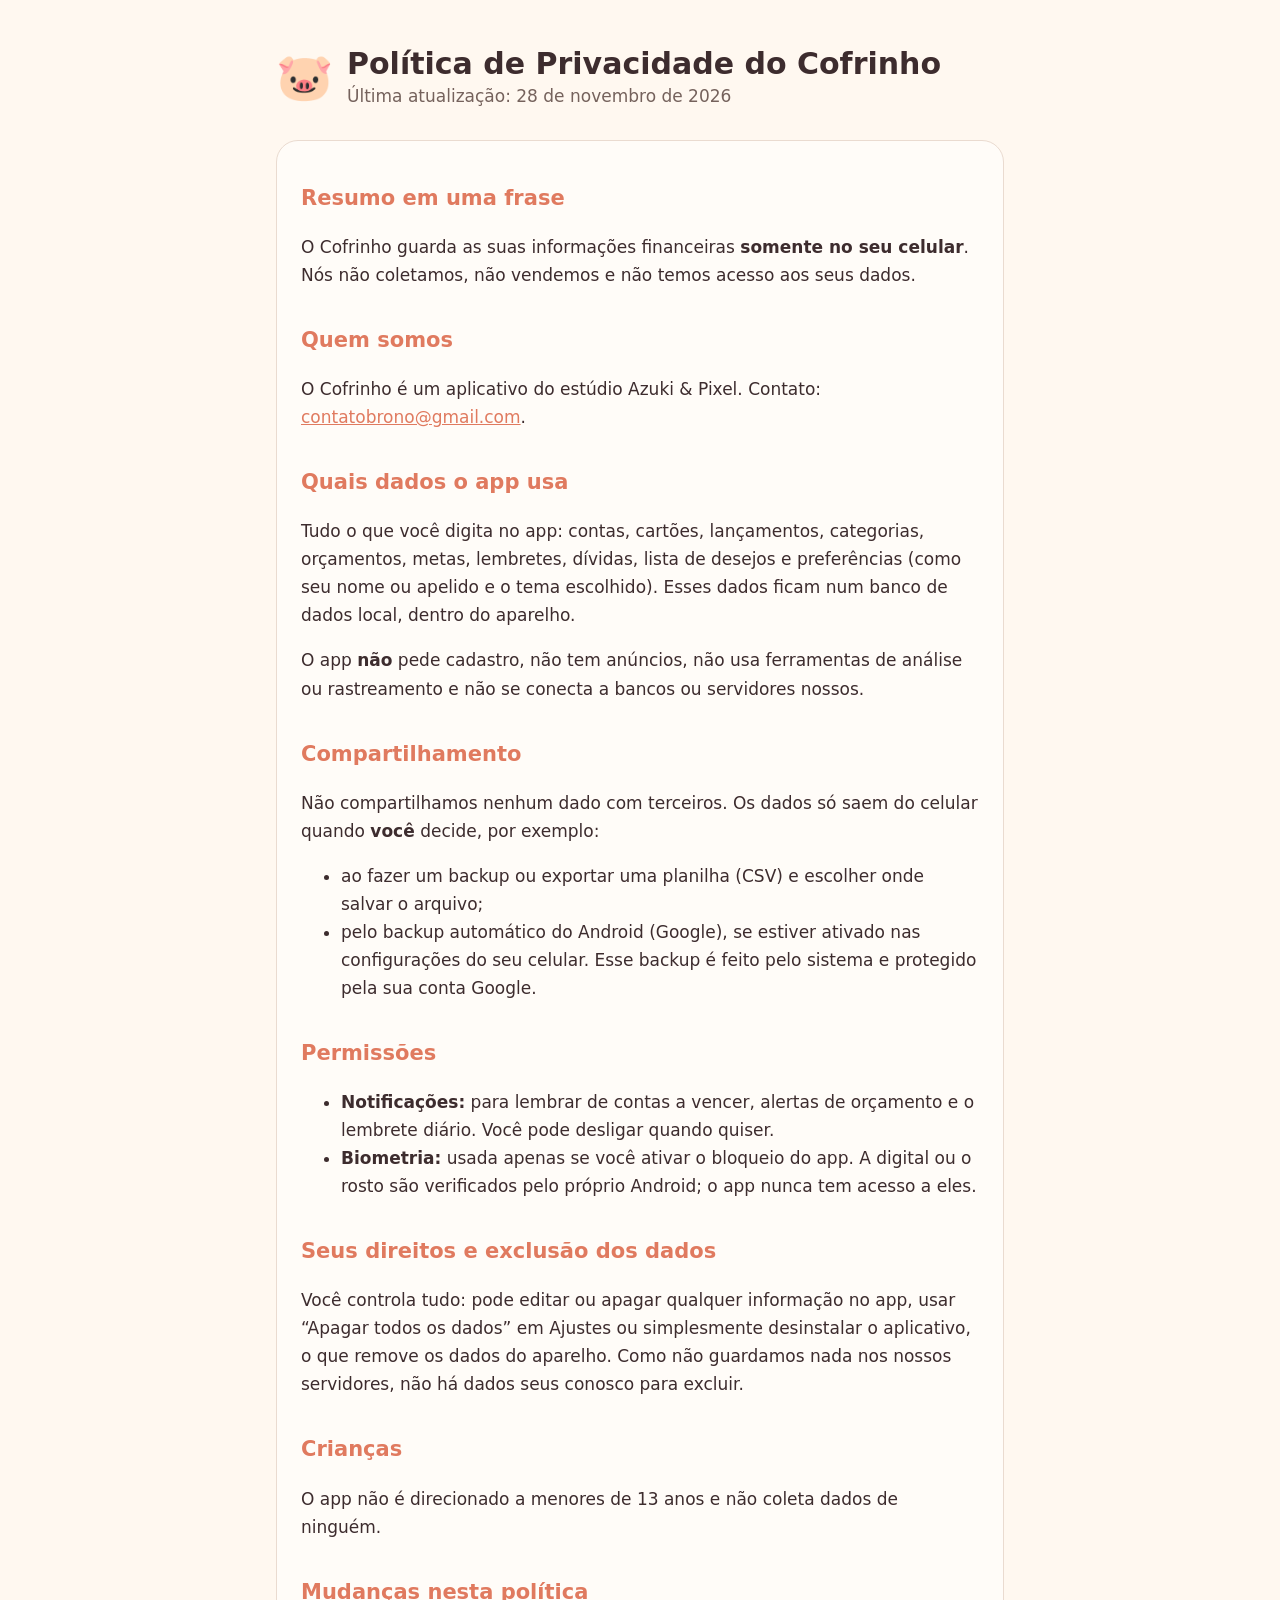
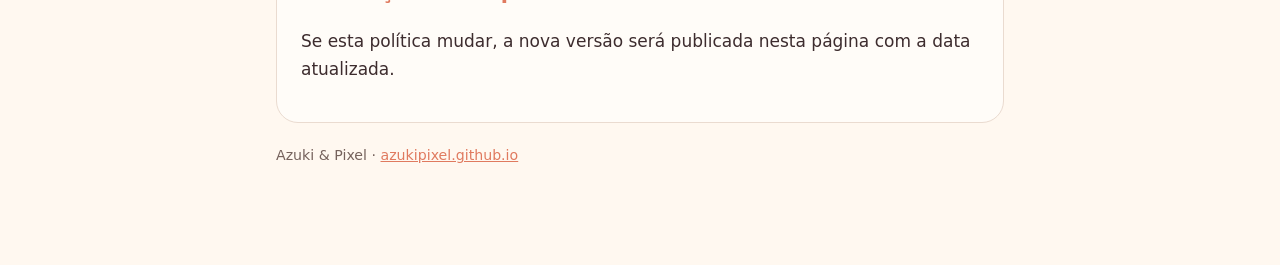
<file: cofrinho/politica-de-privacidade.html>
<!doctype html>
<html lang="pt-BR">
<head>
<meta charset="utf-8">
<meta name="viewport" content="width=device-width, initial-scale=1">
<meta name="description" content="Como o Cofrinho trata as suas informações.">
<title>Política de Privacidade – Cofrinho</title>
<style>
  :root { --fundo:#fff8f0; --papel:#fffcf8; --tinta:#3d2c2e; --suave:#75625c; --pessego:#e07a5f; --borda:#eadbd0; }
  @media (prefers-color-scheme: dark) { :root { --fundo:#221b1a; --papel:#2b2321; --tinta:#f3e9e2; --suave:#d5c6be; --borda:#4a3e3a; } }
  * { box-sizing: border-box; }
  body { margin:0; background:var(--fundo); color:var(--tinta); font:17px/1.65 "Nunito","Segoe UI",system-ui,sans-serif; }
  main { max-width: 760px; margin: 0 auto; padding: 40px 16px 80px; }
  .topo { display:flex; align-items:center; gap:14px; margin-bottom:24px; }
  .topo span { font-size:46px; }
  h1 { font-size: 30px; margin: 0; line-height:1.2; }
  h2 { font-size: 21px; margin-top: 34px; color: var(--pessego); }
  .cartao { background:var(--papel); border:1px solid var(--borda); border-radius:22px; padding:6px 24px 22px; }
  p, li { color: var(--tinta); }
  small, .data { color: var(--suave); }
  a { color: var(--pessego); }
</style>
</head>
<body>
<main>
  <div class="topo"><span>🐷</span><div><h1>Política de Privacidade do Cofrinho</h1><div class="data">Última atualização: 28 de novembro de 2026</div></div></div>
  <div class="cartao">
    <h2>Resumo em uma frase</h2>
    <p>O Cofrinho guarda as suas informações financeiras <strong>somente no seu celular</strong>. Nós não coletamos, não vendemos e não temos acesso aos seus dados.</p>

    <h2>Quem somos</h2>
    <p>O Cofrinho é um aplicativo do estúdio Azuki &amp; Pixel. Contato: <a href="mailto:contatobrono@gmail.com">contatobrono@gmail.com</a>.</p>

    <h2>Quais dados o app usa</h2>
    <p>Tudo o que você digita no app: contas, cartões, lançamentos, categorias, orçamentos, metas, lembretes, dívidas, lista de desejos e preferências (como seu nome ou apelido e o tema escolhido). Esses dados ficam num banco de dados local, dentro do aparelho.</p>
    <p>O app <strong>não</strong> pede cadastro, não tem anúncios, não usa ferramentas de análise ou rastreamento e não se conecta a bancos ou servidores nossos.</p>

    <h2>Compartilhamento</h2>
    <p>Não compartilhamos nenhum dado com terceiros. Os dados só saem do celular quando <strong>você</strong> decide, por exemplo:</p>
    <ul>
      <li>ao fazer um backup ou exportar uma planilha (CSV) e escolher onde salvar o arquivo;</li>
      <li>pelo backup automático do Android (Google), se estiver ativado nas configurações do seu celular. Esse backup é feito pelo sistema e protegido pela sua conta Google.</li>
    </ul>

    <h2>Permissões</h2>
    <ul>
      <li><strong>Notificações:</strong> para lembrar de contas a vencer, alertas de orçamento e o lembrete diário. Você pode desligar quando quiser.</li>
      <li><strong>Biometria:</strong> usada apenas se você ativar o bloqueio do app. A digital ou o rosto são verificados pelo próprio Android; o app nunca tem acesso a eles.</li>
    </ul>

    <h2>Seus direitos e exclusão dos dados</h2>
    <p>Você controla tudo: pode editar ou apagar qualquer informação no app, usar “Apagar todos os dados” em Ajustes ou simplesmente desinstalar o aplicativo, o que remove os dados do aparelho. Como não guardamos nada nos nossos servidores, não há dados seus conosco para excluir.</p>

    <h2>Crianças</h2>
    <p>O app não é direcionado a menores de 13 anos e não coleta dados de ninguém.</p>

    <h2>Mudanças nesta política</h2>
    <p>Se esta política mudar, a nova versão será publicada nesta página com a data atualizada.</p>
  </div>
  <p><small>Azuki &amp; Pixel · <a href="../">azukipixel.github.io</a></small></p>
</main>
</body>
</html>
</file>
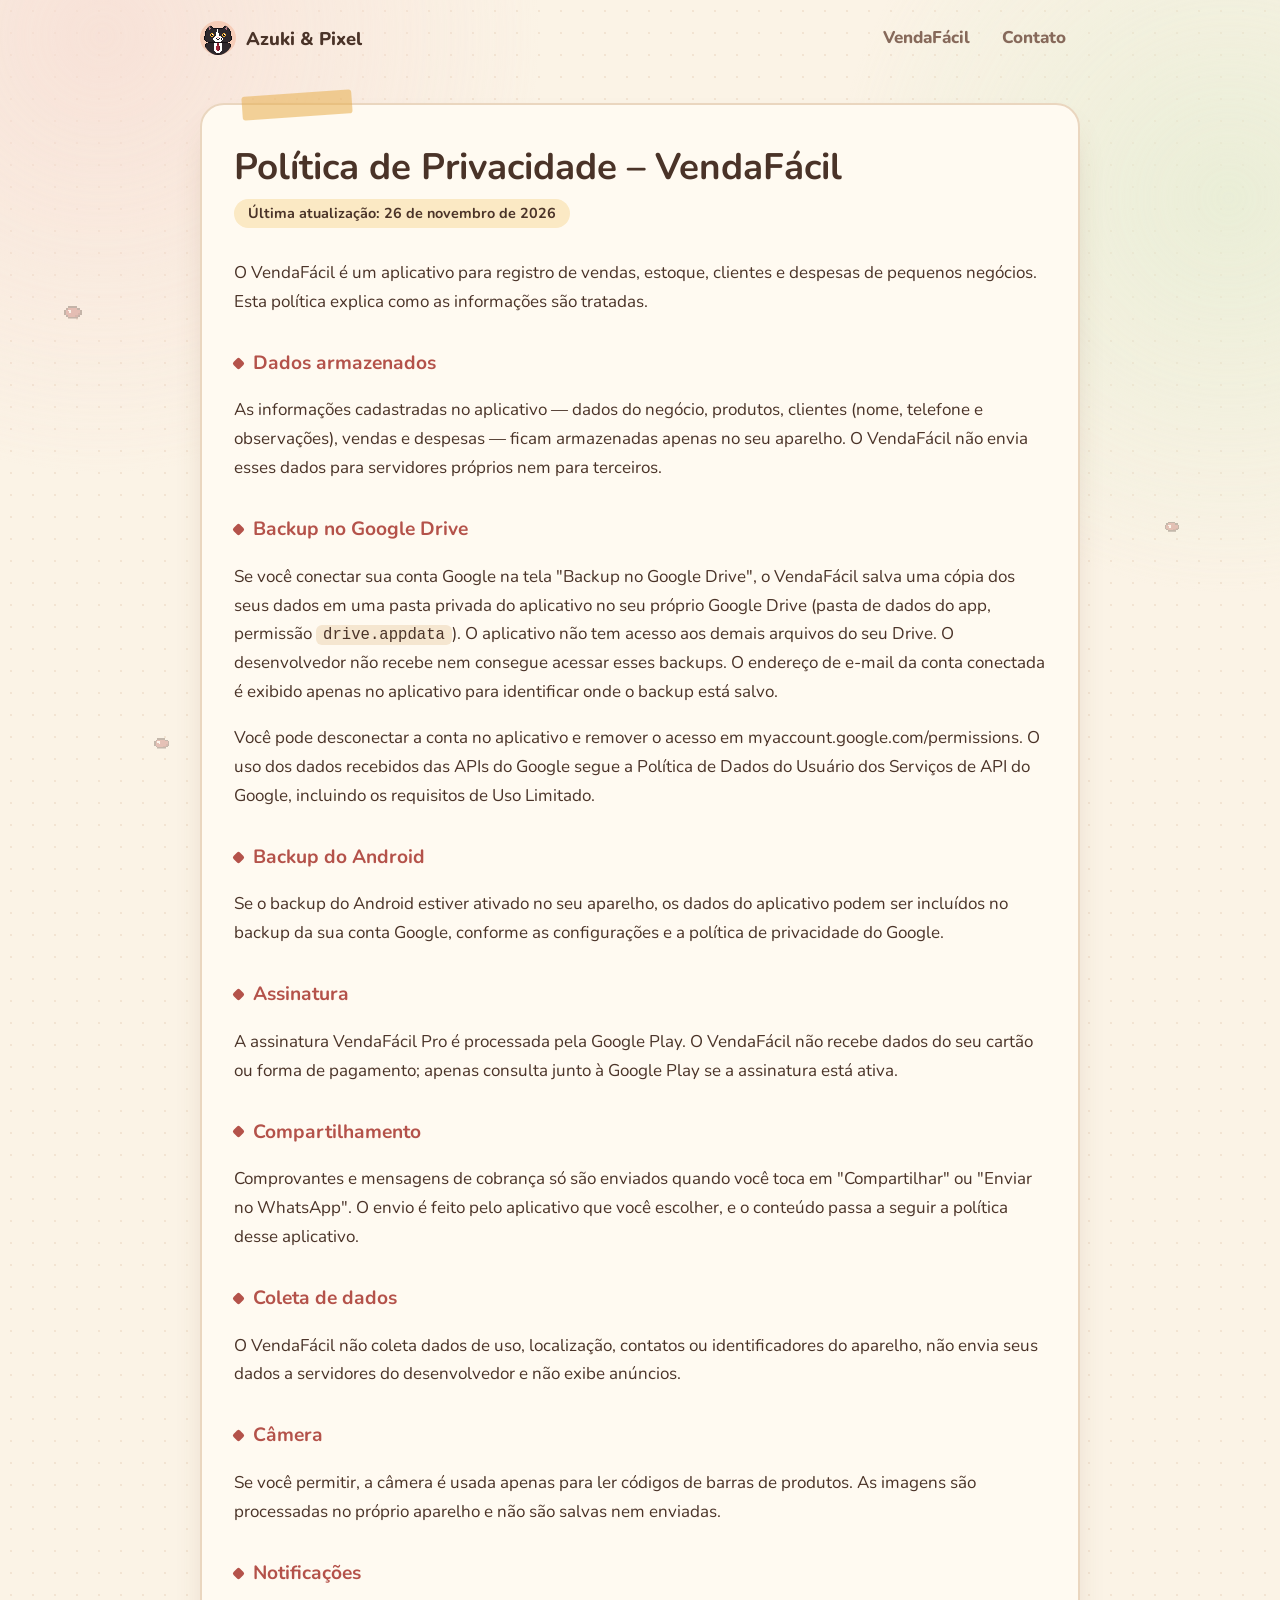
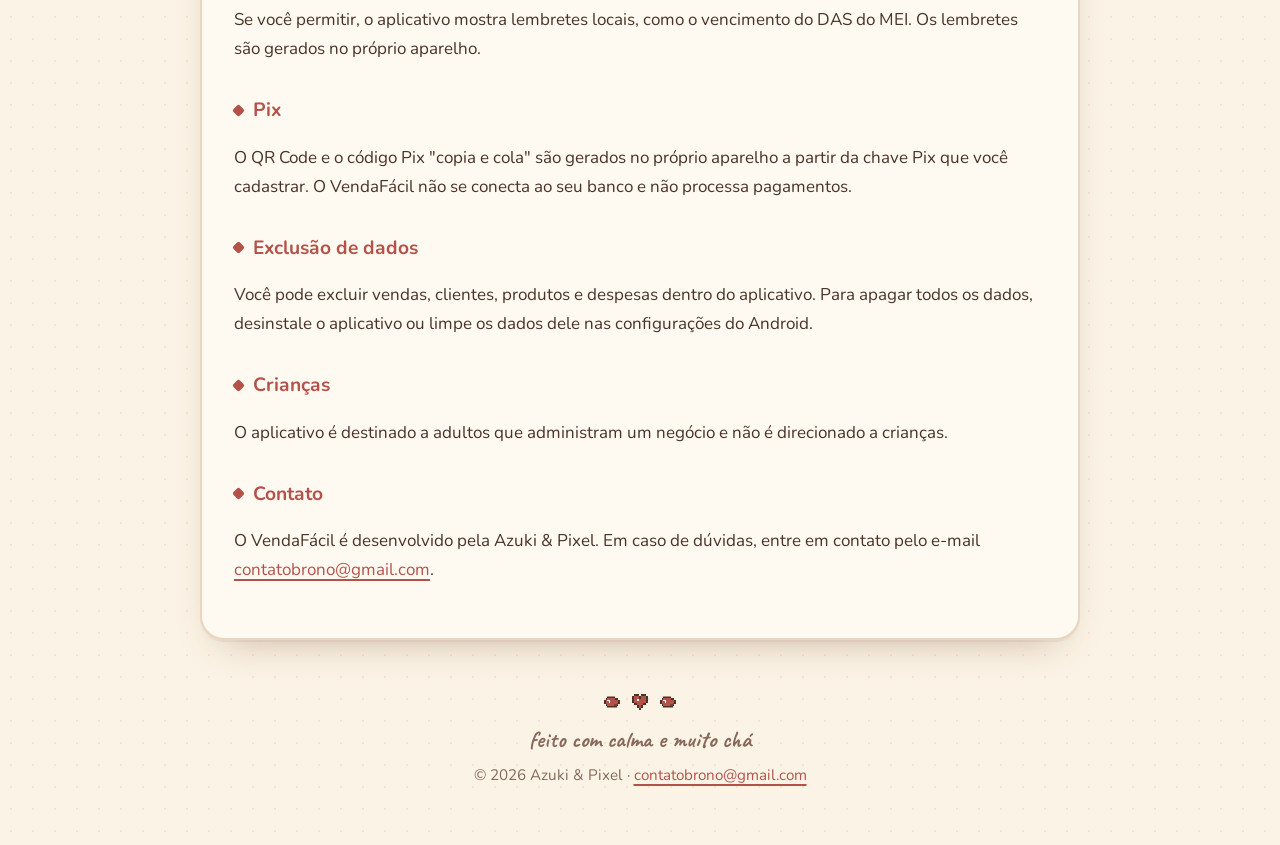
<file: vendafacil/politica-de-privacidade.html>
<!doctype html>
<html lang="pt-BR">
<head>
<meta charset="utf-8">
<meta name="viewport" content="width=device-width, initial-scale=1">
<meta name="description" content="Como o VendaFácil trata as suas informações.">
<meta name="theme-color" content="#fbf3e6" media="(prefers-color-scheme: light)">
<meta name="theme-color" content="#241b17" media="(prefers-color-scheme: dark)">
<title>Política de Privacidade – VendaFácil</title>
<link rel="preconnect" href="https://fonts.googleapis.com">
<link rel="preconnect" href="https://fonts.gstatic.com" crossorigin>
<link href="https://fonts.googleapis.com/css2?family=Caveat:wght@700&family=Nunito:wght@400;700;800&family=Pixelify+Sans:wght@500&display=swap" rel="stylesheet">
<link rel="stylesheet" href="../style.css">
<link rel="icon" href="data:image/svg+xml,%3Csvg xmlns='http://www.w3.org/2000/svg' viewBox='0 0 5 5' shape-rendering='crispEdges'%3E%3Cpath d='M1 0h3v1h1v3h-1v1h-3v-1h-1v-3h1z' fill='%234a3328'/%3E%3Cpath d='M1 1h3v3h-3z' fill='%23b4524a'/%3E%3Cpath d='M2 2h1v1h-1z' fill='%23fff'/%3E%3C/svg%3E">
</head>
<body>
<svg width="0" height="0" style="position:absolute" aria-hidden="true"><defs><symbol id="px-gato" viewBox="0 0 30 31"><rect x="6" y="0" width="1.02" height="1.02" fill="#141014"/><rect x="23" y="0" width="1.02" height="1.02" fill="#141014"/><rect x="5" y="1" width="1.02" height="1.02" fill="#141014"/><rect x="6" y="1" width="1.02" height="1.02" fill="#2e282c"/><rect x="7" y="1" width="1.02" height="1.02" fill="#141014"/><rect x="22" y="1" width="1.02" height="1.02" fill="#141014"/><rect x="23" y="1" width="1.02" height="1.02" fill="#2e282c"/><rect x="24" y="1" width="1.02" height="1.02" fill="#141014"/><rect x="5" y="2" width="1.02" height="1.02" fill="#141014"/><rect x="6" y="2" width="1.02" height="1.02" fill="#2e282c"/><rect x="7" y="2" width="1.02" height="1.02" fill="#2e282c"/><rect x="8" y="2" width="1.02" height="1.02" fill="#141014"/><rect x="21" y="2" width="1.02" height="1.02" fill="#141014"/><rect x="22" y="2" width="1.02" height="1.02" fill="#2e282c"/><rect x="23" y="2" width="1.02" height="1.02" fill="#2e282c"/><rect x="24" y="2" width="1.02" height="1.02" fill="#141014"/><rect x="4" y="3" width="1.02" height="1.02" fill="#141014"/><rect x="5" y="3" width="1.02" height="1.02" fill="#2e282c"/><rect x="6" y="3" width="1.02" height="1.02" fill="#b07a84"/><rect x="7" y="3" width="1.02" height="1.02" fill="#2e282c"/><rect x="8" y="3" width="1.02" height="1.02" fill="#2e282c"/><rect x="9" y="3" width="1.02" height="1.02" fill="#141014"/><rect x="20" y="3" width="1.02" height="1.02" fill="#141014"/><rect x="21" y="3" width="1.02" height="1.02" fill="#2e282c"/><rect x="22" y="3" width="1.02" height="1.02" fill="#2e282c"/><rect x="23" y="3" width="1.02" height="1.02" fill="#b07a84"/><rect x="24" y="3" width="1.02" height="1.02" fill="#2e282c"/><rect x="25" y="3" width="1.02" height="1.02" fill="#141014"/><rect x="4" y="4" width="1.02" height="1.02" fill="#141014"/><rect x="5" y="4" width="1.02" height="1.02" fill="#2e282c"/><rect x="6" y="4" width="1.02" height="1.02" fill="#b07a84"/><rect x="7" y="4" width="1.02" height="1.02" fill="#b07a84"/><rect x="8" y="4" width="1.02" height="1.02" fill="#2e282c"/><rect x="9" y="4" width="1.02" height="1.02" fill="#2e282c"/><rect x="10" y="4" width="1.02" height="1.02" fill="#141014"/><rect x="11" y="4" width="1.02" height="1.02" fill="#141014"/><rect x="12" y="4" width="1.02" height="1.02" fill="#141014"/><rect x="13" y="4" width="1.02" height="1.02" fill="#141014"/><rect x="14" y="4" width="1.02" height="1.02" fill="#141014"/><rect x="15" y="4" width="1.02" height="1.02" fill="#141014"/><rect x="16" y="4" width="1.02" height="1.02" fill="#141014"/><rect x="17" y="4" width="1.02" height="1.02" fill="#141014"/><rect x="18" y="4" width="1.02" height="1.02" fill="#141014"/><rect x="19" y="4" width="1.02" height="1.02" fill="#141014"/><rect x="20" y="4" width="1.02" height="1.02" fill="#2e282c"/><rect x="21" y="4" width="1.02" height="1.02" fill="#2e282c"/><rect x="22" y="4" width="1.02" height="1.02" fill="#b07a84"/><rect x="23" y="4" width="1.02" height="1.02" fill="#b07a84"/><rect x="24" y="4" width="1.02" height="1.02" fill="#2e282c"/><rect x="25" y="4" width="1.02" height="1.02" fill="#141014"/><rect x="3" y="5" width="1.02" height="1.02" fill="#141014"/><rect x="4" y="5" width="1.02" height="1.02" fill="#2e282c"/><rect x="5" y="5" width="1.02" height="1.02" fill="#2e282c"/><rect x="6" y="5" width="1.02" height="1.02" fill="#b07a84"/><rect x="7" y="5" width="1.02" height="1.02" fill="#2e282c"/><rect x="8" y="5" width="1.02" height="1.02" fill="#2e282c"/><rect x="9" y="5" width="1.02" height="1.02" fill="#2e282c"/><rect x="10" y="5" width="1.02" height="1.02" fill="#2e282c"/><rect x="11" y="5" width="1.02" height="1.02" fill="#2e282c"/><rect x="12" y="5" width="1.02" height="1.02" fill="#2e282c"/><rect x="13" y="5" width="1.02" height="1.02" fill="#2e282c"/><rect x="14" y="5" width="1.02" height="1.02" fill="#fff"/><rect x="15" y="5" width="1.02" height="1.02" fill="#2e282c"/><rect x="16" y="5" width="1.02" height="1.02" fill="#2e282c"/><rect x="17" y="5" width="1.02" height="1.02" fill="#2e282c"/><rect x="18" y="5" width="1.02" height="1.02" fill="#2e282c"/><rect x="19" y="5" width="1.02" height="1.02" fill="#2e282c"/><rect x="20" y="5" width="1.02" height="1.02" fill="#2e282c"/><rect x="21" y="5" width="1.02" height="1.02" fill="#2e282c"/><rect x="22" y="5" width="1.02" height="1.02" fill="#2e282c"/><rect x="23" y="5" width="1.02" height="1.02" fill="#b07a84"/><rect x="24" y="5" width="1.02" height="1.02" fill="#2e282c"/><rect x="25" y="5" width="1.02" height="1.02" fill="#2e282c"/><rect x="26" y="5" width="1.02" height="1.02" fill="#141014"/><rect x="3" y="6" width="1.02" height="1.02" fill="#141014"/><rect x="4" y="6" width="1.02" height="1.02" fill="#2e282c"/><rect x="5" y="6" width="1.02" height="1.02" fill="#2e282c"/><rect x="6" y="6" width="1.02" height="1.02" fill="#2e282c"/><rect x="7" y="6" width="1.02" height="1.02" fill="#2e282c"/><rect x="8" y="6" width="1.02" height="1.02" fill="#2e282c"/><rect x="9" y="6" width="1.02" height="1.02" fill="#2e282c"/><rect x="10" y="6" width="1.02" height="1.02" fill="#2e282c"/><rect x="11" y="6" width="1.02" height="1.02" fill="#2e282c"/><rect x="12" y="6" width="1.02" height="1.02" fill="#2e282c"/><rect x="13" y="6" width="1.02" height="1.02" fill="#2e282c"/><rect x="14" y="6" width="1.02" height="1.02" fill="#fff"/><rect x="15" y="6" width="1.02" height="1.02" fill="#2e282c"/><rect x="16" y="6" width="1.02" height="1.02" fill="#2e282c"/><rect x="17" y="6" width="1.02" height="1.02" fill="#2e282c"/><rect x="18" y="6" width="1.02" height="1.02" fill="#2e282c"/><rect x="19" y="6" width="1.02" height="1.02" fill="#2e282c"/><rect x="20" y="6" width="1.02" height="1.02" fill="#2e282c"/><rect x="21" y="6" width="1.02" height="1.02" fill="#2e282c"/><rect x="22" y="6" width="1.02" height="1.02" fill="#2e282c"/><rect x="23" y="6" width="1.02" height="1.02" fill="#2e282c"/><rect x="24" y="6" width="1.02" height="1.02" fill="#2e282c"/><rect x="25" y="6" width="1.02" height="1.02" fill="#2e282c"/><rect x="26" y="6" width="1.02" height="1.02" fill="#141014"/><rect x="2" y="7" width="1.02" height="1.02" fill="#141014"/><rect x="3" y="7" width="1.02" height="1.02" fill="#2e282c"/><rect x="4" y="7" width="1.02" height="1.02" fill="#2e282c"/><rect x="5" y="7" width="1.02" height="1.02" fill="#2e282c"/><rect x="6" y="7" width="1.02" height="1.02" fill="#2e282c"/><rect x="7" y="7" width="1.02" height="1.02" fill="#2e282c"/><rect x="8" y="7" width="1.02" height="1.02" fill="#2e282c"/><rect x="9" y="7" width="1.02" height="1.02" fill="#2e282c"/><rect x="10" y="7" width="1.02" height="1.02" fill="#2e282c"/><rect x="11" y="7" width="1.02" height="1.02" fill="#2e282c"/><rect x="12" y="7" width="1.02" height="1.02" fill="#2e282c"/><rect x="13" y="7" width="1.02" height="1.02" fill="#2e282c"/><rect x="14" y="7" width="1.02" height="1.02" fill="#fff"/><rect x="15" y="7" width="1.02" height="1.02" fill="#2e282c"/><rect x="16" y="7" width="1.02" height="1.02" fill="#2e282c"/><rect x="17" y="7" width="1.02" height="1.02" fill="#2e282c"/><rect x="18" y="7" width="1.02" height="1.02" fill="#2e282c"/><rect x="19" y="7" width="1.02" height="1.02" fill="#2e282c"/><rect x="20" y="7" width="1.02" height="1.02" fill="#2e282c"/><rect x="21" y="7" width="1.02" height="1.02" fill="#2e282c"/><rect x="22" y="7" width="1.02" height="1.02" fill="#2e282c"/><rect x="23" y="7" width="1.02" height="1.02" fill="#2e282c"/><rect x="24" y="7" width="1.02" height="1.02" fill="#2e282c"/><rect x="25" y="7" width="1.02" height="1.02" fill="#2e282c"/><rect x="26" y="7" width="1.02" height="1.02" fill="#2e282c"/><rect x="27" y="7" width="1.02" height="1.02" fill="#141014"/><rect x="2" y="8" width="1.02" height="1.02" fill="#141014"/><rect x="3" y="8" width="1.02" height="1.02" fill="#2e282c"/><rect x="4" y="8" width="1.02" height="1.02" fill="#2e282c"/><rect x="5" y="8" width="1.02" height="1.02" fill="#2e282c"/><rect x="6" y="8" width="1.02" height="1.02" fill="#2e282c"/><rect x="7" y="8" width="1.02" height="1.02" fill="#2e282c"/><rect x="8" y="8" width="1.02" height="1.02" fill="#2e282c"/><rect x="9" y="8" width="1.02" height="1.02" fill="#2e282c"/><rect x="10" y="8" width="1.02" height="1.02" fill="#2e282c"/><rect x="11" y="8" width="1.02" height="1.02" fill="#2e282c"/><rect x="12" y="8" width="1.02" height="1.02" fill="#2e282c"/><rect x="13" y="8" width="1.02" height="1.02" fill="#fff"/><rect x="14" y="8" width="1.02" height="1.02" fill="#fff"/><rect x="15" y="8" width="1.02" height="1.02" fill="#2e282c"/><rect x="16" y="8" width="1.02" height="1.02" fill="#2e282c"/><rect x="17" y="8" width="1.02" height="1.02" fill="#2e282c"/><rect x="18" y="8" width="1.02" height="1.02" fill="#2e282c"/><rect x="19" y="8" width="1.02" height="1.02" fill="#2e282c"/><rect x="20" y="8" width="1.02" height="1.02" fill="#2e282c"/><rect x="21" y="8" width="1.02" height="1.02" fill="#2e282c"/><rect x="22" y="8" width="1.02" height="1.02" fill="#2e282c"/><rect x="23" y="8" width="1.02" height="1.02" fill="#2e282c"/><rect x="24" y="8" width="1.02" height="1.02" fill="#2e282c"/><rect x="25" y="8" width="1.02" height="1.02" fill="#2e282c"/><rect x="26" y="8" width="1.02" height="1.02" fill="#2e282c"/><rect x="27" y="8" width="1.02" height="1.02" fill="#141014"/><rect x="2" y="9" width="1.02" height="1.02" fill="#141014"/><rect x="3" y="9" width="1.02" height="1.02" fill="#2e282c"/><rect x="4" y="9" width="1.02" height="1.02" fill="#2e282c"/><rect x="5" y="9" width="1.02" height="1.02" fill="#2e282c"/><rect x="6" y="9" width="1.02" height="1.02" fill="#2e282c"/><rect x="7" y="9" width="1.02" height="1.02" fill="#2e282c"/><rect x="8" y="9" width="1.02" height="1.02" fill="#f2b03a"/><rect x="9" y="9" width="1.02" height="1.02" fill="#f2b03a"/><rect x="10" y="9" width="1.02" height="1.02" fill="#2e282c"/><rect x="11" y="9" width="1.02" height="1.02" fill="#2e282c"/><rect x="12" y="9" width="1.02" height="1.02" fill="#2e282c"/><rect x="13" y="9" width="1.02" height="1.02" fill="#fff"/><rect x="14" y="9" width="1.02" height="1.02" fill="#fff"/><rect x="15" y="9" width="1.02" height="1.02" fill="#fff"/><rect x="16" y="9" width="1.02" height="1.02" fill="#2e282c"/><rect x="17" y="9" width="1.02" height="1.02" fill="#2e282c"/><rect x="18" y="9" width="1.02" height="1.02" fill="#2e282c"/><rect x="19" y="9" width="1.02" height="1.02" fill="#2e282c"/><rect x="20" y="9" width="1.02" height="1.02" fill="#f2b03a"/><rect x="21" y="9" width="1.02" height="1.02" fill="#f2b03a"/><rect x="22" y="9" width="1.02" height="1.02" fill="#2e282c"/><rect x="23" y="9" width="1.02" height="1.02" fill="#2e282c"/><rect x="24" y="9" width="1.02" height="1.02" fill="#2e282c"/><rect x="25" y="9" width="1.02" height="1.02" fill="#2e282c"/><rect x="26" y="9" width="1.02" height="1.02" fill="#2e282c"/><rect x="27" y="9" width="1.02" height="1.02" fill="#141014"/><rect x="2" y="10" width="1.02" height="1.02" fill="#141014"/><rect x="3" y="10" width="1.02" height="1.02" fill="#2e282c"/><rect x="4" y="10" width="1.02" height="1.02" fill="#2e282c"/><rect x="5" y="10" width="1.02" height="1.02" fill="#2e282c"/><rect x="6" y="10" width="1.02" height="1.02" fill="#2e282c"/><rect x="7" y="10" width="1.02" height="1.02" fill="#f2b03a"/><rect x="8" y="10" width="1.02" height="1.02" fill="#141014"/><rect x="9" y="10" width="1.02" height="1.02" fill="#fff"/><rect x="10" y="10" width="1.02" height="1.02" fill="#f2b03a"/><rect x="11" y="10" width="1.02" height="1.02" fill="#2e282c"/><rect x="12" y="10" width="1.02" height="1.02" fill="#2e282c"/><rect x="13" y="10" width="1.02" height="1.02" fill="#fff"/><rect x="14" y="10" width="1.02" height="1.02" fill="#fff"/><rect x="15" y="10" width="1.02" height="1.02" fill="#fff"/><rect x="16" y="10" width="1.02" height="1.02" fill="#2e282c"/><rect x="17" y="10" width="1.02" height="1.02" fill="#2e282c"/><rect x="18" y="10" width="1.02" height="1.02" fill="#2e282c"/><rect x="19" y="10" width="1.02" height="1.02" fill="#f2b03a"/><rect x="20" y="10" width="1.02" height="1.02" fill="#141014"/><rect x="21" y="10" width="1.02" height="1.02" fill="#fff"/><rect x="22" y="10" width="1.02" height="1.02" fill="#f2b03a"/><rect x="23" y="10" width="1.02" height="1.02" fill="#2e282c"/><rect x="24" y="10" width="1.02" height="1.02" fill="#2e282c"/><rect x="25" y="10" width="1.02" height="1.02" fill="#2e282c"/><rect x="26" y="10" width="1.02" height="1.02" fill="#2e282c"/><rect x="27" y="10" width="1.02" height="1.02" fill="#141014"/><rect x="2" y="11" width="1.02" height="1.02" fill="#141014"/><rect x="3" y="11" width="1.02" height="1.02" fill="#2e282c"/><rect x="4" y="11" width="1.02" height="1.02" fill="#2e282c"/><rect x="5" y="11" width="1.02" height="1.02" fill="#2e282c"/><rect x="6" y="11" width="1.02" height="1.02" fill="#2e282c"/><rect x="7" y="11" width="1.02" height="1.02" fill="#f2b03a"/><rect x="8" y="11" width="1.02" height="1.02" fill="#141014"/><rect x="9" y="11" width="1.02" height="1.02" fill="#141014"/><rect x="10" y="11" width="1.02" height="1.02" fill="#f2b03a"/><rect x="11" y="11" width="1.02" height="1.02" fill="#2e282c"/><rect x="12" y="11" width="1.02" height="1.02" fill="#2e282c"/><rect x="13" y="11" width="1.02" height="1.02" fill="#fff"/><rect x="14" y="11" width="1.02" height="1.02" fill="#fff"/><rect x="15" y="11" width="1.02" height="1.02" fill="#fff"/><rect x="16" y="11" width="1.02" height="1.02" fill="#2e282c"/><rect x="17" y="11" width="1.02" height="1.02" fill="#2e282c"/><rect x="18" y="11" width="1.02" height="1.02" fill="#2e282c"/><rect x="19" y="11" width="1.02" height="1.02" fill="#f2b03a"/><rect x="20" y="11" width="1.02" height="1.02" fill="#141014"/><rect x="21" y="11" width="1.02" height="1.02" fill="#141014"/><rect x="22" y="11" width="1.02" height="1.02" fill="#f2b03a"/><rect x="23" y="11" width="1.02" height="1.02" fill="#2e282c"/><rect x="24" y="11" width="1.02" height="1.02" fill="#2e282c"/><rect x="25" y="11" width="1.02" height="1.02" fill="#2e282c"/><rect x="26" y="11" width="1.02" height="1.02" fill="#2e282c"/><rect x="27" y="11" width="1.02" height="1.02" fill="#141014"/><rect x="1" y="12" width="1.02" height="1.02" fill="#141014"/><rect x="2" y="12" width="1.02" height="1.02" fill="#2e282c"/><rect x="3" y="12" width="1.02" height="1.02" fill="#2e282c"/><rect x="4" y="12" width="1.02" height="1.02" fill="#2e282c"/><rect x="5" y="12" width="1.02" height="1.02" fill="#2e282c"/><rect x="6" y="12" width="1.02" height="1.02" fill="#2e282c"/><rect x="7" y="12" width="1.02" height="1.02" fill="#2e282c"/><rect x="8" y="12" width="1.02" height="1.02" fill="#f2b03a"/><rect x="9" y="12" width="1.02" height="1.02" fill="#f2b03a"/><rect x="10" y="12" width="1.02" height="1.02" fill="#2e282c"/><rect x="11" y="12" width="1.02" height="1.02" fill="#2e282c"/><rect x="12" y="12" width="1.02" height="1.02" fill="#fff"/><rect x="13" y="12" width="1.02" height="1.02" fill="#fff"/><rect x="14" y="12" width="1.02" height="1.02" fill="#fff"/><rect x="15" y="12" width="1.02" height="1.02" fill="#fff"/><rect x="16" y="12" width="1.02" height="1.02" fill="#fff"/><rect x="17" y="12" width="1.02" height="1.02" fill="#fff"/><rect x="18" y="12" width="1.02" height="1.02" fill="#2e282c"/><rect x="19" y="12" width="1.02" height="1.02" fill="#2e282c"/><rect x="20" y="12" width="1.02" height="1.02" fill="#f2b03a"/><rect x="21" y="12" width="1.02" height="1.02" fill="#f2b03a"/><rect x="22" y="12" width="1.02" height="1.02" fill="#2e282c"/><rect x="23" y="12" width="1.02" height="1.02" fill="#2e282c"/><rect x="24" y="12" width="1.02" height="1.02" fill="#2e282c"/><rect x="25" y="12" width="1.02" height="1.02" fill="#2e282c"/><rect x="26" y="12" width="1.02" height="1.02" fill="#2e282c"/><rect x="27" y="12" width="1.02" height="1.02" fill="#2e282c"/><rect x="28" y="12" width="1.02" height="1.02" fill="#141014"/><rect x="1" y="13" width="1.02" height="1.02" fill="#141014"/><rect x="2" y="13" width="1.02" height="1.02" fill="#2e282c"/><rect x="3" y="13" width="1.02" height="1.02" fill="#2e282c"/><rect x="4" y="13" width="1.02" height="1.02" fill="#2e282c"/><rect x="5" y="13" width="1.02" height="1.02" fill="#2e282c"/><rect x="6" y="13" width="1.02" height="1.02" fill="#2e282c"/><rect x="7" y="13" width="1.02" height="1.02" fill="#2e282c"/><rect x="8" y="13" width="1.02" height="1.02" fill="#2e282c"/><rect x="9" y="13" width="1.02" height="1.02" fill="#2e282c"/><rect x="10" y="13" width="1.02" height="1.02" fill="#2e282c"/><rect x="11" y="13" width="1.02" height="1.02" fill="#fff"/><rect x="12" y="13" width="1.02" height="1.02" fill="#fff"/><rect x="13" y="13" width="1.02" height="1.02" fill="#fff"/><rect x="14" y="13" width="1.02" height="1.02" fill="#f2a0a6"/><rect x="15" y="13" width="1.02" height="1.02" fill="#f2a0a6"/><rect x="16" y="13" width="1.02" height="1.02" fill="#fff"/><rect x="17" y="13" width="1.02" height="1.02" fill="#fff"/><rect x="18" y="13" width="1.02" height="1.02" fill="#fff"/><rect x="19" y="13" width="1.02" height="1.02" fill="#2e282c"/><rect x="20" y="13" width="1.02" height="1.02" fill="#2e282c"/><rect x="21" y="13" width="1.02" height="1.02" fill="#2e282c"/><rect x="22" y="13" width="1.02" height="1.02" fill="#2e282c"/><rect x="23" y="13" width="1.02" height="1.02" fill="#2e282c"/><rect x="24" y="13" width="1.02" height="1.02" fill="#2e282c"/><rect x="25" y="13" width="1.02" height="1.02" fill="#2e282c"/><rect x="26" y="13" width="1.02" height="1.02" fill="#2e282c"/><rect x="27" y="13" width="1.02" height="1.02" fill="#2e282c"/><rect x="28" y="13" width="1.02" height="1.02" fill="#141014"/><rect x="1" y="14" width="1.02" height="1.02" fill="#141014"/><rect x="2" y="14" width="1.02" height="1.02" fill="#2e282c"/><rect x="3" y="14" width="1.02" height="1.02" fill="#2e282c"/><rect x="4" y="14" width="1.02" height="1.02" fill="#2e282c"/><rect x="5" y="14" width="1.02" height="1.02" fill="#2e282c"/><rect x="6" y="14" width="1.02" height="1.02" fill="#2e282c"/><rect x="7" y="14" width="1.02" height="1.02" fill="#2e282c"/><rect x="8" y="14" width="1.02" height="1.02" fill="#2e282c"/><rect x="9" y="14" width="1.02" height="1.02" fill="#2e282c"/><rect x="10" y="14" width="1.02" height="1.02" fill="#fff"/><rect x="11" y="14" width="1.02" height="1.02" fill="#fff"/><rect x="12" y="14" width="1.02" height="1.02" fill="#fff"/><rect x="13" y="14" width="1.02" height="1.02" fill="#141014"/><rect x="14" y="14" width="1.02" height="1.02" fill="#fff"/><rect x="15" y="14" width="1.02" height="1.02" fill="#fff"/><rect x="16" y="14" width="1.02" height="1.02" fill="#141014"/><rect x="17" y="14" width="1.02" height="1.02" fill="#fff"/><rect x="18" y="14" width="1.02" height="1.02" fill="#141014"/><rect x="19" y="14" width="1.02" height="1.02" fill="#fff"/><rect x="20" y="14" width="1.02" height="1.02" fill="#2e282c"/><rect x="21" y="14" width="1.02" height="1.02" fill="#2e282c"/><rect x="22" y="14" width="1.02" height="1.02" fill="#2e282c"/><rect x="23" y="14" width="1.02" height="1.02" fill="#2e282c"/><rect x="24" y="14" width="1.02" height="1.02" fill="#2e282c"/><rect x="25" y="14" width="1.02" height="1.02" fill="#2e282c"/><rect x="26" y="14" width="1.02" height="1.02" fill="#2e282c"/><rect x="27" y="14" width="1.02" height="1.02" fill="#2e282c"/><rect x="28" y="14" width="1.02" height="1.02" fill="#141014"/><rect x="1" y="15" width="1.02" height="1.02" fill="#141014"/><rect x="2" y="15" width="1.02" height="1.02" fill="#2e282c"/><rect x="3" y="15" width="1.02" height="1.02" fill="#2e282c"/><rect x="4" y="15" width="1.02" height="1.02" fill="#2e282c"/><rect x="5" y="15" width="1.02" height="1.02" fill="#2e282c"/><rect x="6" y="15" width="1.02" height="1.02" fill="#2e282c"/><rect x="7" y="15" width="1.02" height="1.02" fill="#2e282c"/><rect x="8" y="15" width="1.02" height="1.02" fill="#2e282c"/><rect x="9" y="15" width="1.02" height="1.02" fill="#2e282c"/><rect x="10" y="15" width="1.02" height="1.02" fill="#fff"/><rect x="11" y="15" width="1.02" height="1.02" fill="#fff"/><rect x="12" y="15" width="1.02" height="1.02" fill="#fff"/><rect x="13" y="15" width="1.02" height="1.02" fill="#fff"/><rect x="14" y="15" width="1.02" height="1.02" fill="#141014"/><rect x="15" y="15" width="1.02" height="1.02" fill="#141014"/><rect x="16" y="15" width="1.02" height="1.02" fill="#fff"/><rect x="17" y="15" width="1.02" height="1.02" fill="#fff"/><rect x="18" y="15" width="1.02" height="1.02" fill="#141014"/><rect x="19" y="15" width="1.02" height="1.02" fill="#fff"/><rect x="20" y="15" width="1.02" height="1.02" fill="#2e282c"/><rect x="21" y="15" width="1.02" height="1.02" fill="#2e282c"/><rect x="22" y="15" width="1.02" height="1.02" fill="#2e282c"/><rect x="23" y="15" width="1.02" height="1.02" fill="#2e282c"/><rect x="24" y="15" width="1.02" height="1.02" fill="#2e282c"/><rect x="25" y="15" width="1.02" height="1.02" fill="#2e282c"/><rect x="26" y="15" width="1.02" height="1.02" fill="#2e282c"/><rect x="27" y="15" width="1.02" height="1.02" fill="#2e282c"/><rect x="28" y="15" width="1.02" height="1.02" fill="#141014"/><rect x="2" y="16" width="1.02" height="1.02" fill="#141014"/><rect x="3" y="16" width="1.02" height="1.02" fill="#2e282c"/><rect x="4" y="16" width="1.02" height="1.02" fill="#2e282c"/><rect x="5" y="16" width="1.02" height="1.02" fill="#2e282c"/><rect x="6" y="16" width="1.02" height="1.02" fill="#2e282c"/><rect x="7" y="16" width="1.02" height="1.02" fill="#2e282c"/><rect x="8" y="16" width="1.02" height="1.02" fill="#2e282c"/><rect x="9" y="16" width="1.02" height="1.02" fill="#2e282c"/><rect x="10" y="16" width="1.02" height="1.02" fill="#2e282c"/><rect x="11" y="16" width="1.02" height="1.02" fill="#fff"/><rect x="12" y="16" width="1.02" height="1.02" fill="#fff"/><rect x="13" y="16" width="1.02" height="1.02" fill="#fff"/><rect x="14" y="16" width="1.02" height="1.02" fill="#fff"/><rect x="15" y="16" width="1.02" height="1.02" fill="#fff"/><rect x="16" y="16" width="1.02" height="1.02" fill="#fff"/><rect x="17" y="16" width="1.02" height="1.02" fill="#fff"/><rect x="18" y="16" width="1.02" height="1.02" fill="#fff"/><rect x="19" y="16" width="1.02" height="1.02" fill="#2e282c"/><rect x="20" y="16" width="1.02" height="1.02" fill="#2e282c"/><rect x="21" y="16" width="1.02" height="1.02" fill="#2e282c"/><rect x="22" y="16" width="1.02" height="1.02" fill="#2e282c"/><rect x="23" y="16" width="1.02" height="1.02" fill="#2e282c"/><rect x="24" y="16" width="1.02" height="1.02" fill="#2e282c"/><rect x="25" y="16" width="1.02" height="1.02" fill="#2e282c"/><rect x="26" y="16" width="1.02" height="1.02" fill="#2e282c"/><rect x="27" y="16" width="1.02" height="1.02" fill="#141014"/><rect x="3" y="17" width="1.02" height="1.02" fill="#141014"/><rect x="4" y="17" width="1.02" height="1.02" fill="#2e282c"/><rect x="5" y="17" width="1.02" height="1.02" fill="#2e282c"/><rect x="6" y="17" width="1.02" height="1.02" fill="#2e282c"/><rect x="7" y="17" width="1.02" height="1.02" fill="#2e282c"/><rect x="8" y="17" width="1.02" height="1.02" fill="#2e282c"/><rect x="9" y="17" width="1.02" height="1.02" fill="#2e282c"/><rect x="10" y="17" width="1.02" height="1.02" fill="#2e282c"/><rect x="11" y="17" width="1.02" height="1.02" fill="#2e282c"/><rect x="12" y="17" width="1.02" height="1.02" fill="#fff"/><rect x="13" y="17" width="1.02" height="1.02" fill="#fff"/><rect x="14" y="17" width="1.02" height="1.02" fill="#fff"/><rect x="15" y="17" width="1.02" height="1.02" fill="#fff"/><rect x="16" y="17" width="1.02" height="1.02" fill="#fff"/><rect x="17" y="17" width="1.02" height="1.02" fill="#fff"/><rect x="18" y="17" width="1.02" height="1.02" fill="#2e282c"/><rect x="19" y="17" width="1.02" height="1.02" fill="#2e282c"/><rect x="20" y="17" width="1.02" height="1.02" fill="#2e282c"/><rect x="21" y="17" width="1.02" height="1.02" fill="#2e282c"/><rect x="22" y="17" width="1.02" height="1.02" fill="#2e282c"/><rect x="23" y="17" width="1.02" height="1.02" fill="#2e282c"/><rect x="24" y="17" width="1.02" height="1.02" fill="#2e282c"/><rect x="25" y="17" width="1.02" height="1.02" fill="#2e282c"/><rect x="26" y="17" width="1.02" height="1.02" fill="#141014"/><rect x="5" y="18" width="1.02" height="1.02" fill="#141014"/><rect x="6" y="18" width="1.02" height="1.02" fill="#141014"/><rect x="7" y="18" width="1.02" height="1.02" fill="#141014"/><rect x="8" y="18" width="1.02" height="1.02" fill="#141014"/><rect x="9" y="18" width="1.02" height="1.02" fill="#141014"/><rect x="10" y="18" width="1.02" height="1.02" fill="#141014"/><rect x="11" y="18" width="1.02" height="1.02" fill="#141014"/><rect x="12" y="18" width="1.02" height="1.02" fill="#141014"/><rect x="13" y="18" width="1.02" height="1.02" fill="#141014"/><rect x="14" y="18" width="1.02" height="1.02" fill="#141014"/><rect x="15" y="18" width="1.02" height="1.02" fill="#141014"/><rect x="16" y="18" width="1.02" height="1.02" fill="#141014"/><rect x="17" y="18" width="1.02" height="1.02" fill="#141014"/><rect x="18" y="18" width="1.02" height="1.02" fill="#141014"/><rect x="19" y="18" width="1.02" height="1.02" fill="#141014"/><rect x="20" y="18" width="1.02" height="1.02" fill="#141014"/><rect x="21" y="18" width="1.02" height="1.02" fill="#141014"/><rect x="22" y="18" width="1.02" height="1.02" fill="#141014"/><rect x="23" y="18" width="1.02" height="1.02" fill="#141014"/><rect x="24" y="18" width="1.02" height="1.02" fill="#141014"/><rect x="3" y="19" width="1.02" height="1.02" fill="#141014"/><rect x="4" y="19" width="1.02" height="1.02" fill="#2e282c"/><rect x="5" y="19" width="1.02" height="1.02" fill="#2e282c"/><rect x="6" y="19" width="1.02" height="1.02" fill="#2e282c"/><rect x="7" y="19" width="1.02" height="1.02" fill="#2e282c"/><rect x="8" y="19" width="1.02" height="1.02" fill="#2e282c"/><rect x="9" y="19" width="1.02" height="1.02" fill="#2e282c"/><rect x="10" y="19" width="1.02" height="1.02" fill="#2e282c"/><rect x="11" y="19" width="1.02" height="1.02" fill="#fff"/><rect x="12" y="19" width="1.02" height="1.02" fill="#fff"/><rect x="13" y="19" width="1.02" height="1.02" fill="#fff"/><rect x="14" y="19" width="1.02" height="1.02" fill="#a3263a"/><rect x="15" y="19" width="1.02" height="1.02" fill="#a3263a"/><rect x="16" y="19" width="1.02" height="1.02" fill="#fff"/><rect x="17" y="19" width="1.02" height="1.02" fill="#fff"/><rect x="18" y="19" width="1.02" height="1.02" fill="#fff"/><rect x="19" y="19" width="1.02" height="1.02" fill="#2e282c"/><rect x="20" y="19" width="1.02" height="1.02" fill="#2e282c"/><rect x="21" y="19" width="1.02" height="1.02" fill="#2e282c"/><rect x="22" y="19" width="1.02" height="1.02" fill="#2e282c"/><rect x="23" y="19" width="1.02" height="1.02" fill="#2e282c"/><rect x="24" y="19" width="1.02" height="1.02" fill="#2e282c"/><rect x="25" y="19" width="1.02" height="1.02" fill="#2e282c"/><rect x="26" y="19" width="1.02" height="1.02" fill="#141014"/><rect x="2" y="20" width="1.02" height="1.02" fill="#141014"/><rect x="3" y="20" width="1.02" height="1.02" fill="#2e282c"/><rect x="4" y="20" width="1.02" height="1.02" fill="#2e282c"/><rect x="5" y="20" width="1.02" height="1.02" fill="#2e282c"/><rect x="6" y="20" width="1.02" height="1.02" fill="#2e282c"/><rect x="7" y="20" width="1.02" height="1.02" fill="#2e282c"/><rect x="8" y="20" width="1.02" height="1.02" fill="#2e282c"/><rect x="9" y="20" width="1.02" height="1.02" fill="#2e282c"/><rect x="10" y="20" width="1.02" height="1.02" fill="#2e282c"/><rect x="11" y="20" width="1.02" height="1.02" fill="#fff"/><rect x="12" y="20" width="1.02" height="1.02" fill="#fff"/><rect x="13" y="20" width="1.02" height="1.02" fill="#fff"/><rect x="14" y="20" width="1.02" height="1.02" fill="#6f1726"/><rect x="15" y="20" width="1.02" height="1.02" fill="#6f1726"/><rect x="16" y="20" width="1.02" height="1.02" fill="#fff"/><rect x="17" y="20" width="1.02" height="1.02" fill="#fff"/><rect x="18" y="20" width="1.02" height="1.02" fill="#fff"/><rect x="19" y="20" width="1.02" height="1.02" fill="#2e282c"/><rect x="20" y="20" width="1.02" height="1.02" fill="#2e282c"/><rect x="21" y="20" width="1.02" height="1.02" fill="#2e282c"/><rect x="22" y="20" width="1.02" height="1.02" fill="#2e282c"/><rect x="23" y="20" width="1.02" height="1.02" fill="#2e282c"/><rect x="24" y="20" width="1.02" height="1.02" fill="#2e282c"/><rect x="25" y="20" width="1.02" height="1.02" fill="#2e282c"/><rect x="26" y="20" width="1.02" height="1.02" fill="#2e282c"/><rect x="27" y="20" width="1.02" height="1.02" fill="#141014"/><rect x="2" y="21" width="1.02" height="1.02" fill="#141014"/><rect x="3" y="21" width="1.02" height="1.02" fill="#2e282c"/><rect x="4" y="21" width="1.02" height="1.02" fill="#2e282c"/><rect x="5" y="21" width="1.02" height="1.02" fill="#2e282c"/><rect x="6" y="21" width="1.02" height="1.02" fill="#2e282c"/><rect x="7" y="21" width="1.02" height="1.02" fill="#2e282c"/><rect x="8" y="21" width="1.02" height="1.02" fill="#2e282c"/><rect x="9" y="21" width="1.02" height="1.02" fill="#2e282c"/><rect x="10" y="21" width="1.02" height="1.02" fill="#2e282c"/><rect x="11" y="21" width="1.02" height="1.02" fill="#fff"/><rect x="12" y="21" width="1.02" height="1.02" fill="#fff"/><rect x="13" y="21" width="1.02" height="1.02" fill="#fff"/><rect x="14" y="21" width="1.02" height="1.02" fill="#a3263a"/><rect x="15" y="21" width="1.02" height="1.02" fill="#a3263a"/><rect x="16" y="21" width="1.02" height="1.02" fill="#fff"/><rect x="17" y="21" width="1.02" height="1.02" fill="#fff"/><rect x="18" y="21" width="1.02" height="1.02" fill="#fff"/><rect x="19" y="21" width="1.02" height="1.02" fill="#2e282c"/><rect x="20" y="21" width="1.02" height="1.02" fill="#2e282c"/><rect x="21" y="21" width="1.02" height="1.02" fill="#2e282c"/><rect x="22" y="21" width="1.02" height="1.02" fill="#2e282c"/><rect x="23" y="21" width="1.02" height="1.02" fill="#2e282c"/><rect x="24" y="21" width="1.02" height="1.02" fill="#2e282c"/><rect x="25" y="21" width="1.02" height="1.02" fill="#2e282c"/><rect x="26" y="21" width="1.02" height="1.02" fill="#2e282c"/><rect x="27" y="21" width="1.02" height="1.02" fill="#141014"/><rect x="2" y="22" width="1.02" height="1.02" fill="#141014"/><rect x="3" y="22" width="1.02" height="1.02" fill="#2e282c"/><rect x="4" y="22" width="1.02" height="1.02" fill="#2e282c"/><rect x="5" y="22" width="1.02" height="1.02" fill="#2e282c"/><rect x="6" y="22" width="1.02" height="1.02" fill="#2e282c"/><rect x="7" y="22" width="1.02" height="1.02" fill="#2e282c"/><rect x="8" y="22" width="1.02" height="1.02" fill="#2e282c"/><rect x="9" y="22" width="1.02" height="1.02" fill="#2e282c"/><rect x="10" y="22" width="1.02" height="1.02" fill="#2e282c"/><rect x="11" y="22" width="1.02" height="1.02" fill="#fff"/><rect x="12" y="22" width="1.02" height="1.02" fill="#fff"/><rect x="13" y="22" width="1.02" height="1.02" fill="#a3263a"/><rect x="14" y="22" width="1.02" height="1.02" fill="#a3263a"/><rect x="15" y="22" width="1.02" height="1.02" fill="#a3263a"/><rect x="16" y="22" width="1.02" height="1.02" fill="#6f1726"/><rect x="17" y="22" width="1.02" height="1.02" fill="#fff"/><rect x="18" y="22" width="1.02" height="1.02" fill="#fff"/><rect x="19" y="22" width="1.02" height="1.02" fill="#2e282c"/><rect x="20" y="22" width="1.02" height="1.02" fill="#2e282c"/><rect x="21" y="22" width="1.02" height="1.02" fill="#2e282c"/><rect x="22" y="22" width="1.02" height="1.02" fill="#2e282c"/><rect x="23" y="22" width="1.02" height="1.02" fill="#2e282c"/><rect x="24" y="22" width="1.02" height="1.02" fill="#2e282c"/><rect x="25" y="22" width="1.02" height="1.02" fill="#2e282c"/><rect x="26" y="22" width="1.02" height="1.02" fill="#2e282c"/><rect x="27" y="22" width="1.02" height="1.02" fill="#141014"/><rect x="2" y="23" width="1.02" height="1.02" fill="#141014"/><rect x="3" y="23" width="1.02" height="1.02" fill="#2e282c"/><rect x="4" y="23" width="1.02" height="1.02" fill="#2e282c"/><rect x="5" y="23" width="1.02" height="1.02" fill="#2e282c"/><rect x="6" y="23" width="1.02" height="1.02" fill="#2e282c"/><rect x="7" y="23" width="1.02" height="1.02" fill="#2e282c"/><rect x="8" y="23" width="1.02" height="1.02" fill="#2e282c"/><rect x="9" y="23" width="1.02" height="1.02" fill="#2e282c"/><rect x="10" y="23" width="1.02" height="1.02" fill="#2e282c"/><rect x="11" y="23" width="1.02" height="1.02" fill="#fff"/><rect x="12" y="23" width="1.02" height="1.02" fill="#fff"/><rect x="13" y="23" width="1.02" height="1.02" fill="#a3263a"/><rect x="14" y="23" width="1.02" height="1.02" fill="#a3263a"/><rect x="15" y="23" width="1.02" height="1.02" fill="#a3263a"/><rect x="16" y="23" width="1.02" height="1.02" fill="#6f1726"/><rect x="17" y="23" width="1.02" height="1.02" fill="#fff"/><rect x="18" y="23" width="1.02" height="1.02" fill="#fff"/><rect x="19" y="23" width="1.02" height="1.02" fill="#2e282c"/><rect x="20" y="23" width="1.02" height="1.02" fill="#2e282c"/><rect x="21" y="23" width="1.02" height="1.02" fill="#2e282c"/><rect x="22" y="23" width="1.02" height="1.02" fill="#2e282c"/><rect x="23" y="23" width="1.02" height="1.02" fill="#2e282c"/><rect x="24" y="23" width="1.02" height="1.02" fill="#2e282c"/><rect x="25" y="23" width="1.02" height="1.02" fill="#2e282c"/><rect x="26" y="23" width="1.02" height="1.02" fill="#2e282c"/><rect x="27" y="23" width="1.02" height="1.02" fill="#141014"/><rect x="2" y="24" width="1.02" height="1.02" fill="#141014"/><rect x="3" y="24" width="1.02" height="1.02" fill="#2e282c"/><rect x="4" y="24" width="1.02" height="1.02" fill="#2e282c"/><rect x="5" y="24" width="1.02" height="1.02" fill="#2e282c"/><rect x="6" y="24" width="1.02" height="1.02" fill="#2e282c"/><rect x="7" y="24" width="1.02" height="1.02" fill="#2e282c"/><rect x="8" y="24" width="1.02" height="1.02" fill="#2e282c"/><rect x="9" y="24" width="1.02" height="1.02" fill="#2e282c"/><rect x="10" y="24" width="1.02" height="1.02" fill="#2e282c"/><rect x="11" y="24" width="1.02" height="1.02" fill="#fff"/><rect x="12" y="24" width="1.02" height="1.02" fill="#fff"/><rect x="13" y="24" width="1.02" height="1.02" fill="#a3263a"/><rect x="14" y="24" width="1.02" height="1.02" fill="#a3263a"/><rect x="15" y="24" width="1.02" height="1.02" fill="#a3263a"/><rect x="16" y="24" width="1.02" height="1.02" fill="#6f1726"/><rect x="17" y="24" width="1.02" height="1.02" fill="#fff"/><rect x="18" y="24" width="1.02" height="1.02" fill="#fff"/><rect x="19" y="24" width="1.02" height="1.02" fill="#2e282c"/><rect x="20" y="24" width="1.02" height="1.02" fill="#2e282c"/><rect x="21" y="24" width="1.02" height="1.02" fill="#2e282c"/><rect x="22" y="24" width="1.02" height="1.02" fill="#2e282c"/><rect x="23" y="24" width="1.02" height="1.02" fill="#2e282c"/><rect x="24" y="24" width="1.02" height="1.02" fill="#2e282c"/><rect x="25" y="24" width="1.02" height="1.02" fill="#2e282c"/><rect x="26" y="24" width="1.02" height="1.02" fill="#2e282c"/><rect x="27" y="24" width="1.02" height="1.02" fill="#141014"/><rect x="2" y="25" width="1.02" height="1.02" fill="#141014"/><rect x="3" y="25" width="1.02" height="1.02" fill="#2e282c"/><rect x="4" y="25" width="1.02" height="1.02" fill="#2e282c"/><rect x="5" y="25" width="1.02" height="1.02" fill="#2e282c"/><rect x="6" y="25" width="1.02" height="1.02" fill="#2e282c"/><rect x="7" y="25" width="1.02" height="1.02" fill="#2e282c"/><rect x="8" y="25" width="1.02" height="1.02" fill="#2e282c"/><rect x="9" y="25" width="1.02" height="1.02" fill="#2e282c"/><rect x="10" y="25" width="1.02" height="1.02" fill="#2e282c"/><rect x="11" y="25" width="1.02" height="1.02" fill="#fff"/><rect x="12" y="25" width="1.02" height="1.02" fill="#fff"/><rect x="13" y="25" width="1.02" height="1.02" fill="#a3263a"/><rect x="14" y="25" width="1.02" height="1.02" fill="#a3263a"/><rect x="15" y="25" width="1.02" height="1.02" fill="#a3263a"/><rect x="16" y="25" width="1.02" height="1.02" fill="#6f1726"/><rect x="17" y="25" width="1.02" height="1.02" fill="#fff"/><rect x="18" y="25" width="1.02" height="1.02" fill="#fff"/><rect x="19" y="25" width="1.02" height="1.02" fill="#2e282c"/><rect x="20" y="25" width="1.02" height="1.02" fill="#2e282c"/><rect x="21" y="25" width="1.02" height="1.02" fill="#2e282c"/><rect x="22" y="25" width="1.02" height="1.02" fill="#2e282c"/><rect x="23" y="25" width="1.02" height="1.02" fill="#2e282c"/><rect x="24" y="25" width="1.02" height="1.02" fill="#2e282c"/><rect x="25" y="25" width="1.02" height="1.02" fill="#2e282c"/><rect x="26" y="25" width="1.02" height="1.02" fill="#2e282c"/><rect x="27" y="25" width="1.02" height="1.02" fill="#141014"/><rect x="2" y="26" width="1.02" height="1.02" fill="#141014"/><rect x="3" y="26" width="1.02" height="1.02" fill="#2e282c"/><rect x="4" y="26" width="1.02" height="1.02" fill="#2e282c"/><rect x="5" y="26" width="1.02" height="1.02" fill="#2e282c"/><rect x="6" y="26" width="1.02" height="1.02" fill="#2e282c"/><rect x="7" y="26" width="1.02" height="1.02" fill="#2e282c"/><rect x="8" y="26" width="1.02" height="1.02" fill="#2e282c"/><rect x="9" y="26" width="1.02" height="1.02" fill="#2e282c"/><rect x="10" y="26" width="1.02" height="1.02" fill="#2e282c"/><rect x="11" y="26" width="1.02" height="1.02" fill="#fff"/><rect x="12" y="26" width="1.02" height="1.02" fill="#fff"/><rect x="13" y="26" width="1.02" height="1.02" fill="#fff"/><rect x="14" y="26" width="1.02" height="1.02" fill="#a3263a"/><rect x="15" y="26" width="1.02" height="1.02" fill="#6f1726"/><rect x="16" y="26" width="1.02" height="1.02" fill="#fff"/><rect x="17" y="26" width="1.02" height="1.02" fill="#fff"/><rect x="18" y="26" width="1.02" height="1.02" fill="#fff"/><rect x="19" y="26" width="1.02" height="1.02" fill="#2e282c"/><rect x="20" y="26" width="1.02" height="1.02" fill="#2e282c"/><rect x="21" y="26" width="1.02" height="1.02" fill="#2e282c"/><rect x="22" y="26" width="1.02" height="1.02" fill="#2e282c"/><rect x="23" y="26" width="1.02" height="1.02" fill="#2e282c"/><rect x="24" y="26" width="1.02" height="1.02" fill="#2e282c"/><rect x="25" y="26" width="1.02" height="1.02" fill="#2e282c"/><rect x="26" y="26" width="1.02" height="1.02" fill="#2e282c"/><rect x="27" y="26" width="1.02" height="1.02" fill="#141014"/><rect x="2" y="27" width="1.02" height="1.02" fill="#141014"/><rect x="3" y="27" width="1.02" height="1.02" fill="#2e282c"/><rect x="4" y="27" width="1.02" height="1.02" fill="#2e282c"/><rect x="5" y="27" width="1.02" height="1.02" fill="#2e282c"/><rect x="6" y="27" width="1.02" height="1.02" fill="#2e282c"/><rect x="7" y="27" width="1.02" height="1.02" fill="#2e282c"/><rect x="8" y="27" width="1.02" height="1.02" fill="#2e282c"/><rect x="9" y="27" width="1.02" height="1.02" fill="#2e282c"/><rect x="10" y="27" width="1.02" height="1.02" fill="#2e282c"/><rect x="11" y="27" width="1.02" height="1.02" fill="#2e282c"/><rect x="12" y="27" width="1.02" height="1.02" fill="#fff"/><rect x="13" y="27" width="1.02" height="1.02" fill="#fff"/><rect x="14" y="27" width="1.02" height="1.02" fill="#fff"/><rect x="15" y="27" width="1.02" height="1.02" fill="#fff"/><rect x="16" y="27" width="1.02" height="1.02" fill="#fff"/><rect x="17" y="27" width="1.02" height="1.02" fill="#fff"/><rect x="18" y="27" width="1.02" height="1.02" fill="#2e282c"/><rect x="19" y="27" width="1.02" height="1.02" fill="#2e282c"/><rect x="20" y="27" width="1.02" height="1.02" fill="#2e282c"/><rect x="21" y="27" width="1.02" height="1.02" fill="#2e282c"/><rect x="22" y="27" width="1.02" height="1.02" fill="#2e282c"/><rect x="23" y="27" width="1.02" height="1.02" fill="#2e282c"/><rect x="24" y="27" width="1.02" height="1.02" fill="#2e282c"/><rect x="25" y="27" width="1.02" height="1.02" fill="#2e282c"/><rect x="26" y="27" width="1.02" height="1.02" fill="#2e282c"/><rect x="27" y="27" width="1.02" height="1.02" fill="#141014"/><rect x="2" y="28" width="1.02" height="1.02" fill="#141014"/><rect x="3" y="28" width="1.02" height="1.02" fill="#2e282c"/><rect x="4" y="28" width="1.02" height="1.02" fill="#2e282c"/><rect x="5" y="28" width="1.02" height="1.02" fill="#2e282c"/><rect x="6" y="28" width="1.02" height="1.02" fill="#2e282c"/><rect x="7" y="28" width="1.02" height="1.02" fill="#2e282c"/><rect x="8" y="28" width="1.02" height="1.02" fill="#2e282c"/><rect x="9" y="28" width="1.02" height="1.02" fill="#2e282c"/><rect x="10" y="28" width="1.02" height="1.02" fill="#2e282c"/><rect x="11" y="28" width="1.02" height="1.02" fill="#2e282c"/><rect x="12" y="28" width="1.02" height="1.02" fill="#2e282c"/><rect x="13" y="28" width="1.02" height="1.02" fill="#fff"/><rect x="14" y="28" width="1.02" height="1.02" fill="#fff"/><rect x="15" y="28" width="1.02" height="1.02" fill="#fff"/><rect x="16" y="28" width="1.02" height="1.02" fill="#fff"/><rect x="17" y="28" width="1.02" height="1.02" fill="#2e282c"/><rect x="18" y="28" width="1.02" height="1.02" fill="#2e282c"/><rect x="19" y="28" width="1.02" height="1.02" fill="#2e282c"/><rect x="20" y="28" width="1.02" height="1.02" fill="#2e282c"/><rect x="21" y="28" width="1.02" height="1.02" fill="#2e282c"/><rect x="22" y="28" width="1.02" height="1.02" fill="#2e282c"/><rect x="23" y="28" width="1.02" height="1.02" fill="#2e282c"/><rect x="24" y="28" width="1.02" height="1.02" fill="#2e282c"/><rect x="25" y="28" width="1.02" height="1.02" fill="#2e282c"/><rect x="26" y="28" width="1.02" height="1.02" fill="#2e282c"/><rect x="27" y="28" width="1.02" height="1.02" fill="#141014"/><rect x="2" y="29" width="1.02" height="1.02" fill="#141014"/><rect x="3" y="29" width="1.02" height="1.02" fill="#2e282c"/><rect x="4" y="29" width="1.02" height="1.02" fill="#2e282c"/><rect x="5" y="29" width="1.02" height="1.02" fill="#2e282c"/><rect x="6" y="29" width="1.02" height="1.02" fill="#2e282c"/><rect x="7" y="29" width="1.02" height="1.02" fill="#2e282c"/><rect x="8" y="29" width="1.02" height="1.02" fill="#2e282c"/><rect x="9" y="29" width="1.02" height="1.02" fill="#2e282c"/><rect x="10" y="29" width="1.02" height="1.02" fill="#2e282c"/><rect x="11" y="29" width="1.02" height="1.02" fill="#2e282c"/><rect x="12" y="29" width="1.02" height="1.02" fill="#2e282c"/><rect x="13" y="29" width="1.02" height="1.02" fill="#2e282c"/><rect x="14" y="29" width="1.02" height="1.02" fill="#2e282c"/><rect x="15" y="29" width="1.02" height="1.02" fill="#2e282c"/><rect x="16" y="29" width="1.02" height="1.02" fill="#2e282c"/><rect x="17" y="29" width="1.02" height="1.02" fill="#2e282c"/><rect x="18" y="29" width="1.02" height="1.02" fill="#2e282c"/><rect x="19" y="29" width="1.02" height="1.02" fill="#2e282c"/><rect x="20" y="29" width="1.02" height="1.02" fill="#2e282c"/><rect x="21" y="29" width="1.02" height="1.02" fill="#2e282c"/><rect x="22" y="29" width="1.02" height="1.02" fill="#2e282c"/><rect x="23" y="29" width="1.02" height="1.02" fill="#2e282c"/><rect x="24" y="29" width="1.02" height="1.02" fill="#2e282c"/><rect x="25" y="29" width="1.02" height="1.02" fill="#2e282c"/><rect x="26" y="29" width="1.02" height="1.02" fill="#2e282c"/><rect x="27" y="29" width="1.02" height="1.02" fill="#141014"/><rect x="2" y="30" width="1.02" height="1.02" fill="#141014"/><rect x="3" y="30" width="1.02" height="1.02" fill="#141014"/><rect x="4" y="30" width="1.02" height="1.02" fill="#141014"/><rect x="5" y="30" width="1.02" height="1.02" fill="#141014"/><rect x="6" y="30" width="1.02" height="1.02" fill="#141014"/><rect x="7" y="30" width="1.02" height="1.02" fill="#141014"/><rect x="8" y="30" width="1.02" height="1.02" fill="#141014"/><rect x="9" y="30" width="1.02" height="1.02" fill="#141014"/><rect x="10" y="30" width="1.02" height="1.02" fill="#141014"/><rect x="11" y="30" width="1.02" height="1.02" fill="#141014"/><rect x="12" y="30" width="1.02" height="1.02" fill="#141014"/><rect x="13" y="30" width="1.02" height="1.02" fill="#141014"/><rect x="14" y="30" width="1.02" height="1.02" fill="#141014"/><rect x="15" y="30" width="1.02" height="1.02" fill="#141014"/><rect x="16" y="30" width="1.02" height="1.02" fill="#141014"/><rect x="17" y="30" width="1.02" height="1.02" fill="#141014"/><rect x="18" y="30" width="1.02" height="1.02" fill="#141014"/><rect x="19" y="30" width="1.02" height="1.02" fill="#141014"/><rect x="20" y="30" width="1.02" height="1.02" fill="#141014"/><rect x="21" y="30" width="1.02" height="1.02" fill="#141014"/><rect x="22" y="30" width="1.02" height="1.02" fill="#141014"/><rect x="23" y="30" width="1.02" height="1.02" fill="#141014"/><rect x="24" y="30" width="1.02" height="1.02" fill="#141014"/><rect x="25" y="30" width="1.02" height="1.02" fill="#141014"/><rect x="26" y="30" width="1.02" height="1.02" fill="#141014"/><rect x="27" y="30" width="1.02" height="1.02" fill="#141014"/></symbol><symbol id="px-piscar" viewBox="0 0 30 31"><rect x="7" y="9" width="1.02" height="1.02" fill="#2e282c"/><rect x="8" y="9" width="1.02" height="1.02" fill="#2e282c"/><rect x="9" y="9" width="1.02" height="1.02" fill="#2e282c"/><rect x="10" y="9" width="1.02" height="1.02" fill="#2e282c"/><rect x="19" y="9" width="1.02" height="1.02" fill="#2e282c"/><rect x="20" y="9" width="1.02" height="1.02" fill="#2e282c"/><rect x="21" y="9" width="1.02" height="1.02" fill="#2e282c"/><rect x="22" y="9" width="1.02" height="1.02" fill="#2e282c"/><rect x="7" y="10" width="1.02" height="1.02" fill="#2e282c"/><rect x="8" y="10" width="1.02" height="1.02" fill="#2e282c"/><rect x="9" y="10" width="1.02" height="1.02" fill="#2e282c"/><rect x="10" y="10" width="1.02" height="1.02" fill="#2e282c"/><rect x="19" y="10" width="1.02" height="1.02" fill="#2e282c"/><rect x="20" y="10" width="1.02" height="1.02" fill="#2e282c"/><rect x="21" y="10" width="1.02" height="1.02" fill="#2e282c"/><rect x="22" y="10" width="1.02" height="1.02" fill="#2e282c"/><rect x="7" y="11" width="1.02" height="1.02" fill="#f2b03a"/><rect x="8" y="11" width="1.02" height="1.02" fill="#f2b03a"/><rect x="9" y="11" width="1.02" height="1.02" fill="#f2b03a"/><rect x="10" y="11" width="1.02" height="1.02" fill="#f2b03a"/><rect x="19" y="11" width="1.02" height="1.02" fill="#f2b03a"/><rect x="20" y="11" width="1.02" height="1.02" fill="#f2b03a"/><rect x="21" y="11" width="1.02" height="1.02" fill="#f2b03a"/><rect x="22" y="11" width="1.02" height="1.02" fill="#f2b03a"/><rect x="7" y="12" width="1.02" height="1.02" fill="#2e282c"/><rect x="8" y="12" width="1.02" height="1.02" fill="#2e282c"/><rect x="9" y="12" width="1.02" height="1.02" fill="#2e282c"/><rect x="10" y="12" width="1.02" height="1.02" fill="#2e282c"/><rect x="19" y="12" width="1.02" height="1.02" fill="#2e282c"/><rect x="20" y="12" width="1.02" height="1.02" fill="#2e282c"/><rect x="21" y="12" width="1.02" height="1.02" fill="#2e282c"/><rect x="22" y="12" width="1.02" height="1.02" fill="#2e282c"/></symbol><symbol id="px-feijao" viewBox="0 0 10 7"><rect x="2" y="0" width="1.02" height="1.02" fill="var(--px-ink)"/><rect x="3" y="0" width="1.02" height="1.02" fill="var(--px-ink)"/><rect x="4" y="0" width="1.02" height="1.02" fill="var(--px-ink)"/><rect x="5" y="0" width="1.02" height="1.02" fill="var(--px-ink)"/><rect x="6" y="0" width="1.02" height="1.02" fill="var(--px-ink)"/><rect x="1" y="1" width="1.02" height="1.02" fill="var(--px-ink)"/><rect x="2" y="1" width="1.02" height="1.02" fill="var(--px-azuki)"/><rect x="3" y="1" width="1.02" height="1.02" fill="var(--px-azuki)"/><rect x="4" y="1" width="1.02" height="1.02" fill="var(--px-azuki)"/><rect x="5" y="1" width="1.02" height="1.02" fill="var(--px-azuki)"/><rect x="6" y="1" width="1.02" height="1.02" fill="var(--px-azuki)"/><rect x="7" y="1" width="1.02" height="1.02" fill="var(--px-ink)"/><rect x="8" y="1" width="1.02" height="1.02" fill="var(--px-ink)"/><rect x="0" y="2" width="1.02" height="1.02" fill="var(--px-ink)"/><rect x="1" y="2" width="1.02" height="1.02" fill="var(--px-azuki)"/><rect x="2" y="2" width="1.02" height="1.02" fill="#fff"/><rect x="3" y="2" width="1.02" height="1.02" fill="#fff"/><rect x="4" y="2" width="1.02" height="1.02" fill="var(--px-azuki)"/><rect x="5" y="2" width="1.02" height="1.02" fill="var(--px-azuki)"/><rect x="6" y="2" width="1.02" height="1.02" fill="var(--px-azuki)"/><rect x="7" y="2" width="1.02" height="1.02" fill="var(--px-azuki)"/><rect x="8" y="2" width="1.02" height="1.02" fill="var(--px-azuki)"/><rect x="9" y="2" width="1.02" height="1.02" fill="var(--px-ink)"/><rect x="0" y="3" width="1.02" height="1.02" fill="var(--px-ink)"/><rect x="1" y="3" width="1.02" height="1.02" fill="var(--px-azuki)"/><rect x="2" y="3" width="1.02" height="1.02" fill="var(--px-azuki)"/><rect x="3" y="3" width="1.02" height="1.02" fill="#fff"/><rect x="4" y="3" width="1.02" height="1.02" fill="var(--px-azuki)"/><rect x="5" y="3" width="1.02" height="1.02" fill="var(--px-azuki)"/><rect x="6" y="3" width="1.02" height="1.02" fill="var(--px-azuki)"/><rect x="7" y="3" width="1.02" height="1.02" fill="var(--px-azuki)"/><rect x="8" y="3" width="1.02" height="1.02" fill="var(--px-azuki)"/><rect x="9" y="3" width="1.02" height="1.02" fill="var(--px-ink)"/><rect x="0" y="4" width="1.02" height="1.02" fill="var(--px-ink)"/><rect x="1" y="4" width="1.02" height="1.02" fill="var(--px-azuki)"/><rect x="2" y="4" width="1.02" height="1.02" fill="var(--px-azuki)"/><rect x="3" y="4" width="1.02" height="1.02" fill="var(--px-azuki)"/><rect x="4" y="4" width="1.02" height="1.02" fill="var(--px-azuki)"/><rect x="5" y="4" width="1.02" height="1.02" fill="var(--px-azuki)"/><rect x="6" y="4" width="1.02" height="1.02" fill="var(--px-azuki)"/><rect x="7" y="4" width="1.02" height="1.02" fill="var(--px-azuki)"/><rect x="8" y="4" width="1.02" height="1.02" fill="var(--px-azuki-dark)"/><rect x="9" y="4" width="1.02" height="1.02" fill="var(--px-ink)"/><rect x="1" y="5" width="1.02" height="1.02" fill="var(--px-ink)"/><rect x="2" y="5" width="1.02" height="1.02" fill="var(--px-azuki)"/><rect x="3" y="5" width="1.02" height="1.02" fill="var(--px-azuki)"/><rect x="4" y="5" width="1.02" height="1.02" fill="var(--px-azuki)"/><rect x="5" y="5" width="1.02" height="1.02" fill="var(--px-azuki)"/><rect x="6" y="5" width="1.02" height="1.02" fill="var(--px-azuki-dark)"/><rect x="7" y="5" width="1.02" height="1.02" fill="var(--px-azuki-dark)"/><rect x="8" y="5" width="1.02" height="1.02" fill="var(--px-ink)"/><rect x="2" y="6" width="1.02" height="1.02" fill="var(--px-ink)"/><rect x="3" y="6" width="1.02" height="1.02" fill="var(--px-ink)"/><rect x="4" y="6" width="1.02" height="1.02" fill="var(--px-ink)"/><rect x="5" y="6" width="1.02" height="1.02" fill="var(--px-ink)"/><rect x="6" y="6" width="1.02" height="1.02" fill="var(--px-ink)"/><rect x="7" y="6" width="1.02" height="1.02" fill="var(--px-ink)"/></symbol><symbol id="px-coracao" viewBox="0 0 7 7"><rect x="1" y="0" width="1.02" height="1.02" fill="var(--px-ink)"/><rect x="2" y="0" width="1.02" height="1.02" fill="var(--px-ink)"/><rect x="4" y="0" width="1.02" height="1.02" fill="var(--px-ink)"/><rect x="5" y="0" width="1.02" height="1.02" fill="var(--px-ink)"/><rect x="0" y="1" width="1.02" height="1.02" fill="var(--px-ink)"/><rect x="1" y="1" width="1.02" height="1.02" fill="var(--px-azuki)"/><rect x="2" y="1" width="1.02" height="1.02" fill="var(--px-azuki)"/><rect x="3" y="1" width="1.02" height="1.02" fill="var(--px-ink)"/><rect x="4" y="1" width="1.02" height="1.02" fill="var(--px-azuki)"/><rect x="5" y="1" width="1.02" height="1.02" fill="var(--px-azuki)"/><rect x="6" y="1" width="1.02" height="1.02" fill="var(--px-ink)"/><rect x="0" y="2" width="1.02" height="1.02" fill="var(--px-ink)"/><rect x="1" y="2" width="1.02" height="1.02" fill="var(--px-azuki)"/><rect x="2" y="2" width="1.02" height="1.02" fill="#fff"/><rect x="3" y="2" width="1.02" height="1.02" fill="var(--px-azuki)"/><rect x="4" y="2" width="1.02" height="1.02" fill="var(--px-azuki)"/><rect x="5" y="2" width="1.02" height="1.02" fill="var(--px-azuki)"/><rect x="6" y="2" width="1.02" height="1.02" fill="var(--px-ink)"/><rect x="0" y="3" width="1.02" height="1.02" fill="var(--px-ink)"/><rect x="1" y="3" width="1.02" height="1.02" fill="var(--px-azuki)"/><rect x="2" y="3" width="1.02" height="1.02" fill="var(--px-azuki)"/><rect x="3" y="3" width="1.02" height="1.02" fill="var(--px-azuki)"/><rect x="4" y="3" width="1.02" height="1.02" fill="var(--px-azuki)"/><rect x="5" y="3" width="1.02" height="1.02" fill="var(--px-azuki)"/><rect x="6" y="3" width="1.02" height="1.02" fill="var(--px-ink)"/><rect x="1" y="4" width="1.02" height="1.02" fill="var(--px-ink)"/><rect x="2" y="4" width="1.02" height="1.02" fill="var(--px-azuki)"/><rect x="3" y="4" width="1.02" height="1.02" fill="var(--px-azuki)"/><rect x="4" y="4" width="1.02" height="1.02" fill="var(--px-azuki)"/><rect x="5" y="4" width="1.02" height="1.02" fill="var(--px-ink)"/><rect x="2" y="5" width="1.02" height="1.02" fill="var(--px-ink)"/><rect x="3" y="5" width="1.02" height="1.02" fill="var(--px-azuki)"/><rect x="4" y="5" width="1.02" height="1.02" fill="var(--px-ink)"/><rect x="3" y="6" width="1.02" height="1.02" fill="var(--px-ink)"/></symbol></defs></svg>
<div class="feijoes-voando" aria-hidden="true"><svg class="px feijao" viewBox="0 0 10 7" shape-rendering="crispEdges" aria-hidden="true"><use href="#px-feijao"/></svg><svg class="px feijao" viewBox="0 0 10 7" shape-rendering="crispEdges" aria-hidden="true"><use href="#px-feijao"/></svg><svg class="px feijao" viewBox="0 0 10 7" shape-rendering="crispEdges" aria-hidden="true"><use href="#px-feijao"/></svg><svg class="px feijao" viewBox="0 0 10 7" shape-rendering="crispEdges" aria-hidden="true"><use href="#px-feijao"/></svg></div>
<header class="topo">
  <div class="wrap">
    <a class="marca" href="../"><svg class="px mini" viewBox="0 0 30 31" shape-rendering="crispEdges" aria-hidden="true"><use href="#px-gato"/><use class="palpebra" href="#px-piscar"/></svg><span>Azuki &amp; Pixel</span></a>
    <nav><a href="./">VendaFácil</a><a href="../#contato">Contato</a></nav>
  </div>
</header>
<main class="wrap">
<article class="doc">
<h1>Política de Privacidade – VendaFácil</h1>
<p>Última atualização: 26 de novembro de 2026</p>

<p>O VendaFácil é um aplicativo para registro de vendas, estoque, clientes e despesas de pequenos negócios. Esta política explica como as informações são tratadas.</p>

<h2>Dados armazenados</h2>
<p>As informações cadastradas no aplicativo — dados do negócio, produtos, clientes (nome, telefone e observações), vendas e despesas — ficam armazenadas apenas no seu aparelho. O VendaFácil não envia esses dados para servidores próprios nem para terceiros.</p>

<h2>Backup no Google Drive</h2>
<p>Se você conectar sua conta Google na tela "Backup no Google Drive", o VendaFácil salva uma cópia dos seus dados em uma pasta privada do aplicativo no seu próprio Google Drive (pasta de dados do app, permissão <code>drive.appdata</code>). O aplicativo não tem acesso aos demais arquivos do seu Drive. O desenvolvedor não recebe nem consegue acessar esses backups. O endereço de e-mail da conta conectada é exibido apenas no aplicativo para identificar onde o backup está salvo.</p>
<p>Você pode desconectar a conta no aplicativo e remover o acesso em myaccount.google.com/permissions. O uso dos dados recebidos das APIs do Google segue a Política de Dados do Usuário dos Serviços de API do Google, incluindo os requisitos de Uso Limitado.</p>

<h2>Backup do Android</h2>
<p>Se o backup do Android estiver ativado no seu aparelho, os dados do aplicativo podem ser incluídos no backup da sua conta Google, conforme as configurações e a política de privacidade do Google.</p>

<h2>Assinatura</h2>
<p>A assinatura VendaFácil Pro é processada pela Google Play. O VendaFácil não recebe dados do seu cartão ou forma de pagamento; apenas consulta junto à Google Play se a assinatura está ativa.</p>

<h2>Compartilhamento</h2>
<p>Comprovantes e mensagens de cobrança só são enviados quando você toca em "Compartilhar" ou "Enviar no WhatsApp". O envio é feito pelo aplicativo que você escolher, e o conteúdo passa a seguir a política desse aplicativo.</p>

<h2>Coleta de dados</h2>
<p>O VendaFácil não coleta dados de uso, localização, contatos ou identificadores do aparelho, não envia seus dados a servidores do desenvolvedor e não exibe anúncios.</p>

<h2>Câmera</h2>
<p>Se você permitir, a câmera é usada apenas para ler códigos de barras de produtos. As imagens são processadas no próprio aparelho e não são salvas nem enviadas.</p>

<h2>Notificações</h2>
<p>Se você permitir, o aplicativo mostra lembretes locais, como o vencimento do DAS do MEI. Os lembretes são gerados no próprio aparelho.</p>

<h2>Pix</h2>
<p>O QR Code e o código Pix "copia e cola" são gerados no próprio aparelho a partir da chave Pix que você cadastrar. O VendaFácil não se conecta ao seu banco e não processa pagamentos.</p>

<h2>Exclusão de dados</h2>
<p>Você pode excluir vendas, clientes, produtos e despesas dentro do aplicativo. Para apagar todos os dados, desinstale o aplicativo ou limpe os dados dele nas configurações do Android.</p>

<h2>Crianças</h2>
<p>O aplicativo é destinado a adultos que administram um negócio e não é direcionado a crianças.</p>

<h2>Contato</h2>
<p>O VendaFácil é desenvolvido pela Azuki &amp; Pixel. Em caso de dúvidas, entre em contato pelo e-mail <a href="mailto:contatobrono@gmail.com">contatobrono@gmail.com</a>.</p>
</article>
</main>
<footer>
  <div class="linha"><svg class="px feijao" viewBox="0 0 10 7" shape-rendering="crispEdges" aria-hidden="true"><use href="#px-feijao"/></svg><svg class="px coracao" viewBox="0 0 7 7" shape-rendering="crispEdges" aria-hidden="true"><use href="#px-coracao"/></svg><svg class="px feijao" viewBox="0 0 10 7" shape-rendering="crispEdges" aria-hidden="true"><use href="#px-feijao"/></svg></div>
  <span class="mao">feito com calma e muito chá</span>
  <p>© 2026 Azuki &amp; Pixel · <a href="mailto:contatobrono@gmail.com">contatobrono@gmail.com</a></p>
</footer>
</body>
</html>
</file>
<file: style.css>
:root{
  --bg:#fbf3e6;
  --bg-2:#f5e6d0;
  --paper:#fffaf1;
  --ink:#4a3328;
  --ink-soft:#86695a;
  --azuki:#b4524a;
  --azuki-soft:#f6dcd3;
  --on-azuki:#fffaf1;
  --matcha:#6c8a4b;
  --matcha-soft:#e4ecd2;
  --honey:#e8b04f;
  --honey-soft:#fbe9c4;
  --line:#ead6bf;
  --tape:rgba(232,176,79,.55);
  --shadow:0 2px 0 rgba(120,70,40,.06),0 18px 40px -22px rgba(120,70,40,.45);
  --dot:rgba(180,120,80,.13);
  --px-ink:#4a3328;
  --px-fur:#fbe8cf;
  --px-shade:#efd2ad;
  --px-blush:#f0a49a;
  --px-azuki:#b4524a;
  --px-azuki-dark:#8a3a34;
  --px-cup:#fffaf1;
  --px-tea:#c98a4b;
  --px-leaf:#86a85c;
  --px-leaf-dark:#5e7d3e;
  --px-pot:#c7764d;
  --px-wood:#d9a774;
  --px-wood-dark:#b9824f;
  --aura:#f6cdb8;
}
@media (prefers-color-scheme:dark){
  :root{
    --bg:#241b17;
    --bg-2:#2d221d;
    --paper:#32261f;
    --ink:#f6e8d8;
    --ink-soft:#cdb4a2;
    --azuki:#eb9384;
    --azuki-soft:#4b2d27;
    --on-azuki:#2a1714;
    --matcha:#b1cf8f;
    --matcha-soft:#34402a;
    --honey:#f0c06a;
    --honey-soft:#4a3b22;
    --line:#4a3a31;
    --tape:rgba(240,192,106,.35);
    --shadow:0 2px 0 rgba(0,0,0,.2),0 18px 40px -22px rgba(0,0,0,.8);
    --dot:rgba(255,220,190,.06);
    --px-ink:#1c1311;
    --px-cup:#f6e8d8;
    --aura:#e8b9a2;
  }
}

*{box-sizing:border-box}
html{scroll-behavior:smooth}
body{
  margin:0;
  font-family:"Nunito",system-ui,-apple-system,"Segoe UI",Roboto,sans-serif;
  font-size:17px;
  color:var(--ink);
  background-color:var(--bg);
  background-image:radial-gradient(var(--dot) 1.2px,transparent 1.4px);
  background-size:22px 22px;
  line-height:1.7;
  min-height:100vh;
  overflow-x:hidden;
}
body::before{
  content:"";position:fixed;inset:0;pointer-events:none;z-index:0;
  background:
    radial-gradient(circle at 8% 4%,var(--azuki-soft) 0,transparent 30%),
    radial-gradient(circle at 96% 22%,var(--matcha-soft) 0,transparent 28%),
    radial-gradient(circle at 50% 100%,var(--honey-soft) 0,transparent 35%);
  opacity:.75;
}
body > *{position:relative;z-index:1}
::selection{background:var(--honey-soft)}
a{color:var(--azuki);text-decoration-thickness:2px;text-underline-offset:4px}
:focus-visible{outline:3px dashed var(--azuki);outline-offset:4px;border-radius:10px}

.px{image-rendering:pixelated;display:block}
.pixel{font-family:"Pixelify Sans","Nunito",monospace}
.mao{font-family:"Caveat",cursive;font-weight:700}
.wrap{max-width:920px;margin:0 auto;padding:0 20px}

header.topo{padding:18px 0}
header.topo .wrap{display:flex;align-items:center;justify-content:space-between;gap:12px;flex-wrap:wrap}
.marca{display:flex;align-items:center;gap:10px;text-decoration:none;color:var(--ink);font-weight:800;font-size:1.15rem}
.marca .mini{width:36px;height:auto;transition:transform .3s;background:var(--aura);border-radius:50%;padding:3px 3px 0;overflow:hidden}
.marca:hover .mini{transform:rotate(-8deg) scale(1.08)}
nav{display:flex;gap:4px;flex-wrap:wrap}
nav a{color:var(--ink-soft);text-decoration:none;font-weight:800;padding:6px 14px;border-radius:999px;transition:background .2s,color .2s}
nav a:hover{background:var(--paper);color:var(--azuki)}

.hero{padding:30px 0 8px;text-align:center}
.cena{position:relative;display:flex;align-items:flex-end;justify-content:center;gap:clamp(12px,4vw,30px);width:min(460px,92vw);margin:0 auto}
.gato-box{position:relative;width:min(200px,44vw);display:flex;justify-content:center;align-items:flex-end;clip-path:inset(-60% -60% 0 -60%);isolation:isolate}
.gato-box::before{content:"";position:absolute;left:-18%;right:-18%;top:-4%;aspect-ratio:1;border-radius:50%;background:var(--aura);z-index:-1}
.cena .gato{width:100%;height:auto;animation:respira 3.6s ease-in-out infinite;transform-origin:bottom center}
.cena .planta{width:min(78px,18vw);height:auto;animation:balanca 5s ease-in-out infinite;transform-origin:bottom center}
.xicara-box{position:relative;width:min(70px,16vw)}
.xicara-box .xicara{width:100%;height:auto}
.vapor{position:absolute;left:18%;bottom:96%;width:44%;height:50px}
.vapor i{position:absolute;bottom:0;width:6px;height:18px;border-radius:6px;background:var(--ink-soft);opacity:0;animation:vapor 3s ease-in infinite}
.vapor i:nth-child(1){left:0}
.vapor i:nth-child(2){left:45%;animation-delay:1s}
.vapor i:nth-child(3){left:90%;animation-delay:2s}
.prateleira{position:relative;height:16px;width:min(500px,96vw);margin:-1px auto 0;border-radius:6px;background:linear-gradient(var(--px-wood) 0 62%,var(--px-wood-dark) 62%);box-shadow:var(--shadow)}
.zzz{position:absolute;left:58%;top:-10px;font-size:1.6rem;color:var(--ink-soft);animation:zzz 4s ease-in-out infinite}

.palpebra{opacity:0;animation:piscar 9s steps(1,end) infinite}
.mini .palpebra{animation-duration:11s;animation-delay:-4s}
.cantinho .palpebra{animation-duration:8s;animation-delay:-2s}
@keyframes piscar{0%{opacity:0}40%{opacity:1}41.5%{opacity:0}90%{opacity:1}91.5%{opacity:0}93.5%{opacity:1}95%{opacity:0}100%{opacity:0}}
@keyframes respira{0%,100%{transform:scaleY(1)}50%{transform:scaleY(1.035)}}
@keyframes balanca{0%,100%{transform:rotate(-3deg)}50%{transform:rotate(3deg)}}
@keyframes vapor{0%{transform:translateY(0);opacity:0}25%{opacity:.45}100%{transform:translateY(-34px) translateX(4px) scaleX(.6);opacity:0}}
@keyframes zzz{0%{opacity:0;transform:translate(0,8px)}40%,60%{opacity:.85}100%{opacity:0;transform:translate(10px,-14px)}}

.hero h1{font-size:clamp(2.2rem,6.4vw,3.5rem);margin:28px 0 4px;line-height:1.12;letter-spacing:-.5px}
.hero h1 .e{color:var(--azuki);position:relative;white-space:nowrap;z-index:0}
.hero h1 .e::after{content:"";position:absolute;left:-3%;right:-3%;bottom:.02em;height:.34em;z-index:-1;border-radius:8px;background:var(--honey-soft);transform:rotate(-1.5deg)}
.hero p.sub{font-size:1.15rem;color:var(--ink-soft);max-width:580px;margin:12px auto 0}
.bilhete{display:inline-flex;align-items:center;gap:6px;margin-top:14px;font-size:1.6rem;color:var(--matcha);transform:rotate(-3deg)}
.bilhete .coracao{width:18px;height:auto}

.feijoes-voando{position:fixed;inset:0;pointer-events:none;z-index:0;overflow:hidden}
.feijoes-voando .px{position:absolute;width:18px;height:auto;opacity:.3;animation:flutua 22s ease-in-out infinite}
.feijoes-voando .px:nth-child(1){left:5%;top:34%}
.feijoes-voando .px:nth-child(2){left:91%;top:58%;animation-duration:26s;animation-delay:-6s;width:14px}
.feijoes-voando .px:nth-child(3){left:78%;top:12%;animation-duration:20s;animation-delay:-12s;width:12px}
.feijoes-voando .px:nth-child(4){left:12%;top:82%;animation-duration:24s;animation-delay:-3s;width:15px}
@keyframes flutua{0%,100%{transform:translateY(0) rotate(0)}50%{transform:translateY(-40px) rotate(160deg)}}

.onda{display:block;width:100%;height:24px;color:var(--line);margin:26px 0 6px}
section{padding:22px 0}
.titulo{margin:0 0 22px}
.titulo .pixel{display:inline-block;color:var(--azuki);font-size:.95rem;background:var(--azuki-soft);padding:2px 12px;border-radius:8px}
.titulo h2{font-size:clamp(1.55rem,4vw,2.05rem);margin:10px 0 0;line-height:1.2}
.titulo .mao{color:var(--ink-soft);font-size:1.4rem;display:block;line-height:1.3}

.cards{display:grid;grid-template-columns:repeat(auto-fit,minmax(260px,1fr));gap:28px;padding-top:12px}
.card{position:relative;background:var(--paper);border:2px solid var(--line);border-radius:20px;padding:28px 24px 22px;box-shadow:var(--shadow);transform:rotate(-1deg);transition:transform .25s ease}
.card:nth-child(2n){transform:rotate(1.2deg)}
.card:hover{transform:rotate(0) translateY(-4px)}
.card::before{content:"";position:absolute;top:-12px;left:50%;width:92px;height:24px;transform:translateX(-50%) rotate(-3deg);background:var(--tape);border-radius:3px}
.card h3{margin:14px 0 4px;font-size:1.4rem}
.card p{margin:0 0 16px;color:var(--ink-soft)}
.etiqueta{position:absolute;top:18px;right:18px;font-size:.75rem;font-weight:800;padding:3px 10px;border-radius:999px;background:var(--matcha-soft);color:var(--matcha)}
.icone{width:62px;height:62px;border-radius:18px;display:grid;place-items:center;font-size:1.8rem;box-shadow:inset 0 -4px 0 rgba(0,0,0,.06)}
.icone.verde{background:var(--matcha-soft)}
.icone.azuki{background:var(--azuki-soft)}
.icone .px{width:30px;height:auto}
.card.vazio{border-style:dashed;background:transparent;box-shadow:none;display:flex;flex-direction:column;justify-content:center;align-items:center;text-align:center;min-height:230px}
.card.vazio::before{display:none}
.card.vazio .mao{font-size:1.55rem;color:var(--ink-soft);margin:10px 0 0;line-height:1.2}
.card.vazio p{margin:4px 0 0}

.botao{display:inline-flex;align-items:center;gap:8px;background:var(--azuki);color:var(--on-azuki);text-decoration:none;font-weight:800;padding:11px 22px;border-radius:999px;box-shadow:0 4px 0 var(--px-azuki-dark);transition:transform .15s ease,box-shadow .15s ease}
.botao:hover{transform:translateY(-2px);box-shadow:0 6px 0 var(--px-azuki-dark)}
.botao:active{transform:translateY(2px);box-shadow:0 2px 0 var(--px-azuki-dark)}
.botao.claro{background:var(--paper);color:var(--azuki);border:2px solid var(--azuki);box-shadow:0 4px 0 var(--line)}
.acoes{display:flex;flex-wrap:wrap;gap:12px;margin-top:6px}
.acoes.centro{justify-content:center;margin-top:24px}

.notas{list-style:none;padding:0;margin:0;display:grid;grid-template-columns:repeat(auto-fit,minmax(220px,1fr));gap:20px}
.notas li{padding:18px 18px 16px;border-radius:6px 6px 22px 6px;font-weight:800;font-size:1.08rem;box-shadow:var(--shadow);transform:rotate(-1.2deg);transition:transform .2s}
.notas li:nth-child(3n+1){background:var(--honey-soft)}
.notas li:nth-child(3n+2){background:var(--matcha-soft);transform:rotate(1deg)}
.notas li:nth-child(3n){background:var(--azuki-soft);transform:rotate(-.4deg)}
.notas li:hover{transform:rotate(0) scale(1.03)}
.notas li .em{font-size:1.6rem;display:block;margin-bottom:4px}
.notas li span{display:block;font-weight:400;color:var(--ink-soft);font-size:.98rem;margin-top:2px}

.cantinho{background:var(--paper);border:2px solid var(--line);border-radius:28px;padding:30px;box-shadow:var(--shadow);display:grid;grid-template-columns:1fr auto;gap:26px;align-items:center}
.cantinho p{margin:0 0 10px}
.cantinho .px{width:110px;height:auto;animation:balanca 6s ease-in-out infinite}
@media (max-width:620px){.cantinho{grid-template-columns:1fr}.cantinho .px{width:72px;margin:0 auto;order:-1}}

.carta{background-color:var(--paper);border:2px solid var(--line);border-radius:24px;padding:30px;box-shadow:var(--shadow);text-align:center;
  background-image:repeating-linear-gradient(transparent 0 35px,color-mix(in srgb,var(--line) 55%,transparent) 35px 36px);background-position:0 22px}
.carta .mao{font-size:2rem;color:var(--ink);display:block;line-height:1.15;margin-bottom:12px}
.carta .email{font-weight:800;font-size:1.1rem}

footer{padding:34px 0 52px;color:var(--ink-soft);font-size:.95rem;text-align:center}
footer .linha{display:flex;justify-content:center;gap:12px;margin-bottom:10px}
footer .linha .px{width:16px;height:auto}
footer .mao{font-size:1.45rem;color:var(--ink-soft);display:block}
footer p{margin:4px 0}

.doc{position:relative;background:var(--paper);border:2px solid var(--line);border-radius:24px;padding:36px 32px;box-shadow:var(--shadow);margin:26px 0 20px}
.doc::before{content:"";position:absolute;top:-12px;left:40px;width:110px;height:24px;transform:rotate(-4deg);background:var(--tape);border-radius:3px}
.doc h1{font-size:clamp(1.6rem,5vw,2.3rem);line-height:1.2;margin:4px 0 10px}
.doc h1 + p{display:inline-block;margin-top:0;background:var(--honey-soft);padding:2px 14px;border-radius:999px;font-size:.9rem;font-weight:700}
.doc h2{font-size:1.2rem;margin:30px 0 6px;color:var(--azuki);display:flex;align-items:center;gap:10px}
.doc h2::before{content:"";width:9px;height:9px;border-radius:2px;background:var(--azuki);transform:rotate(45deg);flex:none}
.doc code{background:var(--bg-2);padding:1px 7px;border-radius:6px;font-size:.92em}

@media (max-width:560px){
  body{font-size:16px}
  nav a{padding:6px 10px}
  .doc{padding:28px 20px}
  .card,.notas li{transform:none!important}
}
@media (prefers-reduced-motion:reduce){
  *,*::before,*::after{animation:none!important;transition:none!important}
}
</file>
